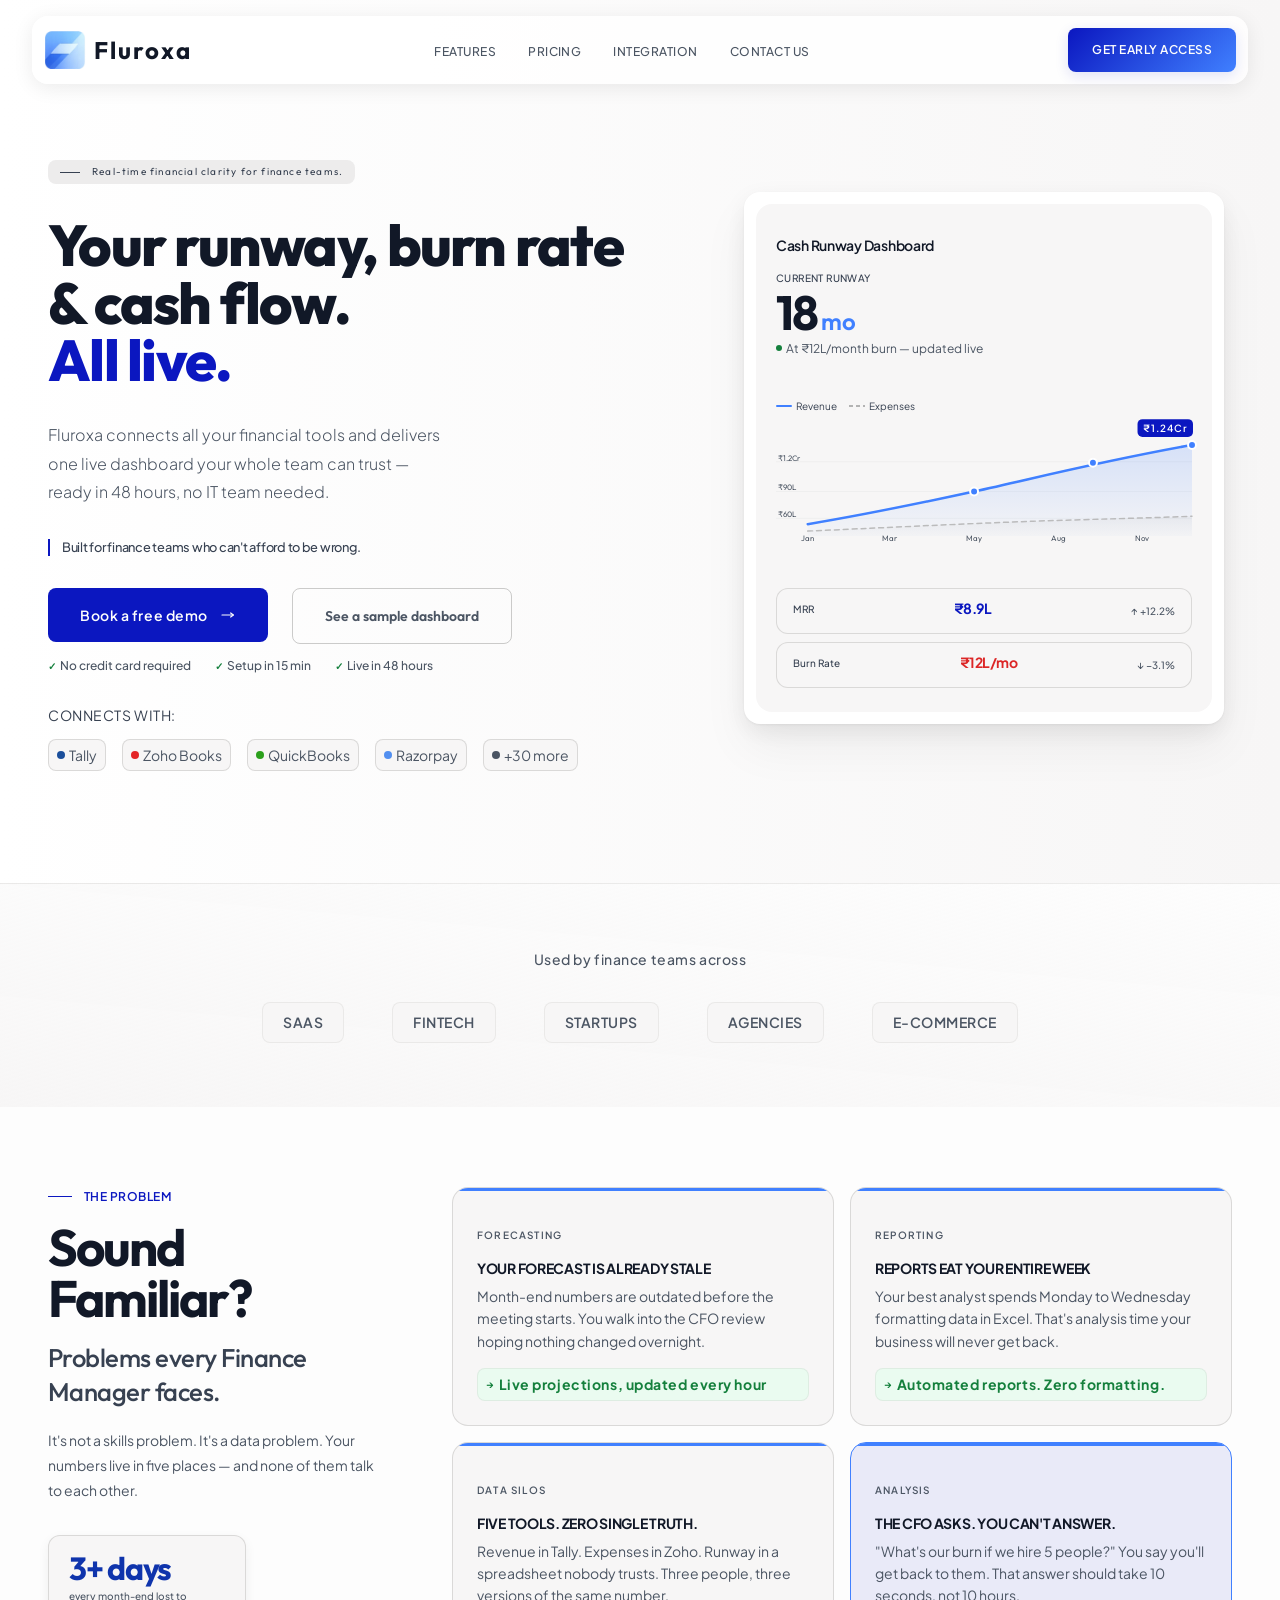
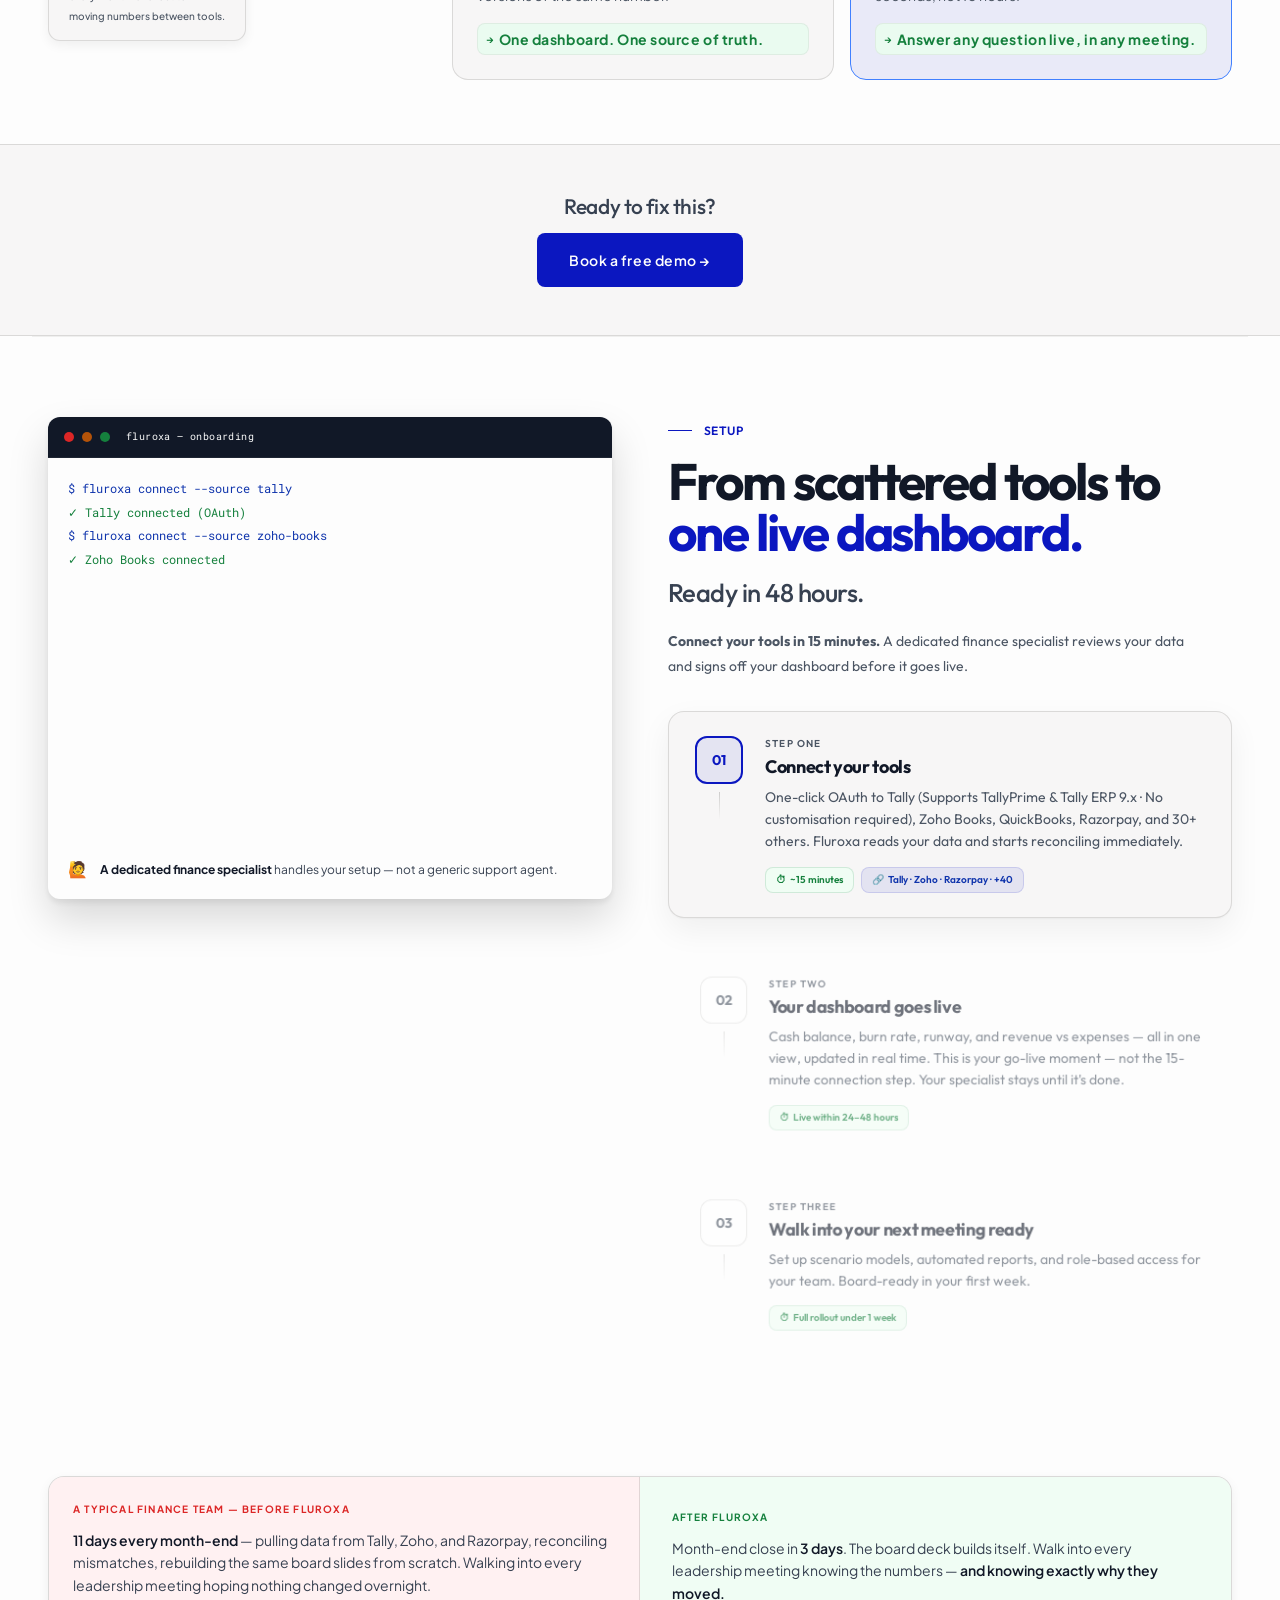
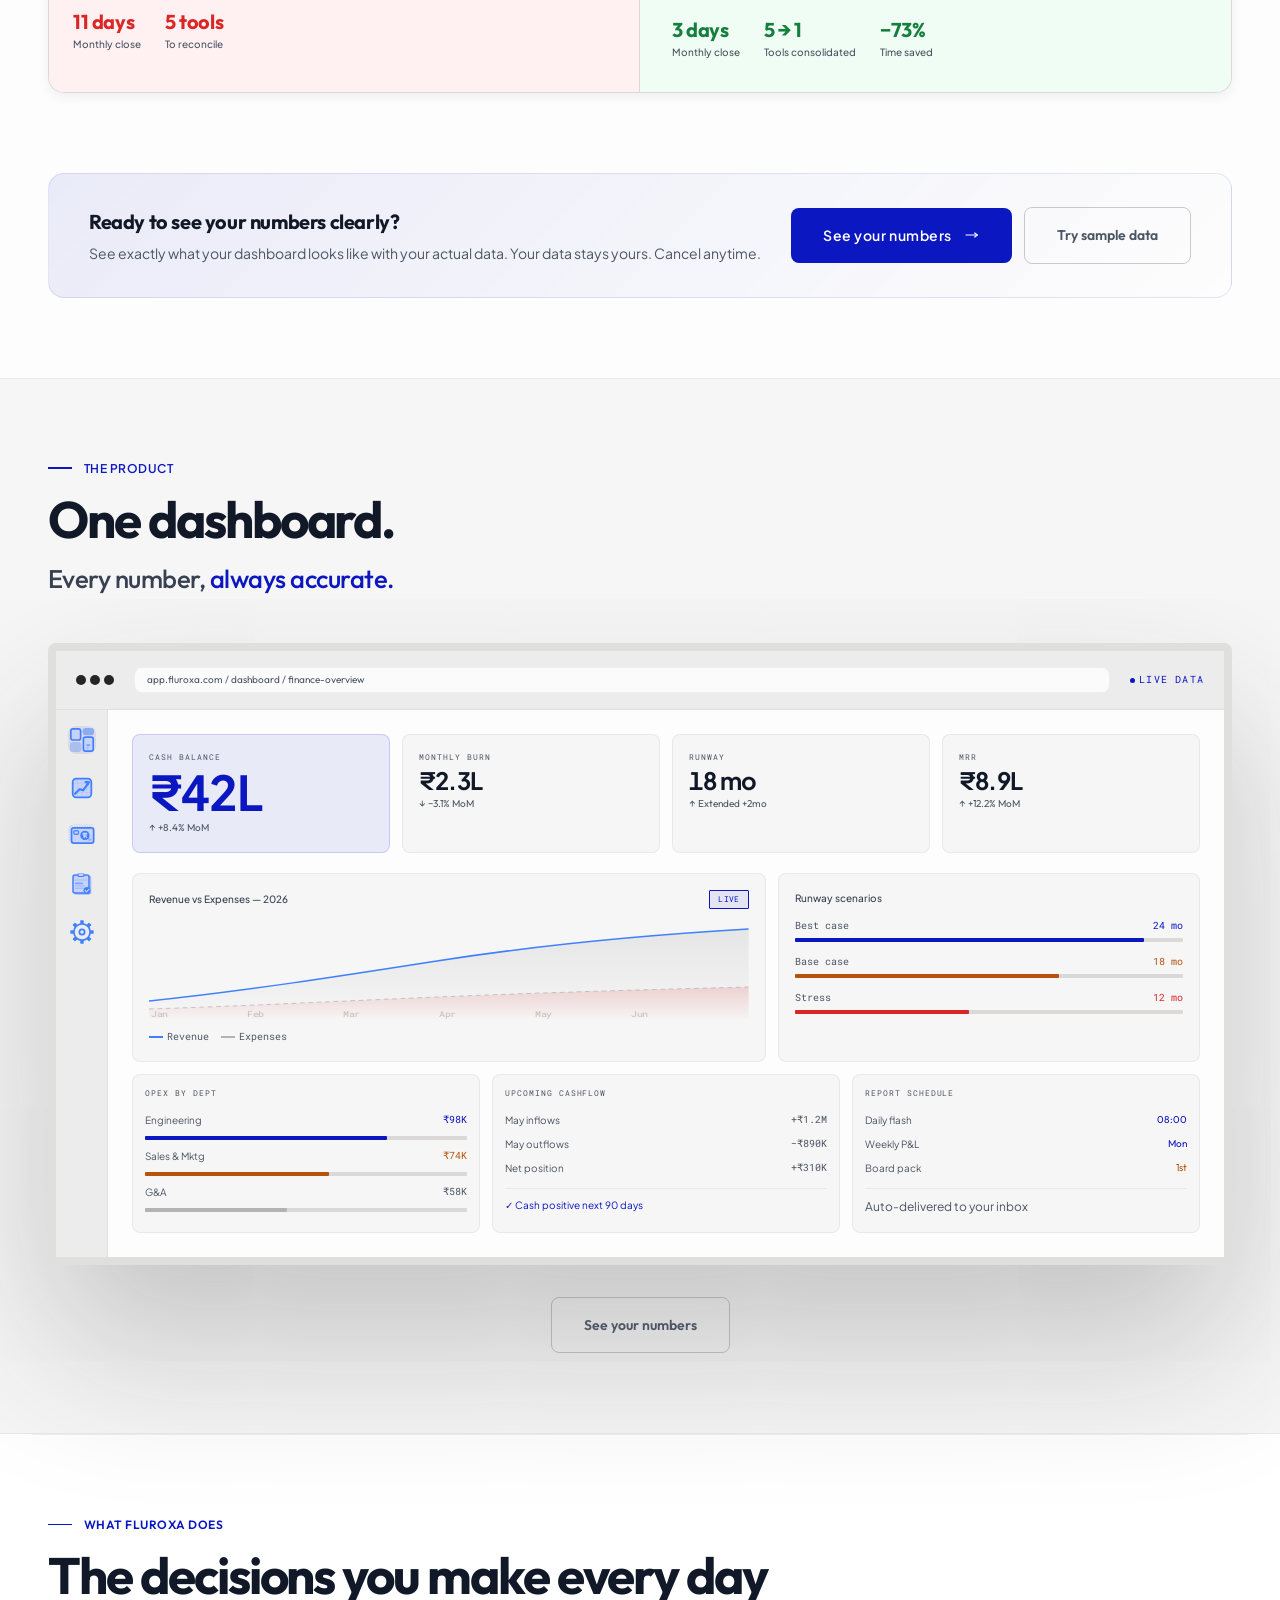
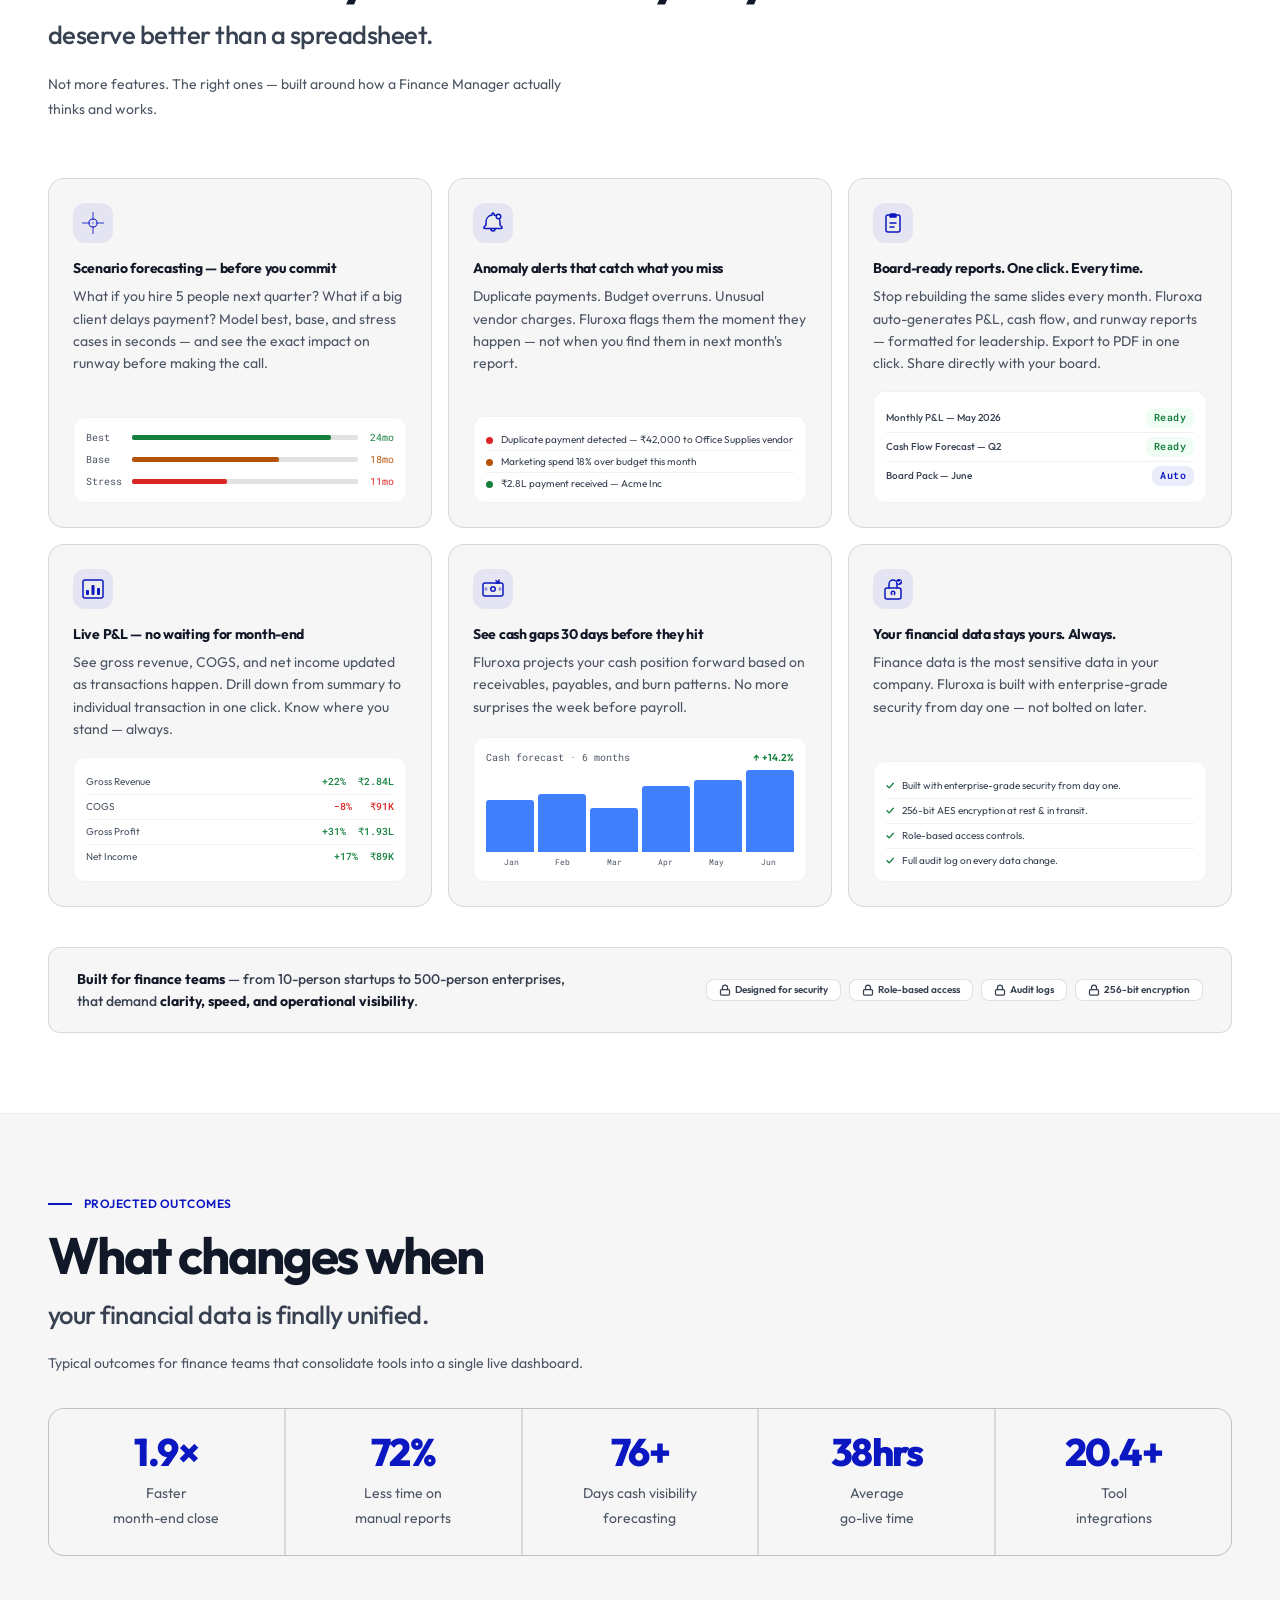
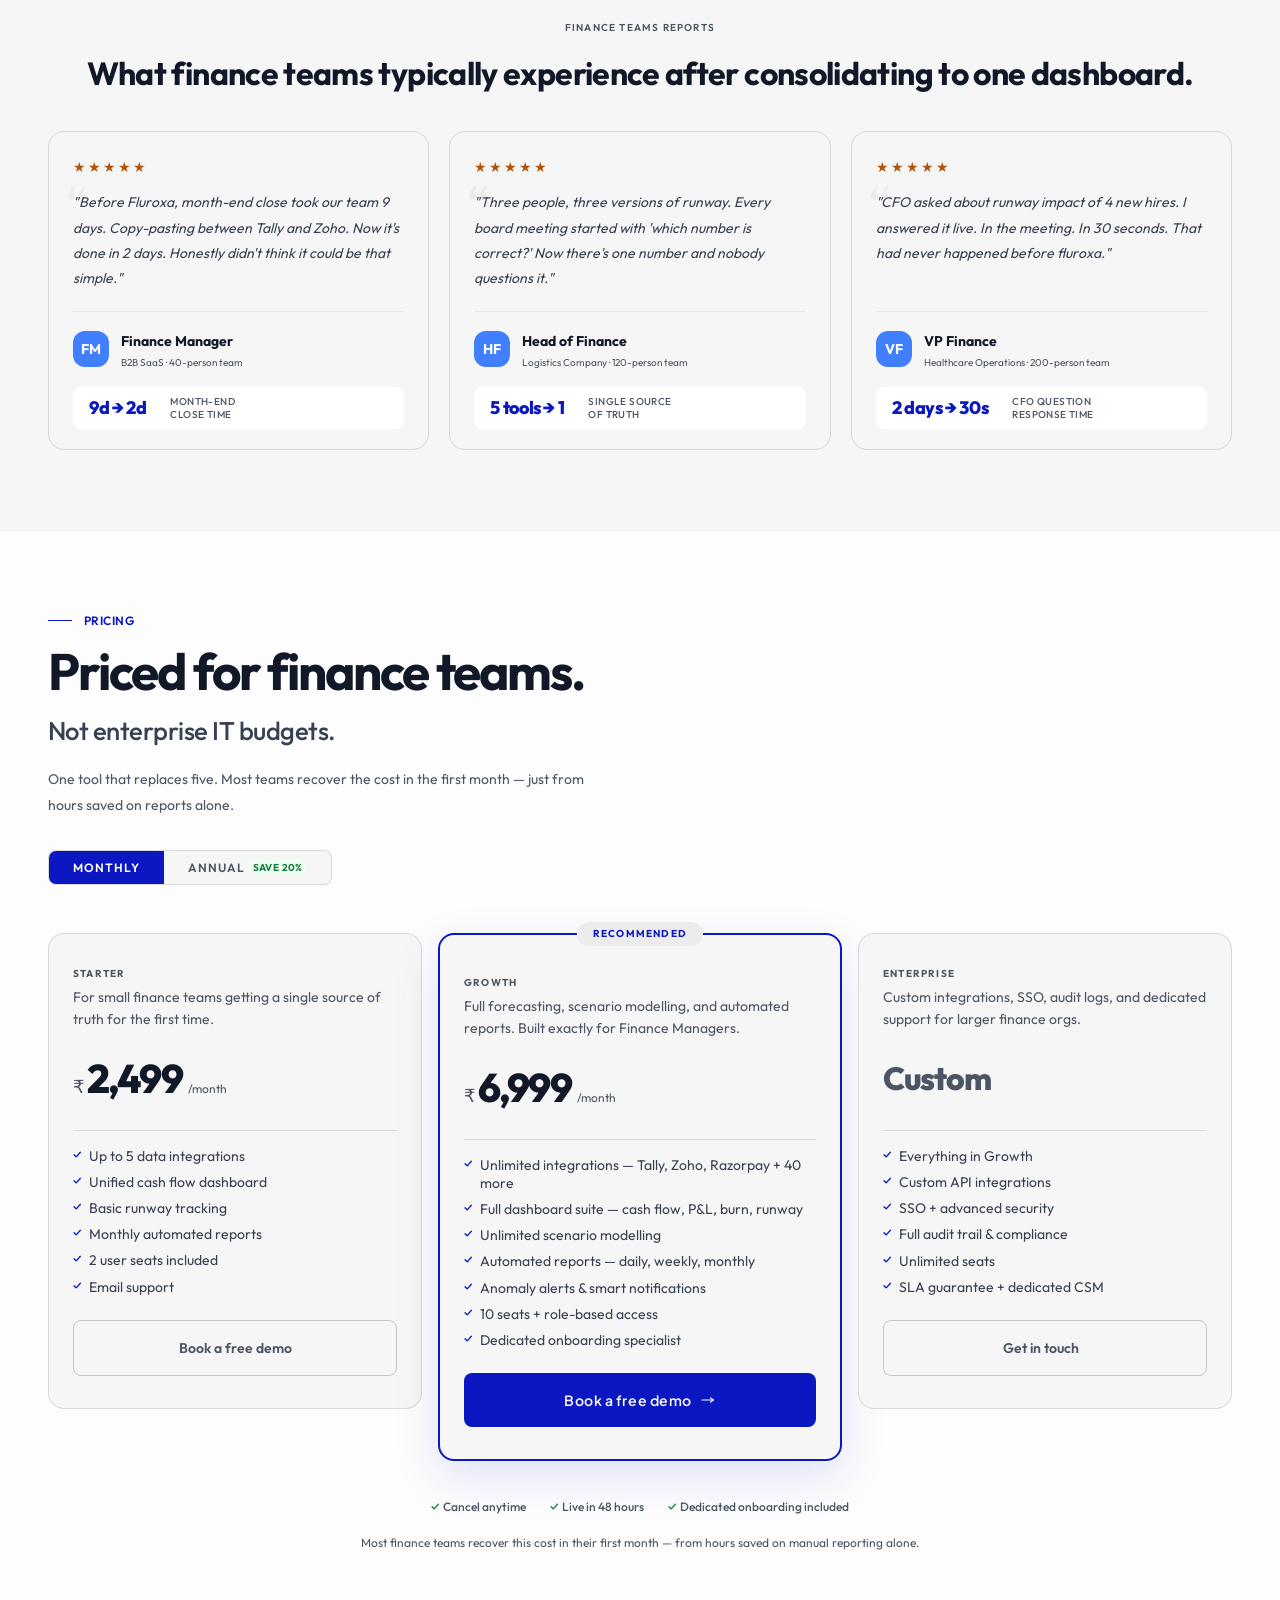
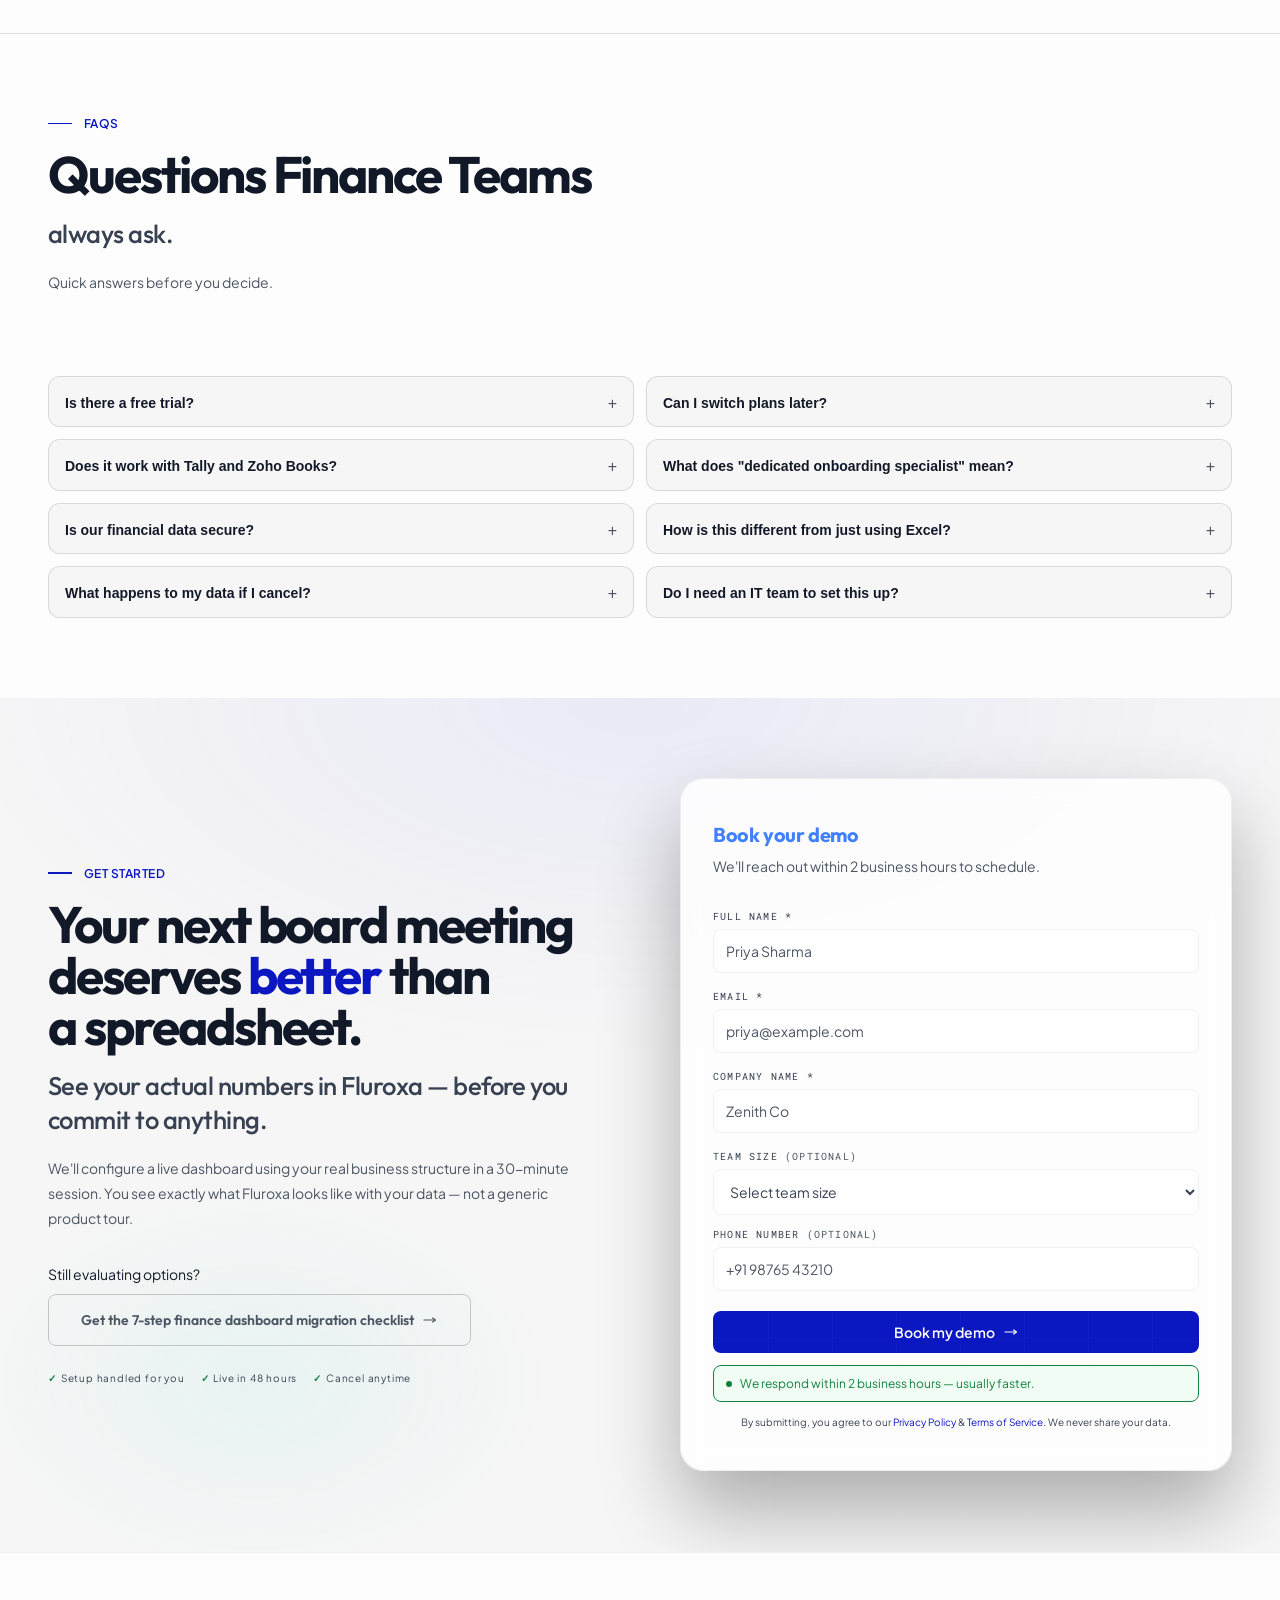
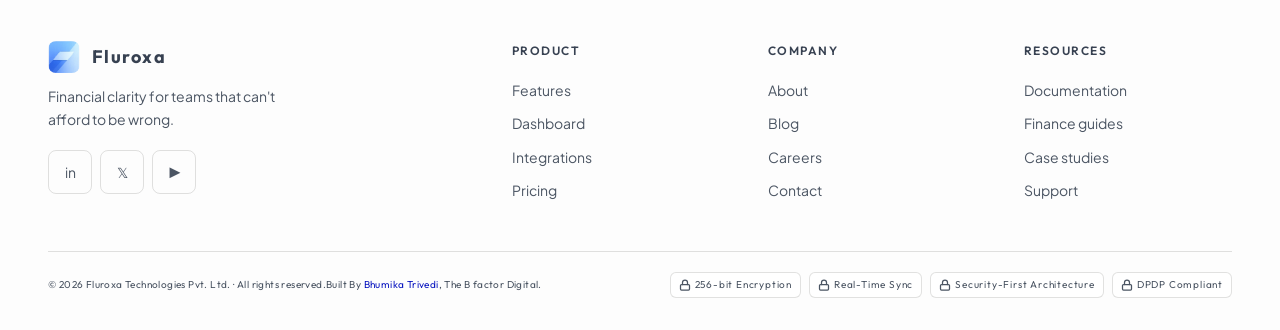
<file: index.html>
<!doctype html>
<html lang="en">
  <head>
    <meta charset="UTF-8" />
    <meta name="viewport" content="width=device-width, initial-scale=1.0" />
    <meta
      name="description"
      content="Get real-time financial clarity. Fluroxa connects your financial data across tools in 15 minutes for live dashboards, runway analysis, and forecasting."
    />
    <title>
      Fluroxa | Live Finance Dashboard for CFOs in India — Cash Flow & Runway
    </title>
    <link rel="icon" type="image/x-icon" href="images/favicon.ico" />

    <!-- Open Graph Tags Go Here -->
    <meta
      property="og:title"
      content="Fluroxa | Live Finance Dashboard for CFOs in India — Cash Flow & Runway"
    />
    <meta property="og:type" content="website" />
    <meta property="og:url" content="https://vkdesigner09.github.io/Fluroxa/" />
    <meta
      property="og:description"
      content="Stop wasting days wrangling data across Tally, Zoho, and spreadsheets. Connect your tools in 15 minutes and get one live, trusted dashboard for cash runway, burn, and forecasting."
    />

    <!-- FIX: Ensure this is a direct link to your image file -->
    <meta
      property="og:image"
      content="https://raw.githubusercontent.com/vkdesigner09/Fluroxa/main/homepage.jpg"
    />
    <meta property="og:image:width" content="1200" />
    <meta property="og:image:height" content="630" />

    <meta property="og:site_name" content="Fluroxa" />
    <meta property="og:locale" content="en_IN" />

    <!-- Optional Twitter Card Fallbacks -->
    <meta name="twitter:card" content="summary_large_image" />
    <meta
      name="twitter:title"
      content="Fluroxa | Live Finance Dashboard for CFOs in India — Cash Flow & Runway"
    />
    <meta
      name="twitter:description"
      content="Stop wasting days wrangling data across Tally, Zoho, and spreadsheets. Connect your tools in 15 minutes and get one live, trusted dashboard."
    />
    <meta
      name="twitter:image"
      content="https://raw.githubusercontent.com/vkdesigner09/Fluroxa/main/homepage.jpg"
    />
    <!-- Preconnect to speed up DNS and connection handshakes -->
    <link rel="preconnect" href="https://fonts.googleapis.com" />
    <link rel="preconnect" href="https://fonts.gstatic.com" crossorigin />
    <link rel="canonical" href="https://vkdesigner09.github.io/Fluroxa/" />
    <!-- Asynchronously load the fonts without blocking page rendering -->
    <link
      rel="stylesheet"
      href="https://fonts.googleapis.com/css2?family=Outfit:wght@400;500;600;700;800&family=Plus+Jakarta+Sans:wght@300;400;500;600;700&family=Roboto+Mono:wght@400&display=swap"
      media="print"
      onload="this.media = 'all'"
    />

    <!-- Fallback for users who have JavaScript turned off -->
    <noscript>
      <link
        rel="stylesheet"
        href="https://fonts.googleapis.com/css2?family=Outfit:wght@400;500;600;700;800&family=Plus+Jakarta+Sans:wght@300;400;500;600;700&family=Roboto+Mono:wght@400&display=swap"
      />
    </noscript>

    <link rel="stylesheet" href="style.min.css" />
    <link
      rel="preload"
      href="images/icons.svg"
      as="image"
      type="image/svg+xml"
    />
    <script src="script.min.js" defer></script>
  </head>
  <body>
    <a class="skip-link" href="#main-content">Skip to main content</a>
    <!-- Nav bar start here-->
    <header class="nav-wrapper">
      <div class="container">
        <nav aria-label="Primary navigation">
          <div class="nav-inner">
            <a class="nav-logo" href="index.html">
              <img
                src="images/logo.webp"
                alt="Fluroxa logo"
                width="42"
                height="38"
                fetchpriority="high"
              />

              <span>Fluroxa</span>
            </a>
            <button
              class="nav-toggle"
              aria-expanded="false"
              type="button"
              aria-controls="navMenu"
              aria-label="Open navigation menu"
            >
              <span></span>
              <span></span>
              <span></span>
            </button>
            <div class="nav-menu" id="navMenu">
              <ul class="nav-center">
                <li><a href="#features">Features</a></li>
                <li><a href="#pricing">Pricing</a></li>
                <li><a href="#integration">Integration</a></li>
                <li>
                  <a href="mailto:thebfactordigital@gmail.com">Contact Us</a>
                </li>
              </ul>
              <a href="#lead-form" class="nav-cta"
                ><span>Get Early Access</span></a
              >
            </div>
          </div>
        </nav>
      </div>
    </header>
    <!-- Nav bar ends here-->

    <main id="main-content">
      <!-- Hero start here-->
      <section class="herosec" id="hero" aria-labelledby="hero-heading">
        <div class="container">
          <div class="hero">
            <div class="hero-left">
              <p class="hero-counter">
                <span>Real-time financial clarity for finance teams.</span>
              </p>

              <h1 class="hero-h1" id="hero-heading">
                Your runway, burn rate & cash flow. <br /><span class="cl-blue"
                  >All live.</span
                >
              </h1>

              <p class="hero-sub">
                Fluroxa connects all your financial tools and delivers one live
                dashboard your whole team can trust — ready in 48 hours, no IT
                team needed.
              </p>

              <!-- Trust line-->
              <p class="hero-trust-line">
                Built for finance teams who can't afford to be wrong.
              </p>

              <!-- CTA -->

              <div class="hero-cta-row">
                <div class="btn1">
                  <a href="#lead-form" class="btn-primary">
                    <span>Book a free demo </span>
                    <svg
                      class="icon icon-sm btn-arrow"
                      aria-hidden="true"
                      focusable="false"
                    >
                      <use href="images/icons.svg#icon-arrow"></use>
                    </svg>
                  </a>
                </div>
                <div class="btn2">
                  <a href="#dashboard" class="btn-ghost">
                    <span>See a sample dashboard</span>
                  </a>
                </div>
              </div>
              <!-- Trust Bar-->
              <ul class="trust-bar" role="list" aria-label="Key benefits">
                <li class="pr-trust-item">No credit card required</li>
                <li class="pr-trust-item">Setup in 15 min</li>
                <li class="pr-trust-item">Live in 48 hours</li>
              </ul>

              <!-- software list -->
              <div class="hero-integrations">
                <span class="integrations-label" id="integrations-label"
                  >Connects with:</span
                >

                <ul
                  class="integrations-list"
                  role="list"
                  aria-labelledby="integrations-label"
                >
                  <li class="integration-item">
                    <span class="integration-icon" aria-hidden="true">
                      <span class="integration-dot"></span>
                    </span>
                    <span class="integration-name">Tally</span>
                  </li>
                  <li class="integration-item">
                    <span class="integration-icon" aria-hidden="true">
                      <span class="integration-dot"></span>
                    </span>
                    <span class="integration-name">Zoho Books</span>
                  </li>
                  <li class="integration-item">
                    <span class="integration-icon" aria-hidden="true">
                      <span class="integration-dot"></span>
                    </span>
                    <span class="integration-name">QuickBooks</span>
                  </li>
                  <li class="integration-item">
                    <span class="integration-icon" aria-hidden="true">
                      <span class="integration-dot"></span>
                    </span>
                    <span class="integration-name">Razorpay</span>
                  </li>
                  <li class="integration-item">
                    <span class="integration-icon" aria-hidden="true">
                      <span class="integration-dot"></span>
                    </span>
                    <span class="integration-name">+30 more</span>
                  </li>
                </ul>
              </div>
            </div>

            <!-- Right Visuals Block-->
            <div class="hero-right">
              <div class="fr-root">
                <div class="fr-card">
                  <!-- Header -->
                  <div class="fr-card-inner">
                    <div class="fr-header">
                      <div class="fr-top-left">
                        <span class="fr-header-title"
                          >Cash Runway Dashboard</span
                        >

                        <!-- Runway hero stat -->
                        <div class="fr-runway">
                          <div class="fr-runway-label">Current Runway</div>
                          <div class="fr-runway-val">
                            <span
                              class="fr-runway-num"
                              id="runwayNum"
                              aria-live="off"
                              >18</span
                            >
                            <span class="fr-runway-unit">mo</span>
                          </div>
                          <div class="fr-runway-sub">
                            <span class="fr-live-dot"></span>
                            At ₹12L/month burn — updated live
                          </div>
                        </div>
                      </div>
                    </div>

                    <!-- Chart -->
                    <div class="fr-chart-wrap">
                      <div class="fr-chart-legend">
                        <div class="fr-legend-item">
                          <div class="fr-legend-line bg-blue-c-data"></div>
                          Revenue
                        </div>
                        <div class="fr-legend-item">
                          <div class="fr-legend-dashed"></div>
                          Expenses
                        </div>
                      </div>

                      <!-- EXISTING SVG — shown above 492px -->
                      <svg
                        class="fr-chart-svg fr-chart-desktop"
                        viewBox="0 0 420 105"
                        width="420"
                        height="105"
                        preserveAspectRatio="xMidYMid meet"
                        aria-hidden="true"
                        focusable="false"
                      >
                        <defs>
                          <linearGradient
                            id="revAreaLight"
                            x1="0"
                            y1="0"
                            x2="0"
                            y2="1"
                          >
                            <stop
                              offset="0%"
                              stop-color="var(--chart-primary)"
                              stop-opacity="0.18"
                            />
                            <stop
                              offset="100%"
                              stop-color="var(--chart-primary)"
                              stop-opacity="0.02"
                            />
                          </linearGradient>
                          <linearGradient
                            id="expAreaLight"
                            x1="0"
                            y1="0"
                            x2="0"
                            y2="1"
                          >
                            <stop
                              offset="0%"
                              stop-color="var(--chart-secondary)"
                              stop-opacity="0.12"
                            />
                            <stop
                              offset="100%"
                              stop-color="var(--chart-secondary)"
                              stop-opacity="0.01"
                            />
                          </linearGradient>
                        </defs>

                        <!-- Subtle grid -->
                        <line
                          x1="0"
                          y1="25"
                          x2="420"
                          y2="25"
                          stroke="#efefef"
                          stroke-width="1"
                        />
                        <line
                          x1="0"
                          y1="55"
                          x2="420"
                          y2="55"
                          stroke="#efefef"
                          stroke-width="1"
                        />
                        <line
                          x1="0"
                          y1="82"
                          x2="420"
                          y2="82"
                          stroke="#efefef"
                          stroke-width="1"
                        />

                        <!-- Y labels -->
                        <text
                          x="2"
                          y="24"
                          fill="var(--text-muted)"
                          font-size="8"
                          font-family="var(--font-display)"
                        >
                          ₹1.2Cr
                        </text>
                        <text
                          x="2"
                          y="54"
                          fill="var(--text-muted)"
                          font-size="8"
                          font-family="var(--font-display)"
                        >
                          ₹90L
                        </text>
                        <text
                          x="2"
                          y="81"
                          fill="var(--text-muted)"
                          font-size="8"
                          font-family="var(--font-display)"
                        >
                          ₹60L
                        </text>

                        <!-- Revenue area -->
                        <path
                          d="M32,88 C80,80 140,68 200,55 C260,42 320,26 420,8 L420,100 L32,100 Z"
                          fill="url(#revAreaLight)"
                        />

                        <!-- Revenue line -->
                        <path
                          id="revPath"
                          d="M32,88 C80,80 140,68 200,55 C260,42 320,26 420,8"
                          fill="none"
                          stroke="var(--chart-primary)"
                          stroke-width="2.5"
                          stroke-linecap="round"
                          stroke-dasharray="500"
                          stroke-dashoffset="500"
                        />

                        <!-- Expense area -->
                        <path
                          d="M32,95 C100,92 180,88 260,85 C320,83 370,82 420,80 L420,100 L32,100 Z"
                          fill="url(#expAreaLight)"
                        />

                        <!-- Expense dashed line -->
                        <path
                          id="expPath"
                          d="M32,95 C100,92 180,88 260,85 C320,83 370,82 420,80"
                          fill="none"
                          stroke="var(--chart-secondary)"
                          stroke-width="1.5"
                          stroke-dasharray="5 4"
                          stroke-linecap="round"
                          stroke-dashoffset="300"
                          opacity="0.85"
                        />

                        <!-- Revenue data dots -->
                        <circle
                          id="dot1"
                          cx="200"
                          cy="55"
                          r="0"
                          fill="var(--chart-primary)"
                          stroke="#fff"
                          stroke-width="2"
                        />
                        <circle
                          id="dot2"
                          cx="320"
                          cy="26"
                          r="0"
                          fill="var(--chart-primary)"
                          stroke="#fff"
                          stroke-width="2"
                        />
                        <circle
                          id="dot3"
                          cx="420"
                          cy="8"
                          r="0"
                          fill="var(--chart-primary)"
                          stroke="#fff"
                          stroke-width="2"
                        />

                        <!-- Tooltip on latest dot -->
                        <g id="tooltip" opacity="0">
                          <rect
                            x="365"
                            y="-18"
                            width="56"
                            height="18"
                            rx="5"
                            fill="#0b17c0"
                          />
                          <text
                            x="393"
                            y="-5"
                            fill="#fff"
                            font-size="10"
                            font-family="var(--f-serif)"
                            font-weight="600"
                            text-anchor="middle"
                            letter-spacing="1px"
                            class="amount"
                          >
                            ₹1.24Cr
                          </text>
                        </g>
                        <!-- X-axis months -->
                        <text
                          x="32"
                          y="105"
                          fill="var(--text-muted)"
                          font-size="8"
                          font-family="var(--font-display)"
                          text-anchor="middle"
                        >
                          Jan
                        </text>
                        <text
                          x="115"
                          y="105"
                          fill="var(--text-muted)"
                          font-size="8"
                          font-family="var(--font-display)"
                          text-anchor="middle"
                        >
                          Mar
                        </text>
                        <text
                          x="200"
                          y="105"
                          fill="var(--text-muted)"
                          font-size="8"
                          font-family="var(--font-display)"
                          text-anchor="middle"
                        >
                          May
                        </text>
                        <text
                          x="285"
                          y="105"
                          fill="var(--text-muted)"
                          font-size="8"
                          font-family="var(--font-display)"
                          text-anchor="middle"
                        >
                          Aug
                        </text>
                        <text
                          x="370"
                          y="105"
                          fill="var(--text-muted)"
                          font-size="8"
                          font-family="var(--font-display)"
                          text-anchor="middle"
                        >
                          Nov
                        </text>
                      </svg>

                      <p class="sr-only">
                        Revenue is steadily increasing over 18 months while
                        expenses remain stable, showing a positive growth trend.
                      </p>
                    </div>

                    <!-- Mobile Stats -->
                    <div class="fr-mobile-stats">
                      <div class="fms-trend">
                        <div class="fms-trend-left">
                          <div class="fms-label">Revenue trend</div>
                          <div class="fms-value fms-value-success">
                            ↑ ₹1.24Cr
                          </div>
                        </div>
                        <div class="fms-trend-right">
                          <div class="fms-label fms-label-right">
                            vs last month
                          </div>
                          <div
                            class="fms-value fms-value-success fms-value-right"
                          >
                            +14.2%
                          </div>
                        </div>
                      </div>

                      <div class="fms-bars">
                        <div class="fms-bar-row">
                          <div class="fms-bar-meta">
                            <span class="fms-bar-label">Expenses</span>
                            <span class="fms-bar-amount fms-bar-amount-muted"
                              >₹12L / mo</span
                            >
                          </div>
                          <div class="fms-track">
                            <div class="fms-fill fms-fill-expenses"></div>
                          </div>
                        </div>
                        <div class="fms-bar-row">
                          <div class="fms-bar-meta">
                            <span class="fms-bar-label">Revenue</span>
                            <span class="fms-bar-amount fms-bar-amount-blue"
                              >₹1.24Cr / mo</span
                            >
                          </div>
                          <div class="fms-track">
                            <div class="fms-fill fms-fill-revenue"></div>
                          </div>
                        </div>
                      </div>
                    </div>

                    <!-- Stats row -->
                    <div class="fr-stats">
                      <article class="fr-stat">
                        <div class="fr-stat-label">MRR</div>
                        <div class="fr-stat-val cl-blue">₹8.9L</div>
                        <div class="fr-stat-sub cl-gray">↑ +12.2%</div>
                      </article>
                      <article class="fr-stat">
                        <div class="fr-stat-label">Burn Rate</div>
                        <div class="fr-stat-val cl-red-data">₹12L/mo</div>
                        <div class="fr-stat-sub cl-gray">↓ −3.1%</div>
                      </article>
                    </div>
                  </div>
                </div>
                <!-- /.fr-card -->
              </div>
            </div>
          </div>
        </div>
      </section>
      <!-- Hero ends here-->
      <!-- Logo Strip Stars here-->
      <section class="logo-reveal reveal rd3" aria-label="Industries we serve">
        <div class="container">
          <div class="logo-strip">
            <p class="ls-label">Used by finance teams across</p>
            <ul class="ls-logos">
              <li class="ls-logo">SaaS</li>
              <li class="ls-logo">Fintech</li>
              <li class="ls-logo">Startups</li>
              <li class="ls-logo">Agencies</li>
              <li class="ls-logo">E-commerce</li>
            </ul>
          </div>
        </div>
      </section>
      <!-- Logo Strip Ends here-->

      <!-- Pain cards starts here-->
      <section
        class="pain-cards reveal rd4"
        id="problem"
        aria-labelledby="problem-heading"
      >
        <div class="container">
          <!-- Main layout -->
          <div class="ps-layout">
            <!-- LEFT: sticky headline -->

            <div class="ps-left reveal">
              <header class="ps-header">
                <!-- Eyebrow -->

                <p class="sec-eyebrow reveal" aria-hidden="true">The Problem</p>
                <h2 class="sec-headline rd1" id="problem-heading">
                  Sound Familiar?
                  <span class="sec-subline"
                    >Problems every Finance Manager faces.</span
                  >
                </h2>
              </header>
              <p class="sec-sub rd2 no-w-md">
                It's not a skills problem. It's a data problem. Your numbers
                live in five places — and none of them talk to each other.
              </p>
              <div class="ps-stat rd3">
                <span class="ps-stat-num">3+ days</span>
                <p class="ps-stat-label">every month-end lost to</p>
                <p class="ps-stat-label">moving numbers between tools.</p>
              </div>
            </div>

            <!-- RIGHT: 2×2 pain grid -->
            <div class="ps-grid reveal rd2">
              <!-- Card 1 -->
              <div class="pain-card rd1">
                <p class="pc-tag">Forecasting</p>

                <h3 class="pc-h">Your forecast is already stale</h3>
                <p class="pc-b">
                  Month-end numbers are outdated before the meeting starts. You
                  walk into the CFO review hoping nothing changed overnight.
                </p>
                <p class="pc-res">Live projections, updated every hour</p>
              </div>

              <!-- Card 2 -->
              <div class="pain-card rd2">
                <p class="pc-tag">Reporting</p>

                <h3 class="pc-h">Reports eat your entire week</h3>
                <p class="pc-b">
                  Your best analyst spends Monday to Wednesday formatting data
                  in Excel. That's analysis time your business will never get
                  back.
                </p>
                <p class="pc-res">Automated reports. Zero formatting.</p>
              </div>

              <!-- Card 3 -->
              <div class="pain-card rd3">
                <p class="pc-tag">Data Silos</p>

                <h3 class="pc-h">Five tools. Zero single truth.</h3>
                <p class="pc-b">
                  Revenue in Tally. Expenses in Zoho. Runway in a spreadsheet
                  nobody trusts. Three people, three versions of the same
                  number.
                </p>
                <p class="pc-res">One dashboard. One source of truth.</p>
              </div>

              <!-- Card 4 -->
              <div class="pain-card rd4">
                <p class="pc-tag">Analysis</p>

                <h3 class="pc-h">The CFO asks. You can't answer.</h3>
                <p class="pc-b">
                  "What's our burn if we hire 5 people?" You say you'll get back
                  to them. That answer should take 10 seconds, not 10 hours.
                </p>
                <p class="pc-res">Answer any question live, in any meeting.</p>
              </div>
            </div>
          </div>
        </div>
      </section>
      <!-- Pain cards ends here-->

      <section class="bk-cta">
        <div class="container">
          <!-- After pain cards section, before How It Works -->
          <div class="intent-capture">
            <p>Ready to fix this?</p>
            <a href="#lead-form" class="btn-primary">Book a free demo →</a>
          </div>
        </div>
      </section>

      <!-- How it works starts here-->
      <section
        class="howwrk-section reveal rd5"
        id="integration"
        aria-labelledby="integration-heading"
      >
        <div class="container">
          <div class="hiw">
            <!-- Header -->

            <!-- Main layout -->
            <div class="hiw-layout">
              <!-- LEFT: Terminal -->
              <div class="hiw-left">
                <aside class="terminal">
                  <div class="term-bar">
                    <div class="term-dot bg-red-data"></div>
                    <div class="term-dot bg-amber"></div>
                    <div class="term-dot bg-green"></div>
                    <span class="term-title">fluroxa — onboarding</span>
                  </div>
                  <!-- Accessible summary -->
                  <p class="sr-only">
                    Fluroxa automatically connects with accounting tools like
                    Tally ,Zoho Books, and +30 more, syncs transaction data,
                    reconciles records, and generates live dashboards within 48
                    hours.
                  </p>
                  <div class="term-body" id="termBody" aria-hidden="true">
                    <!-- Lines injected by JS -->
                  </div>

                  <div class="term-progress-wrap">
                    <div class="term-progress-fill" id="termProgress"></div>
                  </div>

                  <div class="term-footer">
                    <span class="ft-18" aria-hidden="true">🙋</span>
                    <div class="term-footer-text">
                      <strong>A dedicated finance specialist</strong> handles
                      your setup — not a generic support agent.
                    </div>
                  </div>
                </aside>
              </div>
              <!-- RIGHT: 3 Steps -->
              <div class="hiw-right">
                <div class="steps" id="steps">
                  <header class="hiw-header">
                    <!-- Eyebrow -->

                    <p class="sec-eyebrow reveal" aria-hidden="true">Setup</p>
                    <h2
                      class="sec-headline reveal rd1"
                      id="integration-heading"
                    >
                      From scattered tools to
                      <span class="cl-blue">one live dashboard.</span>
                      <span class="sec-subline">Ready in 48 hours.</span>
                    </h2>
                  </header>

                  <p class="sec-sub no-w-md reveal rd2">
                    <strong>Connect your tools in 15 minutes.</strong> A
                    dedicated finance specialist reviews your data and signs off
                    your dashboard before it goes live.
                  </p>

                  <div class="step" id="step1">
                    <div class="step-num-col">
                      <span class="step-num" aria-hidden="true">01</span>
                      <div class="step-connector"></div>
                    </div>
                    <div class="step-content">
                      <p class="step-eyebrow">Step one</p>
                      <h3 class="step-title">Connect your tools</h3>
                      <p class="step-body">
                        One-click OAuth to Tally (Supports TallyPrime & Tally
                        ERP 9.x · No customisation required), Zoho Books,
                        QuickBooks, Razorpay, and 30+ others. Fluroxa reads your
                        data and starts reconciling immediately.
                      </p>
                      <span class="step-pill">~15 minutes</span>
                      <span class="step-pill tool"
                        >Tally · Zoho · Razorpay · +40</span
                      >
                    </div>
                  </div>

                  <div class="step" id="step2">
                    <div class="step-num-col">
                      <span class="step-num" aria-hidden="true">02</span>
                      <div class="step-connector"></div>
                    </div>
                    <div class="step-content">
                      <p class="step-eyebrow">Step two</p>
                      <h3 class="step-title">Your dashboard goes live</h3>
                      <p class="step-body">
                        Cash balance, burn rate, runway, and revenue vs expenses
                        — all in one view, updated in real time. This is your
                        go-live moment — not the 15-minute connection step. Your
                        specialist stays until it's done.
                      </p>
                      <span class="step-pill">Live within 24–48 hours</span>
                    </div>
                  </div>

                  <div class="step" id="step3">
                    <div class="step-num-col">
                      <span class="step-num" aria-hidden="true">03</span>
                      <div class="step-connector"></div>
                    </div>
                    <div class="step-content">
                      <p class="step-eyebrow">Step three</p>
                      <h3 class="step-title">
                        Walk into your next meeting ready
                      </h3>
                      <p class="step-body">
                        Set up scenario models, automated reports, and
                        role-based access for your team. Board-ready in your
                        first week.
                      </p>
                      <span class="step-pill">Full rollout under 1 week</span>
                    </div>
                  </div>
                </div>
              </div>
            </div>
          </div>
        </div>
      </section>
      <!-- How it works ends here-->

      <!-- Story bar start here-->
      <section
        class="story-section reveal rd5"
        id="story"
        aria-labelledby="story-heading"
      >
        <h2 id="story-heading" class="sr-only">Before and after Fluroxa</h2>
        <div class="container">
          <div class="wrapperdash-md">
            <div class="story-bar reveal rd1">
              <div class="story-before">
                <p class="story-tag before-tag">
                  A typical finance team — before Fluroxa
                </p>
                <p class="story-text">
                  <strong>11 days every month-end</strong> — pulling data from
                  Tally, Zoho, and Razorpay, reconciling mismatches, rebuilding
                  the same board slides from scratch. Walking into every
                  leadership meeting hoping nothing changed overnight.
                </p>
                <div class="story-metrics">
                  <div class="sm-item">
                    <p class="sm-val">11 days</p>
                    <p class="sm-label">Monthly close</p>
                  </div>
                  <div class="sm-item">
                    <p class="sm-val">5 tools</p>
                    <p class="sm-label">To reconcile</p>
                  </div>
                </div>
              </div>

              <div class="story-after">
                <div class="story-tag after-tag">After Fluroxa</div>
                <p class="story-text">
                  Month-end close in <strong>3 days</strong>. The board deck
                  builds itself. Walk into every leadership meeting knowing the
                  numbers —
                  <strong>and knowing exactly why they moved.</strong>
                </p>
                <div class="story-metrics">
                  <div class="sm-item">
                    <p class="sm-val">3 days</p>
                    <p class="sm-label">Monthly close</p>
                  </div>
                  <div class="sm-item">
                    <p class="sm-val">5 → 1</p>
                    <p class="sm-label">Tools consolidated</p>
                  </div>
                  <div class="sm-item">
                    <p class="sm-val">−73%</p>
                    <p class="sm-label">Time saved</p>
                  </div>
                </div>
              </div>
            </div>
            <!-- Bottom CTA strip -->
            <div class="hiw-cta reveal">
              <div class="hiw-cta-left">
                <h4 class="hiw-cta-title">
                  Ready to see your numbers clearly?
                </h4>
                <div class="hiw-cta-sub">
                  See exactly what your dashboard looks like with your actual
                  data. Your data stays yours. Cancel anytime.
                </div>
              </div>
              <div class="hiw-cta-right">
                <div class="btn-group">
                  <a href="#lead-form" class="btn-primary">
                    <span>See your numbers</span>
                    <svg class="icon icon-sm btn-arrow" focusable="false">
                      <use href="images/icons.svg#icon-arrow"></use>
                    </svg>
                  </a>

                  <a href="#dashboard" class="btn-ghost">
                    <span>Try sample data</span>
                  </a>
                </div>
              </div>
            </div>
          </div>
        </div>
      </section>
      <!-- Story bar ends here-->

      <!-- Dashboard starts here-->
      <section
        class="db-section reveal rd6"
        id="dashboard"
        aria-labelledby="dashboard-heading"
      >
        <div class="container">
          <div class="wrapperdash">
            <header class="db-header reveal">
              <!-- Eyebrow -->

              <p class="sec-eyebrow reveal" aria-hidden="true">The product</p>
              <h2 class="sec-headline" id="dashboard-heading">
                One dashboard.<span class="sec-subline"
                  >Every number,
                  <span class="cl-blue">always accurate.</span></span
                >
              </h2>
            </header>

            <div class="db-shell reveal">
              <div class="db-titlebar">
                <div class="dots-line" aria-hidden="true">
                  <div class="db-dot bg-dark"></div>
                  <div class="db-dot bg-dark"></div>
                  <div class="db-dot bg-dark"></div>
                </div>
                <div class="db-url">
                  app.fluroxa.com / dashboard / finance-overview
                </div>
                <div class="db-live">LIVE DATA</div>
              </div>
              <div class="dash-block">
                <div class="db-sidebar">
                  <div class="sb-icon active" aria-hidden="true">
                    <img
                      src="images/dashboard-home.svg"
                      alt=""
                      class="icon-lg-1"
                      loading="lazy"
                    />
                  </div>
                  <div class="sb-icon" aria-hidden="true">
                    <img
                      src="images/chart-growth.svg"
                      alt=""
                      class="icon-lg-1"
                      loading="lazy"
                    />
                  </div>
                  <div class="sb-icon" aria-hidden="true">
                    <img
                      src="images/payment-card.svg"
                      alt=""
                      class="icon-lg-2"
                      loading="lazy"
                    />
                  </div>
                  <div class="sb-icon" aria-hidden="true">
                    <img
                      src="images/report-card.svg"
                      alt=""
                      class="icon"
                      loading="lazy"
                    />
                  </div>
                  <div class="sb-icon" aria-hidden="true">
                    <svg class="spec-icon" focusable="false">
                      <use href="images/icons.svg#icon-gear-premium"></use>
                    </svg>
                  </div>
                </div>
                <div class="db-content">
                  <div class="db-kpi-row">
                    <div class="db-kpi">
                      <div class="kpi-label">Cash Balance</div>
                      <div class="kpi-val">₹42L</div>
                      <div class="kpi-delta up">↑ +8.4% MoM</div>
                    </div>
                    <div class="db-kpi">
                      <div class="kpi-label">Monthly Burn</div>
                      <div class="kpi-val">₹2.3L</div>
                      <div class="kpi-delta dn">↓ −3.1% MoM</div>
                    </div>
                    <div class="db-kpi">
                      <div class="kpi-label">Runway</div>
                      <div class="kpi-val cl-blue">18 mo</div>
                      <div class="kpi-delta up">↑ Extended +2mo</div>
                    </div>
                    <div class="db-kpi">
                      <div class="kpi-label">MRR</div>
                      <div class="kpi-val">₹8.9L</div>
                      <div class="kpi-delta up">↑ +12.2% MoM</div>
                    </div>
                  </div>
                  <div class="db-charts-row">
                    <div class="db-chart-block">
                      <div class="chart-head">
                        <span class="chart-title-text"
                          >Revenue vs Expenses — 2026</span
                        ><span class="chart-badge">LIVE</span>
                      </div>
                      <svg
                        class="area-svg"
                        viewBox="0 0 500 100"
                        preserveAspectRatio="none"
                        aria-hidden="true"
                        focusable="false"
                      >
                        <defs>
                          <linearGradient id="g1" x1="0" y1="0" x2="0" y2="1">
                            <stop
                              offset="0%"
                              stop-color="var(--chart-secondary)"
                              stop-opacity="0.25"
                            />
                            <stop
                              offset="100%"
                              stop-color="var(--chart-secondary)"
                              stop-opacity="0"
                            />
                          </linearGradient>
                          <linearGradient id="g2" x1="0" y1="0" x2="0" y2="1">
                            <stop
                              offset="0%"
                              stop-color="var(--status-danger)"
                              stop-opacity="0.15"
                            />
                            <stop
                              offset="100%"
                              stop-color="var(--status-danger)"
                              stop-opacity="0"
                            />
                          </linearGradient>
                        </defs>
                        <path
                          d="M0,80 C80,70 160,55 240,40 C320,25 400,15 500,8 L500,100 L0,100Z"
                          fill="url(#g1)"
                        />
                        <path
                          d="M0,80 C80,70 160,55 240,40 C320,25 400,15 500,8"
                          stroke="var(--chart-primary)"
                          stroke-width="1.5"
                          fill="none"
                        />
                        <path
                          d="M0,88 C80,85 160,80 240,76 C320,72 400,69 500,66 L500,100 L0,100Z"
                          fill="url(#g2)"
                        />
                        <path
                          d="M0,88 C80,85 160,80 240,76 C320,72 400,69 500,66"
                          stroke="var(--chart-secondary)"
                          stroke-width="1"
                          stroke-dasharray="4,3"
                          fill="none"
                          opacity="0.7"
                        />
                        <text
                          x="2"
                          y="96"
                          fill="var(--text-faint)"
                          font-size="8"
                          font-family="var(--font-data)"
                        >
                          Jan
                        </text>
                        <text
                          x="82"
                          y="96"
                          fill="var(--text-faint)"
                          font-size="8"
                          font-family="var(--font-data)"
                        >
                          Feb
                        </text>
                        <text
                          x="162"
                          y="96"
                          fill="var(--text-faint)"
                          font-size="8"
                          font-family="var(--font-data)"
                        >
                          Mar
                        </text>
                        <text
                          x="242"
                          y="96"
                          fill="var(--text-faint)"
                          font-size="8"
                          font-family="var(--font-data)"
                        >
                          Apr
                        </text>
                        <text
                          x="322"
                          y="96"
                          fill="var(--text-faint)"
                          font-size="8"
                          font-family="var(--font-data)"
                        >
                          May
                        </text>
                        <text
                          x="402"
                          y="96"
                          fill="var(--text-faint)"
                          font-size="8"
                          font-family="var(--font-data)"
                        >
                          Jun
                        </text>
                      </svg>

                      <p class="sr-only">
                        Expenses are stable while revenue is increasing,
                        improving profitability over time.
                      </p>
                      <div class="chart-tagline">
                        <span class="c-t-name"
                          ><span class="c-t-line blue"></span>Revenue</span
                        ><span class="c-t-name"
                          ><span class="c-t-line gray"></span>Expenses</span
                        >
                      </div>
                    </div>
                    <div class="db-chart-block">
                      <div class="chart-head">
                        <span class="chart-title-text">Runway scenarios</span>
                      </div>
                      <div class="db-blck-content">
                        <div>
                          <div class="db-c-name">
                            <span>Best case</span
                            ><span class="cl-blue">24 mo</span>
                          </div>
                          <div class="bar-track">
                            <div class="bar-fill bar-1"></div>
                          </div>
                        </div>
                        <div>
                          <div class="db-c-name">
                            <span>Base case</span
                            ><span class="cl-amber">18 mo</span>
                          </div>
                          <div class="bar-track">
                            <div class="bar-fill bar-2"></div>
                          </div>
                        </div>
                        <div>
                          <div class="db-c-name">
                            <span>Stress</span
                            ><span class="cl-red-data">12 mo</span>
                          </div>

                          <div class="bar-track">
                            <div class="bar-fill bar-3"></div>
                          </div>
                        </div>
                      </div>
                    </div>
                  </div>
                  <div class="db-bottom">
                    <div class="db-mini">
                      <div class="mini-label">OpEx by dept</div>
                      <div class="mini-row">
                        <span class="mini-key">Engineering</span
                        ><span class="mini-val cl-blue">₹98K</span>
                      </div>
                      <div class="bar-track">
                        <div class="bar-fill one"></div>
                      </div>
                      <div class="mini-row">
                        <span class="mini-key">Sales & Mktg</span
                        ><span class="mini-val cl-amber">₹74K</span>
                      </div>
                      <div class="bar-track">
                        <div class="bar-fill two"></div>
                      </div>
                      <div class="mini-row">
                        <span class="mini-key">G&A</span
                        ><span class="mini-val cl-gray">₹58K</span>
                      </div>
                      <div class="bar-track">
                        <div class="bar-fill three"></div>
                      </div>
                    </div>
                    <div class="db-mini">
                      <div class="mini-label">Upcoming cashflow</div>
                      <div class="mini-row">
                        <span class="mini-key">May inflows</span
                        ><span class="mini-val cl-gray">+₹1.2M</span>
                      </div>
                      <div class="mini-row">
                        <span class="mini-key">May outflows</span
                        ><span class="mini-val cl-gray">−₹890K</span>
                      </div>
                      <div class="mini-row">
                        <span class="mini-key">Net position</span
                        ><span class="mini-val cl-gray">+₹310K</span>
                      </div>
                      <div class="mini-text">✓ Cash positive next 90 days</div>
                    </div>
                    <div class="db-mini">
                      <div class="mini-label">Report schedule</div>
                      <div class="mini-row">
                        <span class="mini-key">Daily flash</span
                        ><span class="mini-val val1">08:00</span>
                      </div>
                      <div class="mini-row">
                        <span class="mini-key">Weekly P&L</span
                        ><span class="mini-val val1">Mon</span>
                      </div>
                      <div class="mini-row">
                        <span class="mini-key">Board pack</span
                        ><span class="mini-val val2">1st</span>
                      </div>
                      <div class="mini-textline">
                        Auto-delivered to your inbox
                      </div>
                    </div>
                  </div>
                </div>
              </div>
            </div>
            <div class="db-cta reveal">
              <a href="#lead-form" class="btn-ghost"> See your numbers </a>
            </div>
          </div>
        </div>
      </section>
      <!-- Dashboard ends here-->

      <!-- Features starts here-->
      <section
        class="features"
        id="features"
        aria-labelledby="features-heading"
      >
        <div class="container">
          <div class="fs">
            <!-- Header -->
            <header class="fs-header">
              <!-- Eyebrow -->

              <p class="sec-eyebrow reveal" aria-hidden="true">
                What Fluroxa does
              </p>
              <h2 class="sec-headline reveal rd1" id="features-heading">
                The decisions you make every day
                <span class="sec-subline"
                  >deserve better than a spreadsheet.</span
                >
              </h2>
              <p class="sec-sub no-w-md reveal rd2">
                Not more features. The right ones — built around how a Finance
                Manager actually thinks and works.
              </p>
            </header>

            <!-- 2×3 Feature grid -->
            <div class="fs-grid">
              <!-- 1. Scenario Forecasting -->
              <div class="fc rd0" data-reveal>
                <div class="fc-icon ic-blue" aria-hidden="true">
                  <svg class="spec-icon" focusable="false">
                    <use href="images/icons.svg#icon-target-rings"></use>
                  </svg>
                </div>
                <h3 class="fc-title">
                  Scenario forecasting — before you commit
                </h3>
                <p class="fc-body">
                  What if you hire 5 people next quarter? What if a big client
                  delays payment? Model best, base, and stress cases in seconds
                  — and see the exact impact on runway before making the call.
                </p>
                <div class="fc-preview">
                  <div class="sc-row">
                    <span class="sc-label cl-gray">Best</span>
                    <div class="sc-track">
                      <div class="sc-fill bg-green-dim" data-w="88"></div>
                    </div>
                    <span class="sc-val cl-green">24mo</span>
                  </div>
                  <div class="sc-row">
                    <span class="sc-label cl-amber">Base</span>
                    <div class="sc-track">
                      <div class="sc-fill bg-amber-dim" data-w="65"></div>
                    </div>
                    <span class="sc-val cl-amber">18mo</span>
                  </div>
                  <div class="sc-row">
                    <span class="sc-label cl-red-data">Stress</span>
                    <div class="sc-track">
                      <div class="sc-fill bg-red-data" data-w="42"></div>
                    </div>
                    <span class="sc-val cl-red-data">11mo</span>
                  </div>
                </div>
              </div>

              <!-- 2. Anomaly Alerts -->
              <div class="fc rd1" data-reveal>
                <div class="fc-icon ic-blue" aria-hidden="true">
                  <svg class="spec-icon" focusable="false">
                    <use href="images/icons.svg#icon-alert-bell"></use>
                  </svg>
                </div>
                <h3 class="fc-title">
                  Anomaly alerts that catch what you miss
                </h3>
                <p class="fc-body">
                  Duplicate payments. Budget overruns. Unusual vendor charges.
                  Fluroxa flags them the moment they happen — not when you find
                  them in next month's report.
                </p>
                <div class="fc-preview">
                  <div class="an-item">
                    <div class="an-dot bg-red-data"></div>
                    <span
                      >Duplicate payment detected — ₹42,000 to Office Supplies
                      vendor</span
                    >
                  </div>
                  <div class="an-item">
                    <div class="an-dot bg-amber-dim"></div>
                    <span>Marketing spend 18% over budget this month</span>
                  </div>
                  <div class="an-item">
                    <div class="an-dot bg-green-dim"></div>
                    <span>₹2.8L payment received — Acme Inc</span>
                  </div>
                </div>
              </div>

              <!-- 3. Board-Ready Reports -->
              <div class="fc rd2" data-reveal>
                <div class="fc-icon ic-blue" aria-hidden="true">
                  <svg class="spec-icon" focusable="false">
                    <use href="images/icons.svg#icon-clipboard"></use>
                  </svg>
                </div>
                <h3 class="fc-title">
                  Board-ready reports. One click. Every time.
                </h3>
                <p class="fc-body">
                  Stop rebuilding the same slides every month. Fluroxa
                  auto-generates P&L, cash flow, and runway reports — formatted
                  for leadership. Export to PDF in one click. Share directly
                  with your board.
                </p>
                <div class="fc-preview">
                  <div class="rp-row">
                    <span class="rp-name">Monthly P&L — May 2026</span>
                    <span class="rp-badge badge-ready">Ready</span>
                  </div>
                  <div class="rp-row">
                    <span class="rp-name">Cash Flow Forecast — Q2</span>
                    <span class="rp-badge badge-ready">Ready</span>
                  </div>
                  <div class="rp-row">
                    <span class="rp-name">Board Pack — June</span>
                    <span class="rp-badge badge-auto">Auto</span>
                  </div>
                </div>
              </div>

              <!-- 4. Live P&L -->
              <div class="fc rd3" data-reveal>
                <div class="fc-icon ic-blue" aria-hidden="true">
                  <svg class="spec-icon" focusable="false">
                    <use href="images/icons.svg#icon-bar-chart"></use>
                  </svg>
                </div>
                <h3 class="fc-title">Live P&L — no waiting for month-end</h3>
                <p class="fc-body">
                  See gross revenue, COGS, and net income updated as
                  transactions happen. Drill down from summary to individual
                  transaction in one click. Know where you stand — always.
                </p>
                <div class="fc-preview">
                  <div class="pl-row">
                    <span class="pl-label">Gross Revenue</span>
                    <span class="pl-val cl-green">+22% &nbsp;₹2.84L</span>
                  </div>
                  <div class="pl-row">
                    <span class="pl-label">COGS</span>
                    <span class="pl-val cl-red-data">−8% &nbsp;&nbsp;₹91K</span>
                  </div>
                  <div class="pl-row">
                    <span class="pl-label">Gross Profit</span>
                    <span class="pl-val cl-green">+31% &nbsp;₹1.93L</span>
                  </div>
                  <div class="pl-row">
                    <span class="pl-label">Net Income</span>
                    <span class="pl-val cl-green">+17% &nbsp;₹89K</span>
                  </div>
                </div>
              </div>

              <!-- 5. Cash Flow trend -->
              <div class="fc rd4" data-reveal>
                <div class="fc-icon ic-blue" aria-hidden="true">
                  <svg class="spec-icon" focusable="false">
                    <use href="images/icons.svg#icon-cash-flow"></use>
                  </svg>
                </div>
                <h3 class="fc-title">See cash gaps 30 days before they hit</h3>
                <p class="fc-body">
                  Fluroxa projects your cash position forward based on
                  receivables, payables, and burn patterns. No more surprises
                  the week before payroll.
                </p>
                <div class="fc-preview">
                  <div class="fc-block">
                    <span class="fc-span">Cash forecast · 6 months</span>
                    <span class="fc-ans">↑ +14.2%</span>
                  </div>
                  <div class="cf-bars" id="cfBars">
                    <div class="cf-bar" data-h="52"></div>
                    <div class="cf-bar" data-h="58"></div>
                    <div class="cf-bar" data-h="44"></div>
                    <div class="cf-bar" data-h="66"></div>
                    <div class="cf-bar" data-h="72"></div>
                    <div class="cf-bar bg-blue-data" data-h="82"></div>
                  </div>
                  <div class="cf-label-row">
                    <span class="cf-month">Jan</span
                    ><span class="cf-month">Feb</span>
                    <span class="cf-month">Mar</span
                    ><span class="cf-month">Apr</span>
                    <span class="cf-month">May</span
                    ><span class="cf-month">Jun</span>
                  </div>
                </div>
              </div>

              <!-- 6. Security -->
              <div class="fc rd5" data-reveal>
                <div class="fc-icon ic-blue" aria-hidden="true">
                  <svg class="spec-icon" focusable="false">
                    <use href="images/icons.svg#icon-lock-secure"></use>
                  </svg>
                </div>
                <h3 class="fc-title">
                  Your financial data stays yours. Always.
                </h3>
                <p class="fc-body">
                  Finance data is the most sensitive data in your company.
                  Fluroxa is built with enterprise-grade security from day one —
                  not bolted on later.
                </p>
                <div class="fc-preview">
                  <p class="sec-row">
                    Built with enterprise-grade security from day one.
                  </p>
                  <p class="sec-row">
                    256-bit AES encryption at rest & in transit.
                  </p>
                  <p class="sec-row">Role-based access controls.</p>
                  <p class="sec-row">Full audit log on every data change.</p>
                </div>
              </div>
            </div>

            <!-- Trust strip -->
            <div class="fs-trust reveal">
              <div class="fs-trust-left">
                <p>
                  <strong>Built for finance teams</strong> — from 10-person
                  startups to 500-person enterprises,
                </p>
                <p>
                  that demand
                  <strong>clarity, speed, and operational visibility</strong>.
                </p>
              </div>
              <div class="fs-trust-pills">
                <span class="trust-pill">
                  <svg
                    class="icon icon-sm-1"
                    aria-hidden="true"
                    focusable="false"
                  >
                    <use href="images/icons.svg#icon-lock"></use>
                  </svg>
                  <span>Designed for security</span>
                </span>
                <span class="trust-pill">
                  <svg
                    class="icon icon-sm-1"
                    aria-hidden="true"
                    focusable="false"
                  >
                    <use href="images/icons.svg#icon-lock"></use>
                  </svg>
                  <span>Role-based access</span>
                </span>
                <span class="trust-pill">
                  <svg
                    class="icon icon-sm-1"
                    aria-hidden="true"
                    focusable="false"
                  >
                    <use href="images/icons.svg#icon-lock"></use>
                  </svg>
                  <span>Audit logs</span>
                </span>

                <span class="trust-pill">
                  <svg
                    class="icon icon-sm-1"
                    aria-hidden="true"
                    focusable="false"
                  >
                    <use href="images/icons.svg#icon-lock"></use>
                  </svg>
                  <span>256-bit encryption</span>
                </span>
              </div>
            </div>
          </div>
        </div>
      </section>
      <!-- Features ends here-->

      <!-- Metrics bar / Testionials Start Here-->

      <section
        class="sp"
        id="social-proof"
        aria-labelledby="social-proof-heading"
      >
        <div class="container">
          <div class="wrapperdash">
            <!-- Header -->
            <header class="sp-header">
              <!-- Eyebrow -->

              <p class="sec-eyebrow reveal" aria-hidden="true">
                Projected outcomes
              </p>
              <h2 class="sec-headline reveal rd1" id="social-proof-heading">
                What changes when
                <span class="sec-subline"
                  >your financial data is finally unified.</span
                >
              </h2>
              <p class="sec-sub no-w-md reveal rd2">
                Typical outcomes for finance teams that consolidate tools into a
                single live dashboard.
              </p>
            </header>

            <!-- Metrics bar -->
            <div class="sp-metrics reveal rd1">
              <div class="sp-metric">
                <span
                  class="sp-metric-num"
                  data-target="2"
                  data-suffix="×"
                  data-decimals="1"
                  >0×</span
                >
                <span class="sp-metric-label">Faster<br />month-end close</span>
              </div>
              <div class="sp-metric">
                <span
                  class="sp-metric-num"
                  data-target="80"
                  data-suffix="%"
                  data-decimals="0"
                  >0%</span
                >
                <span class="sp-metric-label"
                  >Less time on<br />manual reports</span
                >
              </div>
              <div class="sp-metric">
                <span
                  class="sp-metric-num"
                  data-target="90"
                  data-suffix="+"
                  data-decimals="0"
                  >0+</span
                >
                <span class="sp-metric-label">
                  Days cash visibility <br />forecasting</span
                >
              </div>
              <div class="sp-metric">
                <span
                  class="sp-metric-num"
                  data-target="48"
                  data-suffix="hrs"
                  data-decimals="0"
                  >0hrs</span
                >
                <span class="sp-metric-label">Average<br />go-live time</span>
              </div>
              <div class="sp-metric">
                <span
                  class="sp-metric-num"
                  data-target="30"
                  data-suffix="+"
                  data-decimals="1"
                  >0/5</span
                >
                <span class="sp-metric-label">Tool<br />integrations</span>
              </div>
            </div>

            <!-- Testimonials -->
            <header class="sp-testi-header reveal">
              <!-- Eyebrow -->
              <h4 class="sp-testi-eyebrow">Finance teams reports</h4>
              <p class="sp-testi-h">
                What finance teams typically experience after consolidating to
                one dashboard.
              </p>
            </header>

            <div class="sp-testi-grid">
              <!-- Card 1 — Close time pain → -->
              <article class="tc reveal rd1">
                <div class="tc-stars" aria-label="5 out of 5 stars">★★★★★</div>
                <blockquote class="tc-quote">
                  <p>
                    "Before Fluroxa, month-end close took our team 9 days.
                    Copy-pasting between Tally and Zoho. Now it's done in 2
                    days. Honestly didn't think it could be that simple."
                  </p>
                </blockquote>
                <div class="tc-author">
                  <div class="tc-avatar bg-blue-data">FM</div>
                  <div>
                    <span class="tc-name">Finance Manager</span>
                    <div class="tc-role">B2B SaaS · 40-person team</div>
                  </div>
                </div>
                <div class="tc-metric">
                  <div class="tc-metric-val">9d → 2d</div>
                  <div class="tc-metric-label">Month-end<br />close time</div>
                </div>
              </article>

              <!-- Card 2 — Scattered data pain →  -->
              <article class="tc reveal rd2">
                <div class="tc-stars" aria-label="5 out of 5 stars">★★★★★</div>
                <blockquote class="tc-quote">
                  <p>
                    "Three people, three versions of runway. Every board meeting
                    started with 'which number is correct?' Now there's one
                    number and nobody questions it."
                  </p>
                </blockquote>
                <div class="tc-author">
                  <div class="tc-avatar bg-blue-data">HF</div>
                  <div>
                    <span class="tc-name">Head of Finance</span>
                    <div class="tc-role">
                      Logistics Company · 120-person team
                    </div>
                  </div>
                </div>
                <div class="tc-metric">
                  <div class="tc-metric-val">5 tools → 1</div>
                  <div class="tc-metric-label">Single source<br />of truth</div>
                </div>
              </article>

              <!-- Card 3 — CFO question pain →  -->
              <article class="tc reveal rd3">
                <div class="tc-stars" aria-label="5 out of 5 stars">★★★★★</div>
                <blockquote class="tc-quote">
                  <p>
                    "CFO asked about runway impact of 4 new hires. I answered it
                    live. In the meeting. In 30 seconds. That had never happened
                    before fluroxa."
                  </p>
                </blockquote>
                <div class="tc-author">
                  <div class="tc-avatar bg-blue-data">VF</div>
                  <div>
                    <span class="tc-name">VP Finance</span>
                    <div class="tc-role">
                      Healthcare Operations · 200-person team
                    </div>
                  </div>
                </div>
                <div class="tc-metric">
                  <div class="tc-metric-val">2 days → 30s</div>
                  <div class="tc-metric-label">
                    CFO question<br />response time
                  </div>
                </div>
              </article>
            </div>
          </div>
        </div>
      </section>
      <!-- Metrics bar/ Testimonials ends here-->

      <!-- pricing section star here-->
      <section class="pr" id="pricing" aria-labelledby="pricing-heading">
        <div class="container">
          <div class="wrapperdash">
            <!-- Header -->

            <header class="reveal">
              <!-- Eyebrow -->

              <p class="sec-eyebrow reveal" aria-hidden="true">Pricing</p>
              <h2 class="sec-headline" id="pricing-heading">
                Priced for finance teams.<br />
                <span class="sec-subline">Not enterprise IT budgets.</span>
              </h2>
              <p class="sec-sub no-w-md">
                One tool that replaces five. Most teams recover the cost in the
                first month — just from hours saved on reports alone.
              </p>
            </header>

            <!-- Toggle -->
            <div
              class="pr-toggle"
              role="radiogroup"
              aria-label="Billing frequency"
            >
              <button
                role="radio"
                aria-checked="true"
                type="button"
                class="pr-toggle-btn active"
                id="btnMonthly"
              >
                Monthly
              </button>
              <button
                role="radio"
                class="pr-toggle-btn"
                aria-checked="false"
                type="button"
                id="btnAnnual"
              >
                Annual <span class="save-badge">Save 20%</span>
              </button>
            </div>

            <!-- Cards -->
            <div class="pr-grid">
              <!-- Starter -->
              <div class="pc reveal rd1">
                <div class="pc-tier">Starter</div>
                <div class="pc-desc">
                  For small finance teams getting a single source of truth for
                  the first time.
                </div>
                <div class="pc-price">
                  <span class="pc-currency">₹</span>
                  <span class="pc-amount" id="price1">2,499</span>
                  <span class="pc-period">/month</span>
                </div>
                <div class="pc-annual-note" id="note1"></div>
                <div class="pc-divider"></div>
                <ul class="pc-features">
                  <li>Up to 5 data integrations</li>
                  <li>Unified cash flow dashboard</li>
                  <li>Basic runway tracking</li>
                  <li>Monthly automated reports</li>
                  <li>2 user seats included</li>
                  <li>Email support</li>
                </ul>
                <a href="#lead-form" class="pc-cta btn-ghost">
                  Book a free demo
                </a>
              </div>

              <!-- Growth — featured -->
              <div class="pc featured reveal rd2">
                <div class="popular-badge">Recommended</div>
                <div class="pc-tier cl-blue">Growth</div>
                <div class="pc-desc">
                  Full forecasting, scenario modelling, and automated reports.
                  Built exactly for Finance Managers.
                </div>
                <div class="pc-price">
                  <span class="pc-currency">₹</span>
                  <span class="pc-amount" id="price2">6,999</span>
                  <span class="pc-period">/month</span>
                </div>
                <div class="pc-annual-note" id="note2"></div>
                <div class="pc-divider"></div>
                <ul class="pc-features">
                  <li>
                    Unlimited integrations — Tally, Zoho, Razorpay + 40 more
                  </li>
                  <li>Full dashboard suite — cash flow, P&L, burn, runway</li>
                  <li>Unlimited scenario modelling</li>
                  <li>Automated reports — daily, weekly, monthly</li>
                  <li>Anomaly alerts & smart notifications</li>
                  <li>10 seats + role-based access</li>
                  <li>Dedicated onboarding specialist</li>
                </ul>
                <a href="#lead-form" class="pc-cta btn-primary">
                  Book a free demo
                  <span
                    ><svg
                      class="icon icon-sm btn-arrow"
                      aria-hidden="true"
                      focusable="false"
                    >
                      <use href="images/icons.svg#icon-arrow"></use>
                    </svg>
                  </span>
                </a>
              </div>

              <!-- Enterprise -->
              <div class="pc reveal rd3">
                <div class="pc-tier cl-gray">Enterprise</div>
                <div class="pc-desc">
                  Custom integrations, SSO, audit logs, and dedicated support
                  for larger finance orgs.
                </div>
                <div class="pc-price">
                  <span class="pc-amount custom">Custom</span>
                </div>
                <div class="pc-annual-note" id="note3">&nbsp;</div>
                <div class="pc-divider"></div>
                <ul class="pc-features">
                  <li>Everything in Growth</li>
                  <li>Custom API integrations</li>
                  <li>SSO + advanced security</li>
                  <li>Full audit trail & compliance</li>
                  <li>Unlimited seats</li>
                  <li>SLA guarantee + dedicated CSM</li>
                </ul>
                <a href="#lead-form" class="pc-cta btn-ghost">
                  Get in touch
                  <span> </span>
                </a>
              </div>
            </div>

            <!-- Trust strip -->
            <div class="pr-trust reveal">
              <span class="pr-trust-item">Cancel anytime</span>
              <span class="pr-trust-item">Live in 48 hours</span>
              <span class="pr-trust-item">Dedicated onboarding included</span>
            </div>

            <p class="pr-value-anchor">
              Most finance teams recover this cost in their first month — from
              hours saved on manual reporting alone.
            </p>
          </div>
        </div>
      </section>
      <!-- pricing section end here-->

      <!-- FAQ mini -->
      <section class="pr-faq reveal" aria-labelledby="faq-heading">
        <div class="container">
          <div class="wrapperdash">
            <header class="reveal">
              <!-- Eyebrow -->

              <p class="sec-eyebrow reveal" aria-hidden="true">FAQS</p>
              <h2 class="sec-headline" id="faq-heading">
                Questions Finance Teams<br />
                <span class="sec-subline">always ask.</span>
              </h2>
              <p class="sec-sub no-w-md">Quick answers before you decide.</p>
            </header>

            <div class="pr-faq-grid reveal rd2">
              <!-- 1st -->
              <div class="pr-faq-item">
                <button
                  class="pr-faq-q"
                  aria-expanded="false"
                  aria-controls="faq-answer-1"
                >
                  <span class="pr-faq-q1">
                    Is there a free trial?
                    <span class="pr-faq-icon" aria-hidden="true">+</span></span
                  >
                </button>
                <div
                  class="pr-faq-a"
                  role="region"
                  aria-hidden="true"
                  id="faq-answer-1"
                >
                  No free trial — but every plan starts with a live 30-minute
                  demo where we build your actual dashboard using your data. You
                  see exactly what you're getting before committing.
                </div>
              </div>
              <!-- 2 nd -->
              <div class="pr-faq-item">
                <button
                  class="pr-faq-q"
                  aria-expanded="false"
                  aria-controls="faq-answer-2"
                >
                  <span class="pr-faq-q1">
                    Can I switch plans later?
                    <span class="pr-faq-icon" aria-hidden="true">+</span></span
                  >
                </button>
                <div
                  class="pr-faq-a"
                  role="region"
                  aria-hidden="true"
                  id="faq-answer-2"
                >
                  Yes. You can upgrade or downgrade anytime. Your data,
                  integrations, and reports carry over — nothing is lost when
                  you switch.
                </div>
              </div>

              <!-- 3rd -->
              <div class="pr-faq-item">
                <button
                  class="pr-faq-q"
                  aria-expanded="false"
                  aria-controls="faq-answer-3"
                >
                  <span class="pr-faq-q1">
                    Does it work with Tally and Zoho Books?
                    <span class="pr-faq-icon" aria-hidden="true">+</span></span
                  >
                </button>
                <div
                  class="pr-faq-a"
                  role="region"
                  aria-hidden="true"
                  id="faq-answer-3"
                >
                  Yes — Tally, Zoho Books, and Razorpay are all natively
                  supported. Growth and Enterprise plans include unlimited
                  integrations across our full library of 40+ tools.
                </div>
              </div>

              <!-- 4th -->
              <div class="pr-faq-item">
                <button
                  class="pr-faq-q"
                  aria-expanded="false"
                  aria-controls="faq-answer-4"
                >
                  <span class="pr-faq-q1">
                    What does "dedicated onboarding specialist" mean?
                    <span class="pr-faq-icon" aria-hidden="true">+</span></span
                  >
                </button>
                <div
                  class="pr-faq-a"
                  role="region"
                  aria-hidden="true"
                  id="faq-answer-4"
                >
                  A real finance specialist — not a generic support agent — who
                  configures your integrations, reviews your reconciled data,
                  and signs off your dashboard going live. Included in Growth
                  and above.
                </div>
              </div>

              <!-- 5th -->
              <div class="pr-faq-item">
                <button
                  class="pr-faq-q"
                  aria-expanded="false"
                  aria-controls="faq-answer-5"
                >
                  <span class="pr-faq-q1">
                    Is our financial data secure?
                    <span class="pr-faq-icon" aria-hidden="true">+</span></span
                  >
                </button>
                <div
                  class="pr-faq-a"
                  role="region"
                  aria-hidden="true"
                  id="faq-answer-5"
                >
                  Fluroxa is built with enterprise-grade security from day one —
                  256-bit AES encryption at rest and in transit. Role-based
                  access, audit logs, and SSO available on all plans.
                </div>
              </div>

              <!-- 6th -->
              <div class="pr-faq-item">
                <button
                  class="pr-faq-q"
                  aria-expanded="false"
                  aria-controls="faq-answer-6"
                >
                  <span class="pr-faq-q1">
                    How is this different from just using Excel?
                    <span class="pr-faq-icon" aria-hidden="true">+</span></span
                  >
                </button>
                <div
                  class="pr-faq-a"
                  role="region"
                  aria-hidden="true"
                  id="faq-answer-6"
                >
                  Excel breaks when three people edit it. It doesn't connect to
                  Tally. It has no alerts. And it takes your best analyst two
                  days to format a report that should take two minutes.
                </div>
              </div>

              <!-- 7th-->

              <div class="pr-faq-item">
                <button
                  class="pr-faq-q"
                  aria-expanded="false"
                  aria-controls="faq-answer-7"
                >
                  <span class="pr-faq-q1">
                    What happens to my data if I cancel?
                    <span class="pr-faq-icon" aria-hidden="true">+</span></span
                  >
                </button>
                <div
                  class="pr-faq-a"
                  role="region"
                  aria-hidden="true"
                  id="faq-answer-7"
                >
                  Your data is yours. Export everything in CSV or PDF before you
                  leave. We retain your data for 30 days after cancellation —
                  then it's permanently deleted.
                </div>
              </div>

              <!-- 8th  -->

              <div class="pr-faq-item">
                <button
                  class="pr-faq-q"
                  aria-expanded="false"
                  aria-controls="faq-answer-8"
                >
                  <span class="pr-faq-q1">
                    Do I need an IT team to set this up?
                    <span class="pr-faq-icon" aria-hidden="true">+</span></span
                  >
                </button>
                <div
                  class="pr-faq-a"
                  role="region"
                  aria-hidden="true"
                  id="faq-answer-8"
                >
                  No. A dedicated finance specialist handles your entire setup —
                  connecting your tools, reconciling your data, and signing off
                  your dashboard before it goes live. Most teams are fully live
                  within 48 hours.
                </div>
              </div>
            </div>
          </div>
        </div>
      </section>

      <!-- CTA strip start here-->
      <section class="cta-section" id="demo" aria-labelledby="cta-heading">
        <div class="container">
          <div class="cta-top">
            <!-- LEFT: emotional hook -->
            <div class="cta-left reveal">
              <header>
                <p class="sec-eyebrow reveal" aria-hidden="true">Get started</p>
                <h2 class="sec-headline" id="cta-heading">
                  Your next board meeting<br />
                  deserves <span class="cl-blue">better</span> than<br />a
                  spreadsheet.
                  <span class="sec-subline"
                    >See your actual numbers in Fluroxa — before you commit to
                    anything.</span
                  >
                </h2>
                <p class="sec-sub no-w-md">
                  We'll configure a live dashboard using your real business
                  structure in a 30-minute session. You see exactly what Fluroxa
                  looks like with your data — not a generic product tour.
                </p>
              </header>
              <div class="cta-btns">
                <div class="soft-cta">
                  <p class="soft-cta-label">Still evaluating options?</p>

                  <button
                    type="button"
                    class="btn-ghost"
                    id="openChecklistModal"
                  >
                    Get the 7-step finance dashboard migration checklist
                    <svg
                      class="icon icon-sm btn-arrow"
                      aria-hidden="true"
                      focusable="false"
                    >
                      <use href="images/icons.svg#icon-arrow"></use>
                    </svg>
                  </button>
                </div>
              </div>
              <div class="cta-trust">
                <span class="cta-trust-item">Setup handled for you</span>
                <span class="cta-trust-item">Live in 48 hours</span>
                <span class="cta-trust-item">Cancel anytime</span>
              </div>
            </div>

            <!-- RIGHT: Lead form -->
            <div class="cta-form-wrap reveal rd1" id="lead-form">
              <div class="form-title">Book your demo</div>
              <div class="form-sub">
                We'll reach out within 2 business hours to schedule.
              </div>
              <div
                aria-live="polite"
                aria-atomic="true"
                class="sr-only"
                id="form-live"
              ></div>
              <form id="demoForm" novalidate>
                <div class="form-field">
                  <label class="form-label" for="fullName">Full name *</label>
                  <input
                    class="form-input"
                    type="text"
                    id="fullName"
                    name="fullName"
                    placeholder="Priya Sharma"
                    autocomplete="name"
                    aria-describedby="fullName-error"
                    aria-invalid="false"
                    aria-required="true"
                    required
                  />
                  <div
                    class="field-error"
                    id="fullName-error"
                    aria-live="polite"
                  >
                    Please enter your full name
                  </div>
                </div>

                <div class="form-field">
                  <label class="form-label" for="workEmail">Email *</label>
                  <input
                    class="form-input"
                    type="email"
                    id="workEmail"
                    name="workEmail"
                    placeholder="priya@example.com"
                    autocomplete="email"
                    aria-describedby="workEmail-error"
                    aria-invalid="false"
                    aria-required="true"
                    required
                  />
                  <div
                    class="field-error"
                    id="workEmail-error"
                    aria-live="polite"
                  >
                    Please enter a valid email address
                  </div>
                </div>

                <div class="form-field">
                  <label class="form-label" for="company">Company name *</label>
                  <input
                    class="form-input"
                    type="text"
                    id="company"
                    name="company"
                    placeholder="Zenith Co"
                    autocomplete="organization"
                    aria-describedby="company-error"
                    aria-invalid="false"
                    aria-required="true"
                    required
                  />
                  <div
                    class="field-error"
                    id="company-error"
                    aria-live="polite"
                  >
                    Please enter your company name
                  </div>
                </div>

                <div class="form-field">
                  <label class="form-label" for="companySize">
                    Team size
                    <span class="cl-gray">(optional)</span>
                  </label>
                  <select
                    class="form-input"
                    id="companySize"
                    name="companySize"
                  >
                    <option value="">Select team size</option>
                    <option value="1-10">1–10 employees</option>
                    <option value="11-50">11–50 employees</option>
                    <option value="51-200">51–200 employees</option>
                    <option value="200+">200+ employees</option>
                  </select>
                </div>

                <div class="form-field">
                  <label class="form-label" for="phone"
                    >Phone number
                    <span class="cl-gray ft-10">(optional)</span></label
                  >
                  <input
                    class="form-input"
                    type="tel"
                    id="phone"
                    name="phone"
                    placeholder="+91 98765 43210"
                    autocomplete="tel"
                  />
                </div>

                <div id="form-status" class="sr-only" aria-live="polite"></div>
                <!-- Honeypot — hidden from real users, bots fill it -->
                <div aria-hidden="true" class="hide">
                  <label for="website">Website</label>
                  <input
                    type="text"
                    id="website"
                    name="website"
                    tabindex="-1"
                    autocomplete="off"
                  />
                </div>
                <button type="submit" class="form-submit" id="formSubmit">
                  <span class="spinner"></span>
                  <span class="btn-text">Book my demo </span>
                  <svg
                    class="icon icon-sm btn-arrow"
                    aria-hidden="true"
                    focusable="false"
                  >
                    <use href="images/icons.svg#icon-arrow"></use>
                  </svg>
                </button>
              </form>

              <div class="form-response-badge">
                <span class="rb-dot"></span>
                <span class="rb-text"
                  >We respond within 2 business hours — usually faster.</span
                >
              </div>

              <div class="form-privacy">
                By submitting, you agree to our
                <a href="privacy.html" target="_blank" rel="noopener"
                  >Privacy Policy</a
                >
                &amp;
                <a href="terms.html" target="_blank" rel="noopener"
                  >Terms of Service</a
                >. We never share your data.
              </div>
            </div>
          </div>
        </div>
      </section>
      <!-- CTA strip ends here-->
    </main>
    <!--   FOOTER  -->
    <footer>
      <div class="container">
        <div class="wrapperftr">
          <div class="footer-top">
            <!-- Brand column -->
            <div class="footer-brand">
              <a class="footer-logo" href="index.html">
                <div class="footer-logo-mark">
                  <picture>
                    <source srcset="images/logo.webp" type="image/webp" />
                    <img
                      src="images/logo.webp"
                      alt="Fluroxa logo"
                      width="32"
                      height="29"
                      fetchpriority="high"
                    />
                  </picture>
                </div>
                <span class="footer-logo-name">Fluroxa</span>
              </a>
              <p class="footer-tagline">
                Financial clarity for teams that can't afford to be wrong.
              </p>
              <div class="footer-social">
                <a
                  href="javascript:void(0);"
                  aria-disabled="true"
                  class="social-icon footer-link-disabled"
                  aria-label="LinkedIn (coming soon)"
                  tabindex="-1"
                  >in</a
                >
                <a
                  href="javascript:void(0);"
                  aria-disabled="true"
                  class="social-icon footer-link-disabled"
                  aria-label="Twitter/X (coming soon)"
                  tabindex="-1"
                  >𝕏</a
                >
                <a
                  href="javascript:void(0);"
                  aria-disabled="true"
                  class="social-icon footer-link-disabled"
                  aria-label="YouTube (coming soon)"
                  tabindex="-1"
                  >▶</a
                >
              </div>
            </div>

            <!-- Product links -->
            <div class="footer-col">
              <h3 class="footer-col-title">Product</h3>
              <ul class="footer-links">
                <li><a href="#features">Features</a></li>
                <li><a href="#dashboard">Dashboard</a></li>
                <li><a href="#integration">Integrations</a></li>
                <li><a href="#pricing">Pricing</a></li>
              </ul>
            </div>

            <!-- Company links -->
            <div class="footer-col">
              <h3 class="footer-col-title">Company</h3>
              <ul class="footer-links">
                <li>
                  <a
                    href="javascript:void(0);"
                    aria-disabled="true"
                    tabindex="-1"
                  >
                    About
                  </a>
                </li>
                <li>
                  <a
                    href="javascript:void(0);"
                    aria-disabled="true"
                    tabindex="-1"
                    >Blog</a
                  >
                </li>
                <li>
                  <a
                    href="javascript:void(0);"
                    aria-disabled="true"
                    tabindex="-1"
                    >Careers</a
                  >
                </li>
                <li>
                  <a href="mailto:thebfactordigital@gmail.com">Contact</a>
                </li>
              </ul>
            </div>

            <!-- Resources links -->
            <div class="footer-col">
              <h3 class="footer-col-title">Resources</h3>
              <ul class="footer-links">
                <li>
                  <a
                    href="javascript:void(0);"
                    aria-disabled="true"
                    tabindex="-1"
                    >Documentation</a
                  >
                </li>
                <li>
                  <a
                    href="javascript:void(0);"
                    aria-disabled="true"
                    tabindex="-1"
                    >Finance guides</a
                  >
                </li>
                <li>
                  <a
                    href="javascript:void(0);"
                    aria-disabled="true"
                    tabindex="-1"
                    >Case studies</a
                  >
                </li>
                <li>
                  <a
                    href="mailto:thebfactordigital@gmail.com?subject=Fluroxa%20Support%20Enquiry"
                    >Support</a
                  >
                </li>
              </ul>
            </div>
          </div>

          <!-- Bottom bar -->
          <div class="footer-bottom">
            <div class="footer-copy">
              <span
                >© 2026 Fluroxa Technologies Pvt. Ltd. · All rights
                reserved.</span
              >
              <span class="built-by">
                Built By&nbsp;
                <a
                  href="#"
                  target="_blank"
                  rel="noopener"
                  style="color: var(--accent-primary)"
                >
                  Bhumika Trivedi</a
                >, The B factor Digital.
              </span>
            </div>
            <div class="footer-badges">
              <span class="sec-badge">
                <svg
                  class="icon icon-sm-1"
                  aria-hidden="true"
                  focusable="false"
                >
                  <use href="images/icons.svg#icon-lock"></use>
                </svg>
                <span>256-bit Encryption</span></span
              >

              <span class="sec-badge">
                <svg
                  class="icon icon-sm-1"
                  aria-hidden="true"
                  focusable="false"
                >
                  <use href="images/icons.svg#icon-lock"></use>
                </svg>
                <span>Real-Time Sync</span></span
              >
              <span class="sec-badge">
                <svg
                  class="icon icon-sm-1"
                  aria-hidden="true"
                  focusable="false"
                >
                  <use href="images/icons.svg#icon-lock"></use>
                </svg>
                <span>Security-First Architecture</span></span
              >
              <span class="sec-badge">
                <svg
                  class="icon icon-sm-1"
                  aria-hidden="true"
                  focusable="false"
                >
                  <use href="images/icons.svg#icon-lock"></use>
                </svg>
                <span>DPDP Compliant</span></span
              >
            </div>
          </div>
        </div>
      </div>
    </footer>
    <button id="scrollToTop" class="hidden-btn" aria-label="Scroll to top">
      <svg class="icon icon-sm" aria-hidden="true" focusable="false">
        <use href="images/icons.svg#icon-arrow-up"></use>
      </svg>
    </button>

    <!--  CHECKLIST MODAL TRIGGER -->

    <div class="checklist-modal-overlay" id="checklistModal">
      <div
        class="checklist-modal"
        role="dialog"
        aria-modal="true"
        aria-label="Finance Dashboard Checklist"
        tabindex="-1"
      >
        <button class="modal-close" id="closeChecklistModal">×</button>

        <div class="checklist-modal-content">
          <div class="checklist-step active" id="checklistStep1">
            <span class="modal-badge">7-Step Migration Framework</span>

            <h3 class="modal-title">Your finance dashboard migration plan.</h3>

            <p class="modal-description">
              Used by finance teams to cut reporting setup time by 60%. Free —
              no fluff, no sales pitch.
            </p>

            <div class="modal-preview">
              <div class="preview-item">
                <span>01</span>Audit existing reports
              </div>
              <div class="preview-item"><span>02</span>Map data sources</div>
              <div class="preview-item">
                <span>03</span>Identify spreadsheet dependencies
              </div>
              <div class="preview-item preview-fade">
                <span>04–07</span>KPIs · Cash flow · Investor pack · Rollout
                plan
              </div>
            </div>

            <div class="modal-meta">
              <span>⏱ 2 min read</span>
              <span>·</span>
              <span>7 stages</span>
              <span>·</span>
              <span>Free download</span>
            </div>

            <button
              type="button"
              class="modal-submit-btn"
              id="continueChecklist"
            >
              <span class="btn-text"> Get the checklist</span>
              <svg
                class="icon icon-sm btn-arrow"
                aria-hidden="true"
                focusable="false"
              >
                <use href="images/icons.svg#icon-arrow"></use>
              </svg>
            </button>
          </div>

          <div class="checklist-step" id="checklistStep2">
            <span class="modal-badge"> ALMOST DONE </span>

            <h3>Where should we send it?</h3>

            <p class="modal-description">
              Enter your work email and we'll send the checklist immediately.
            </p>

            <form class="checklist-form">
              <div class="form-field">
                <label class="form-label" for="checklistEmail">
                  WORK EMAIL*
                </label>

                <input
                  class="form-input"
                  type="email"
                  id="checklistEmail"
                  name="checklistEmail"
                  placeholder="priya@example.com"
                  autocomplete="email"
                  aria-describedby="checklistEmailErr"
                  aria-invalid="false"
                />
                <div
                  id="checklistEmailErr"
                  class="field-error"
                  aria-live="polite"
                ></div>
              </div>

              <button type="submit" class="modal-submit-btn">
                Send me the checklist
                <svg
                  class="icon icon-sm btn-arrow"
                  aria-hidden="true"
                  focusable="false"
                >
                  <use href="images/icons.svg#icon-arrow"></use>
                </svg>
              </button>
            </form>

            <p class="modal-footer">No sales spam. Just the checklist.</p>
          </div>
        </div>
      </div>
    </div>
  </body>
</html>
</file>
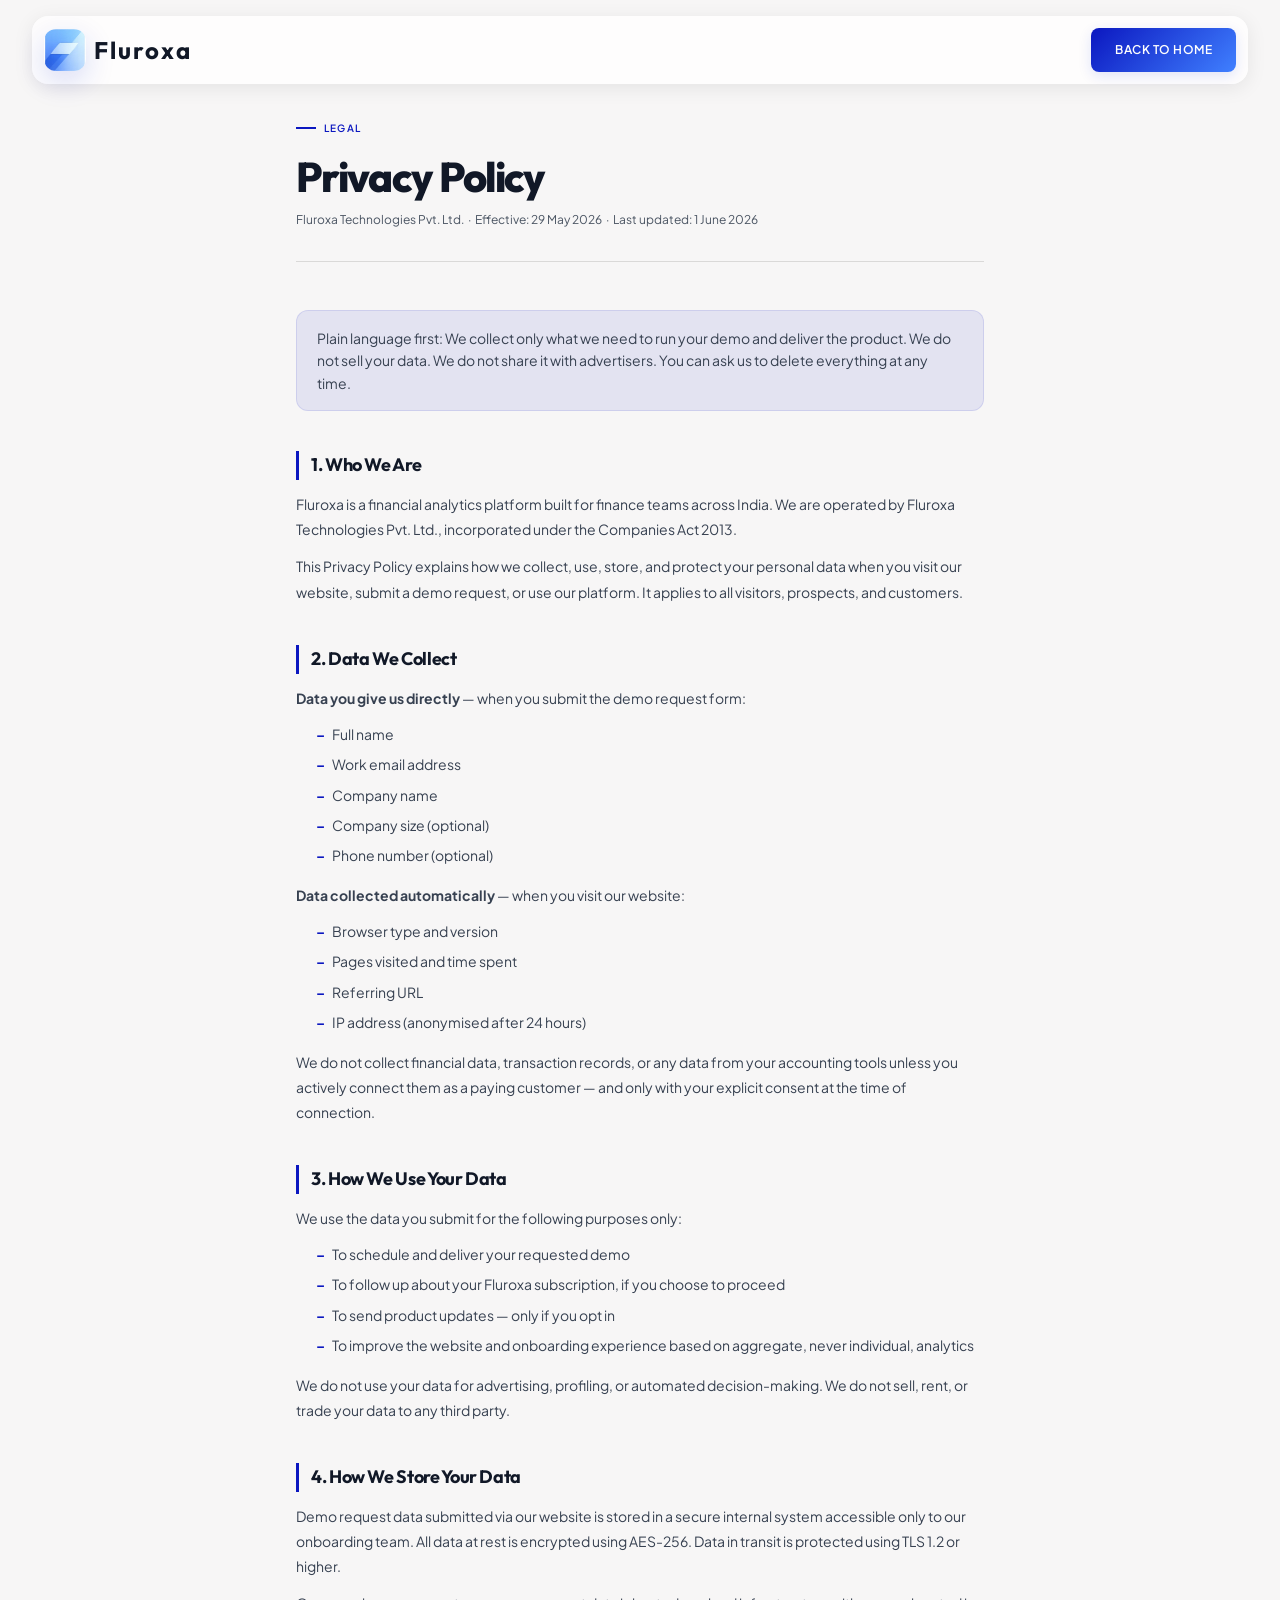
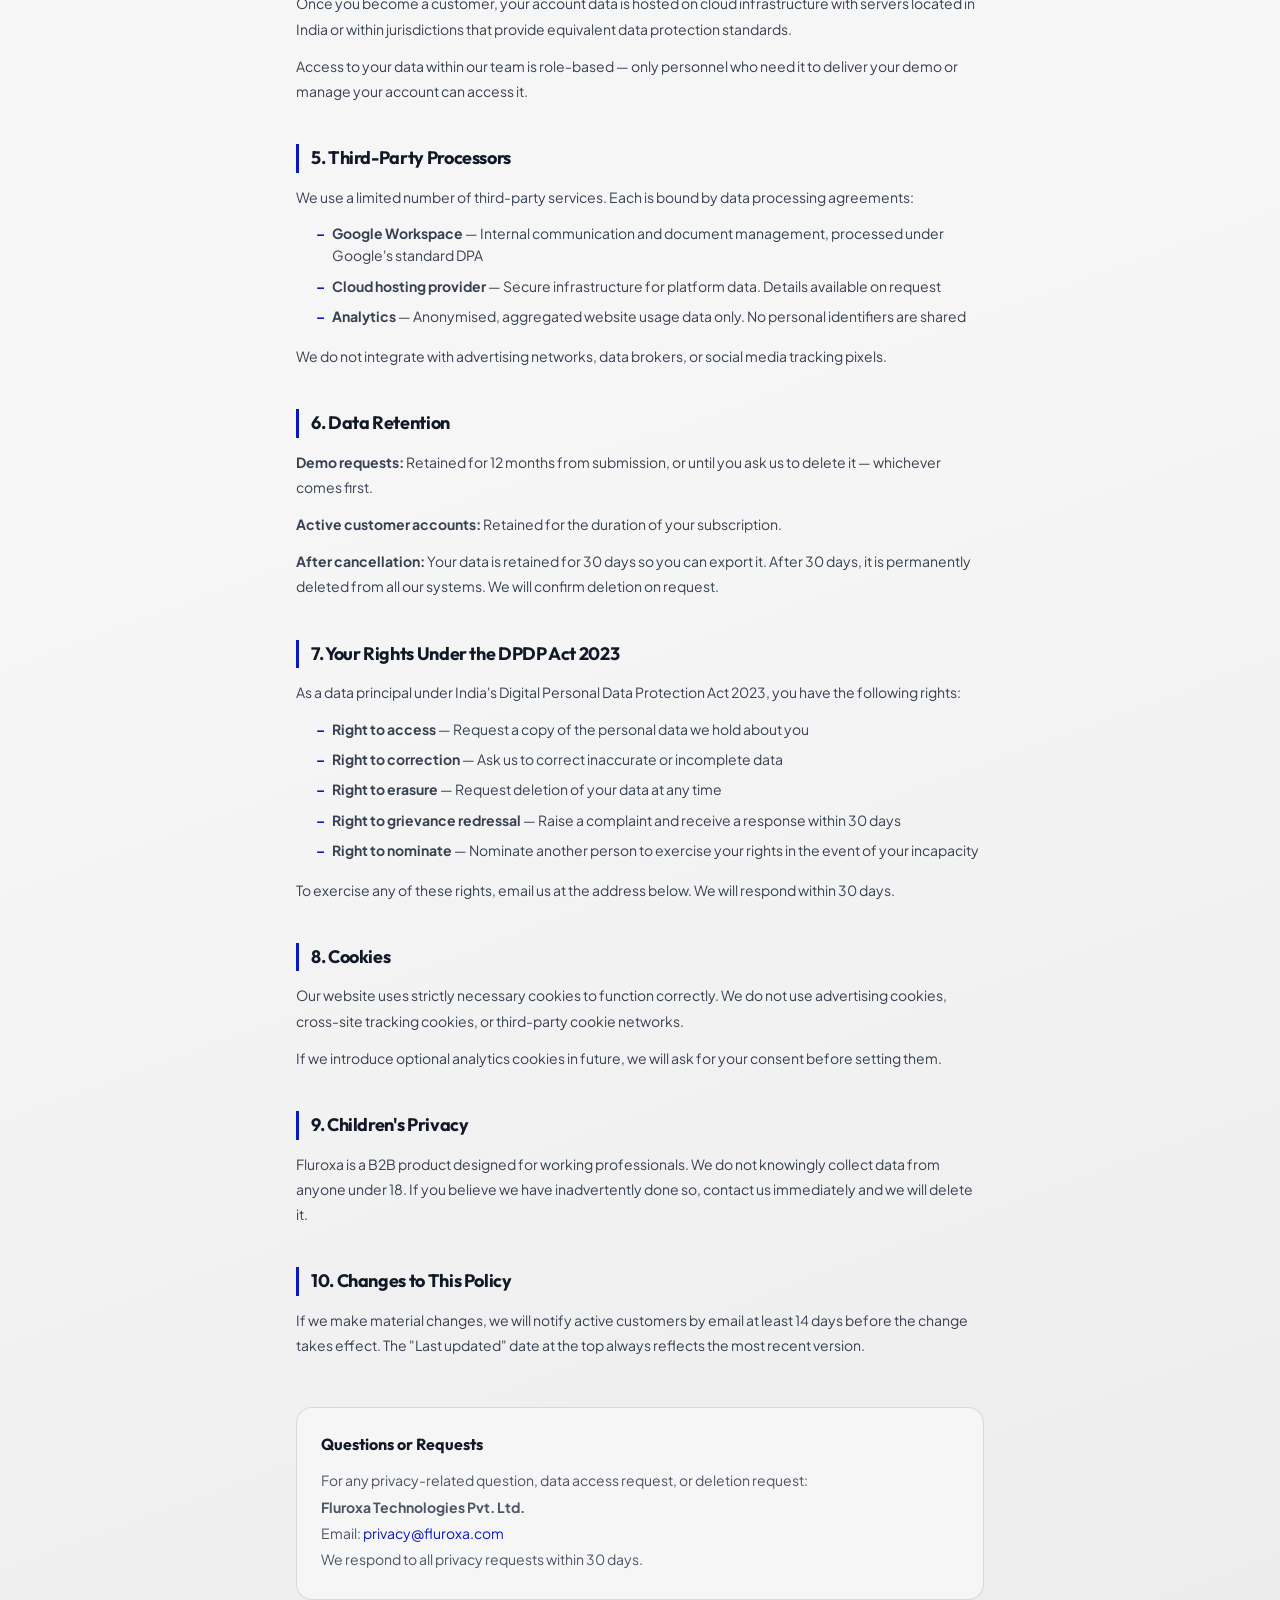
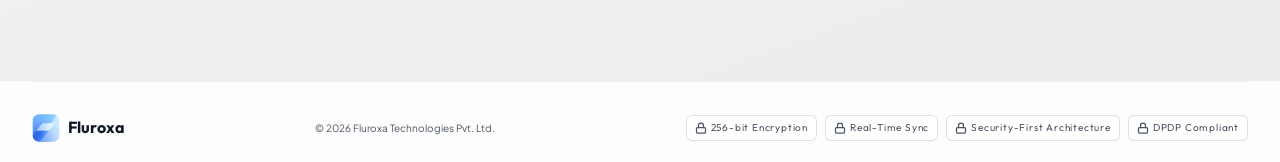
<file: privacy.html>
<!doctype html>
<html lang="en">
  <head>
    <meta charset="UTF-8" />
    <meta name="viewport" content="width=device-width, initial-scale=1.0" />
    <meta name="robots" content="noindex, nofollow" />
    <title>Privacy Policy — Fluroxa</title>
    <link rel="icon" type="image/x-icon" href="images/favicon.ico" />

    <link rel="preconnect" href="https://fonts.googleapis.com" />
    <link rel="preconnect" href="https://fonts.gstatic.com" crossorigin />
    <link
      rel="stylesheet"
      href="https://fonts.googleapis.com/css2?family=Outfit:wght@400;500;600;700;800&family=Plus+Jakarta+Sans:wght@300;400;500;600;700&family=Roboto+Mono:wght@400&display=swap"
      media="print"
      onload="this.media = 'all'"
    />

    <noscript>
      <link
        rel="stylesheet"
        href="https://fonts.googleapis.com/css2?family=Outfit:wght@400;500;600;700;800&family=Plus+Jakarta+Sans:wght@300;400;500;600;700&family=Roboto+Mono:wght@400&display=swap"
      />
    </noscript>

    <link rel="stylesheet" href="style.min.css" />
  </head>

  <body>
    <a class="skip-link" href="#main-content">Skip to main content</a>
    <!-- Confetti canvas -->

    <!-- Nav -->
    <header class="nav-wrapper">
      <div class="container">
        <nav aria-label="Primary navigation">
          <a class="nav-logo" href="index.html">
            <img
              class="nav-logo-icon"
              src="images/logo.webp"
              alt="Fluroxa logo"
              width="42"
              height="38"
            />
            <span>Fluroxa</span>
          </a>

          <a href="index.html" class="nav-cta cta-1"
            ><span>Back to home</span></a
          >
        </nav>
      </div>
    </header>

    <main class="legal-page" id="main-content" tabindex="-1">
      <div class="container">
        <div class="legal-wrap">
          <p class="legal-eyebrow">Legal</p>
          <h1 class="legal-title">Privacy Policy</h1>
          <p class="legal-meta">
            Fluroxa Technologies Pvt. Ltd. &nbsp;·&nbsp; Effective: 29 May 2026
            &nbsp;·&nbsp; Last updated: 1 June 2026
          </p>

          <div class="legal-highlight">
            Plain language first: We collect only what we need to run your demo
            and deliver the product. We do not sell your data. We do not share
            it with advertisers. You can ask us to delete everything at any
            time.
          </div>

          <div class="legal-section">
            <h2>1. Who We Are</h2>
            <p>
              Fluroxa is a financial analytics platform built for finance teams
              across India. We are operated by Fluroxa Technologies Pvt. Ltd.,
              incorporated under the Companies Act 2013.
            </p>
            <p>
              This Privacy Policy explains how we collect, use, store, and
              protect your personal data when you visit our website, submit a
              demo request, or use our platform. It applies to all visitors,
              prospects, and customers.
            </p>
          </div>

          <div class="legal-section">
            <h2>2. Data We Collect</h2>
            <p>
              <strong>Data you give us directly</strong> — when you submit the
              demo request form:
            </p>
            <ul>
              <li>Full name</li>
              <li>Work email address</li>
              <li>Company name</li>
              <li>Company size (optional)</li>
              <li>Phone number (optional)</li>
            </ul>
            <p>
              <strong>Data collected automatically</strong> — when you visit our
              website:
            </p>
            <ul>
              <li>Browser type and version</li>
              <li>Pages visited and time spent</li>
              <li>Referring URL</li>
              <li>IP address (anonymised after 24 hours)</li>
            </ul>
            <p>
              We do not collect financial data, transaction records, or any data
              from your accounting tools unless you actively connect them as a
              paying customer — and only with your explicit consent at the time
              of connection.
            </p>
          </div>

          <div class="legal-section">
            <h2>3. How We Use Your Data</h2>
            <p>We use the data you submit for the following purposes only:</p>
            <ul>
              <li>To schedule and deliver your requested demo</li>
              <li>
                To follow up about your Fluroxa subscription, if you choose to
                proceed
              </li>
              <li>To send product updates — only if you opt in</li>
              <li>
                To improve the website and onboarding experience based on
                aggregate, never individual, analytics
              </li>
            </ul>
            <p>
              We do not use your data for advertising, profiling, or automated
              decision-making. We do not sell, rent, or trade your data to any
              third party.
            </p>
          </div>

          <div class="legal-section">
            <h2>4. How We Store Your Data</h2>
            <p>
              Demo request data submitted via our website is stored in a secure
              internal system accessible only to our onboarding team. All data
              at rest is encrypted using AES-256. Data in transit is protected
              using TLS 1.2 or higher.
            </p>
            <p>
              Once you become a customer, your account data is hosted on cloud
              infrastructure with servers located in India or within
              jurisdictions that provide equivalent data protection standards.
            </p>
            <p>
              Access to your data within our team is role-based — only personnel
              who need it to deliver your demo or manage your account can access
              it.
            </p>
          </div>

          <div class="legal-section">
            <h2>5. Third-Party Processors</h2>
            <p>
              We use a limited number of third-party services. Each is bound by
              data processing agreements:
            </p>
            <ul>
              <li>
                <strong>Google Workspace</strong> — Internal communication and
                document management, processed under Google's standard DPA
              </li>
              <li>
                <strong>Cloud hosting provider</strong> — Secure infrastructure
                for platform data. Details available on request
              </li>
              <li>
                <strong>Analytics</strong> — Anonymised, aggregated website
                usage data only. No personal identifiers are shared
              </li>
            </ul>
            <p>
              We do not integrate with advertising networks, data brokers, or
              social media tracking pixels.
            </p>
          </div>

          <div class="legal-section">
            <h2>6. Data Retention</h2>
            <p>
              <strong>Demo requests:</strong> Retained for 12 months from
              submission, or until you ask us to delete it — whichever comes
              first.
            </p>
            <p>
              <strong>Active customer accounts:</strong> Retained for the
              duration of your subscription.
            </p>
            <p>
              <strong>After cancellation:</strong> Your data is retained for 30
              days so you can export it. After 30 days, it is permanently
              deleted from all our systems. We will confirm deletion on request.
            </p>
          </div>

          <div class="legal-section">
            <h2>7. Your Rights Under the DPDP Act 2023</h2>
            <p>
              As a data principal under India's Digital Personal Data Protection
              Act 2023, you have the following rights:
            </p>
            <ul>
              <li>
                <strong>Right to access</strong> — Request a copy of the
                personal data we hold about you
              </li>
              <li>
                <strong>Right to correction</strong> — Ask us to correct
                inaccurate or incomplete data
              </li>
              <li>
                <strong>Right to erasure</strong> — Request deletion of your
                data at any time
              </li>
              <li>
                <strong>Right to grievance redressal</strong> — Raise a
                complaint and receive a response within 30 days
              </li>
              <li>
                <strong>Right to nominate</strong> — Nominate another person to
                exercise your rights in the event of your incapacity
              </li>
            </ul>
            <p>
              To exercise any of these rights, email us at the address below. We
              will respond within 30 days.
            </p>
          </div>

          <div class="legal-section">
            <h2>8. Cookies</h2>
            <p>
              Our website uses strictly necessary cookies to function correctly.
              We do not use advertising cookies, cross-site tracking cookies, or
              third-party cookie networks.
            </p>
            <p>
              If we introduce optional analytics cookies in future, we will ask
              for your consent before setting them.
            </p>
          </div>

          <div class="legal-section">
            <h2>9. Children's Privacy</h2>
            <p>
              Fluroxa is a B2B product designed for working professionals. We do
              not knowingly collect data from anyone under 18. If you believe we
              have inadvertently done so, contact us immediately and we will
              delete it.
            </p>
          </div>

          <div class="legal-section">
            <h2>10. Changes to This Policy</h2>
            <p>
              If we make material changes, we will notify active customers by
              email at least 14 days before the change takes effect. The "Last
              updated" date at the top always reflects the most recent version.
            </p>
          </div>

          <div class="legal-contact">
            <h2>Questions or Requests</h2>
            <p>
              For any privacy-related question, data access request, or deletion
              request:
            </p>
            <p><strong>Fluroxa Technologies Pvt. Ltd.</strong></p>
            <p>
              Email:
              <a href="mailto:privacy@fluroxa.com">privacy@fluroxa.com</a>
            </p>
            <p>We respond to all privacy requests within 30 days.</p>
          </div>
        </div>
      </div>
    </main>

    <!--   FOOTER  -->
    <footer class="no-pd-t">
      <div class="container">
        <div class="ty-footer">
          <a class="ty-footer-logo" href="index.html">
            <img
              src="images/logo.webp"
              alt="Fluroxa logo"
              width="32"
              height="29"
              loading="lazy"
            />
            <span>Fluroxa</span>
          </a>
          <p class="ty-footer-copy">© 2026 Fluroxa Technologies Pvt. Ltd.</p>
          <div class="ty-footer-badges">
            <span class="sec-badge"
              ><svg class="icon icon-sm-1" aria-hidden="true" focusable="false">
                <use href="images/icons.svg#icon-lock"></use>
              </svg>
              256-bit Encryption
            </span>

            <span class="sec-badge">
              <svg class="icon icon-sm-1" aria-hidden="true" focusable="false">
                <use href="images/icons.svg#icon-lock"></use>
              </svg>
              Real-Time Sync</span
            >
            <span class="sec-badge">
              <svg class="icon icon-sm-1" aria-hidden="true" focusable="false">
                <use href="images/icons.svg#icon-lock"></use>
              </svg>
              Security-First Architecture</span
            >
            <span class="sec-badge">
              <svg class="icon icon-sm-1" aria-hidden="true" focusable="false">
                <use href="images/icons.svg#icon-lock"></use>
              </svg>
              <span>DPDP Compliant</span></span
            >
          </div>
        </div>
      </div>
    </footer>
  </body>
</html>
</file>
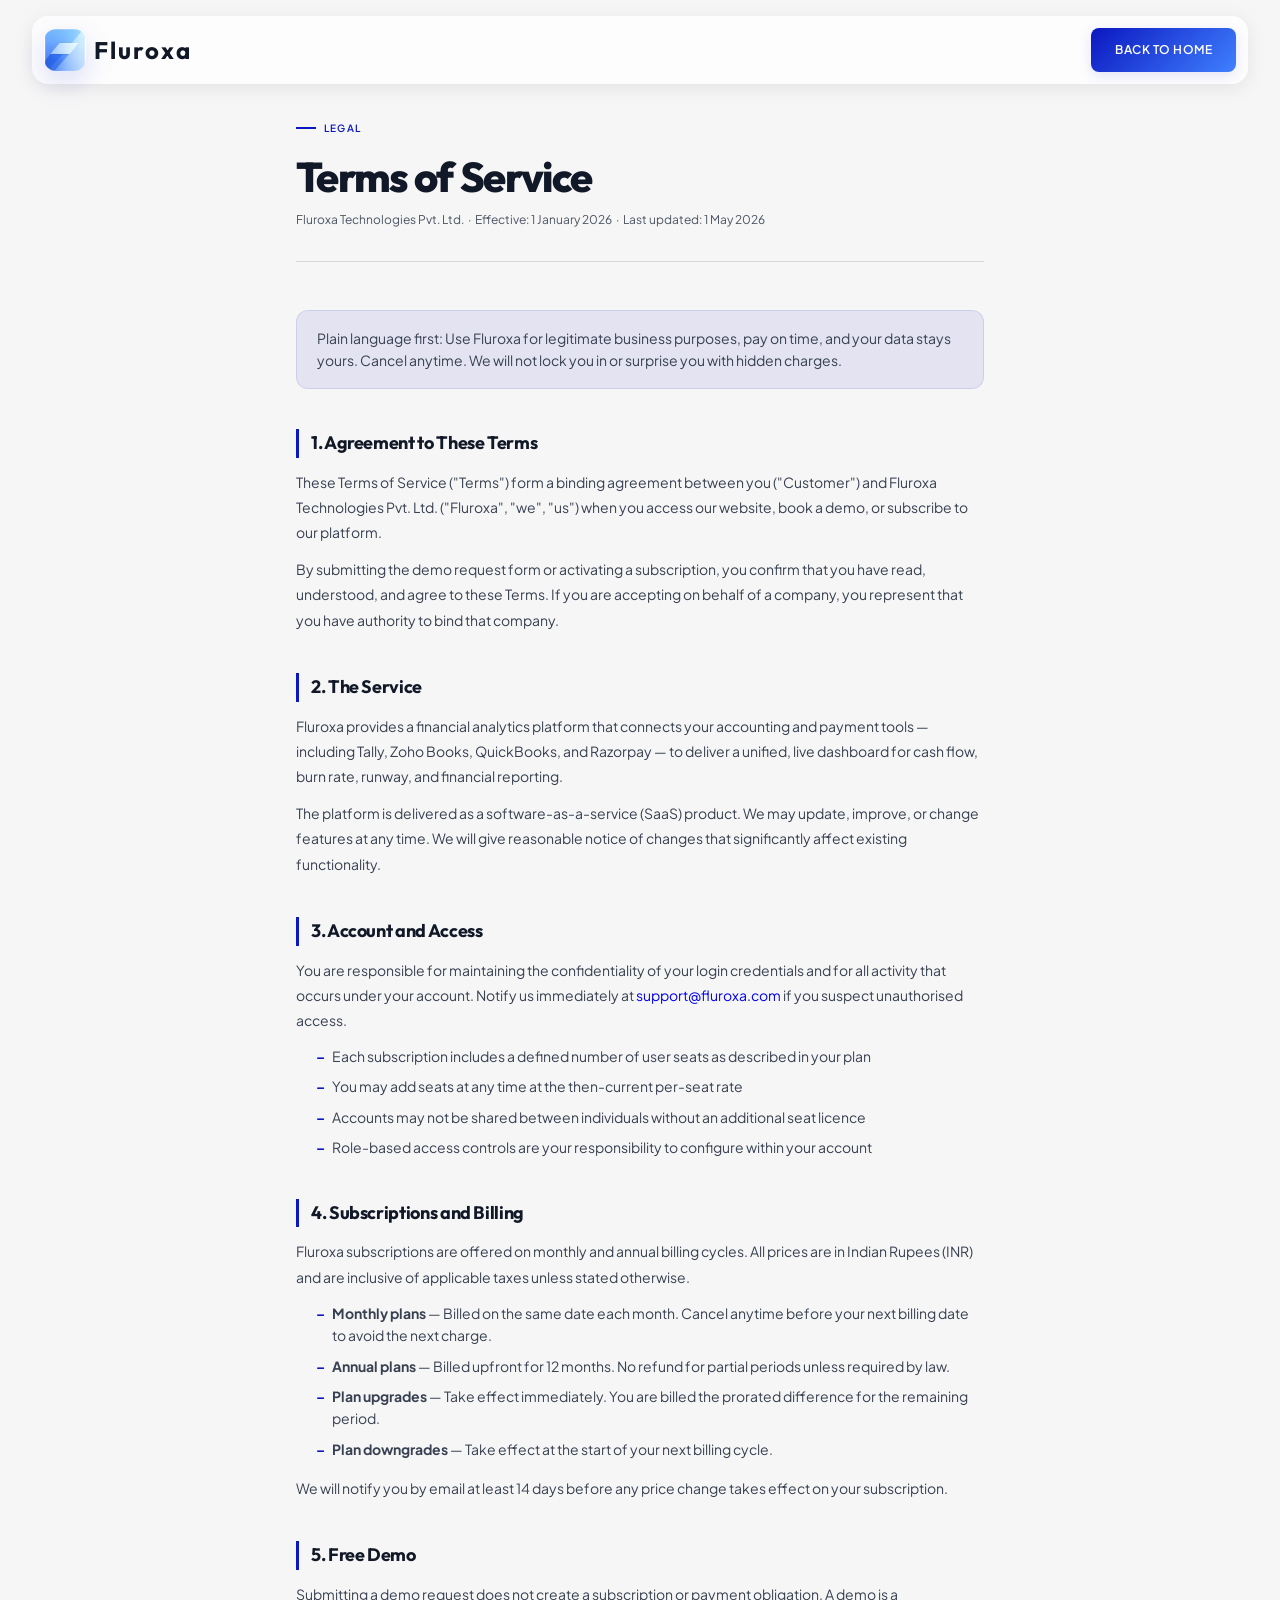
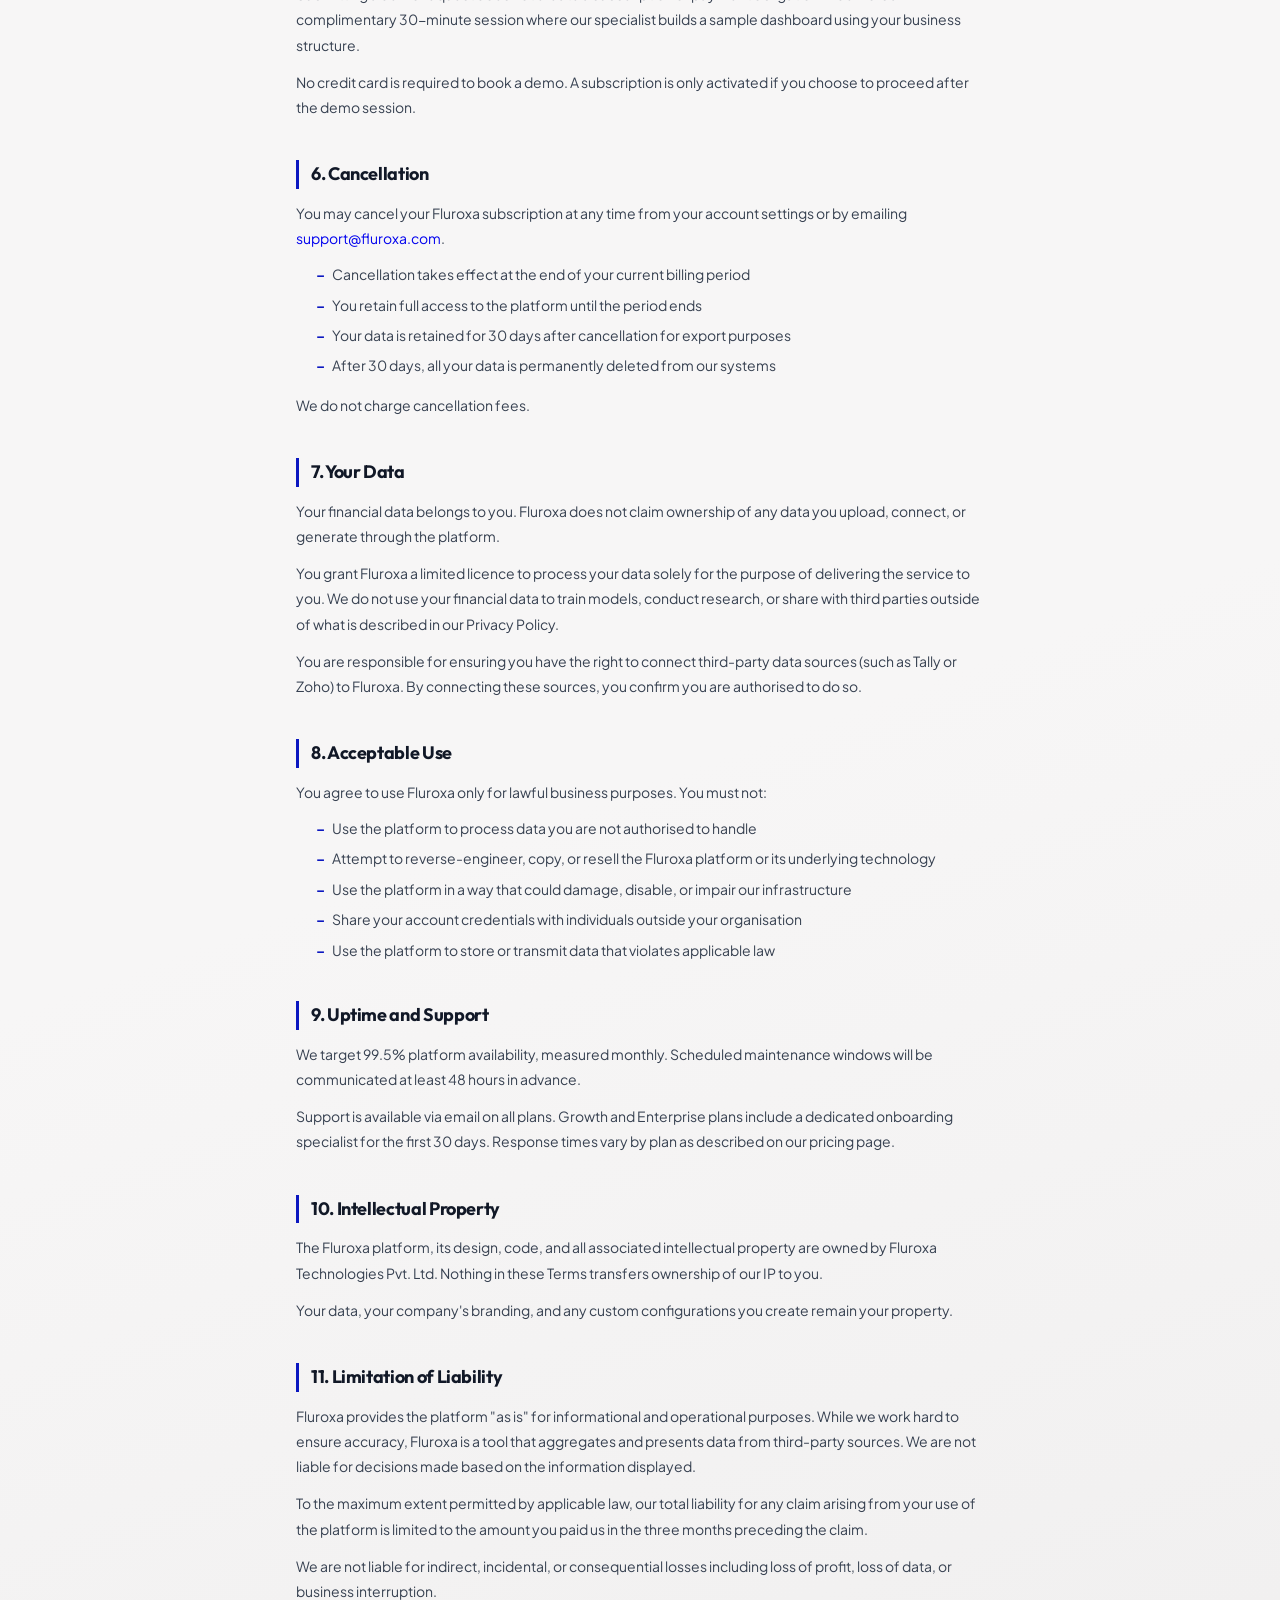
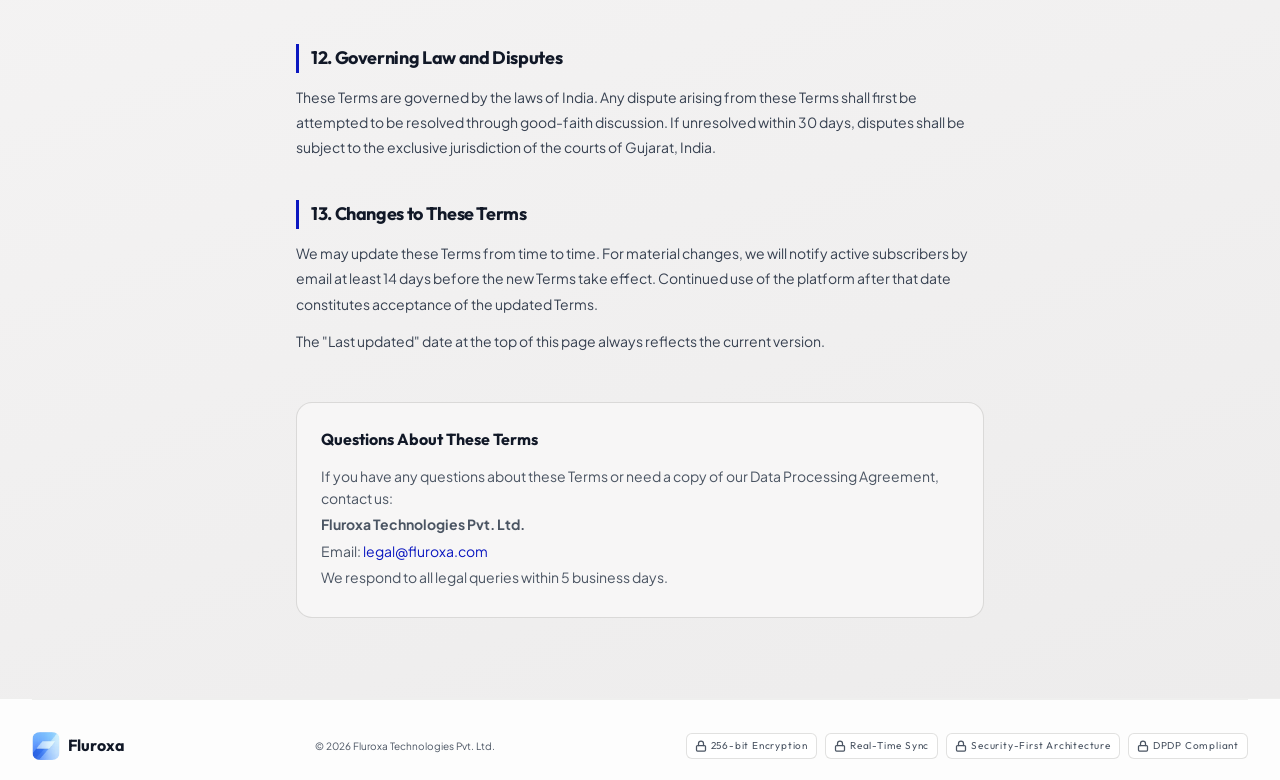
<file: terms.html>
<!doctype html>
<html lang="en">
  <head>
    <meta charset="UTF-8" />
    <meta name="viewport" content="width=device-width, initial-scale=1.0" />
    <meta name="robots" content="noindex, nofollow" />
    <title>Terms & Conditions — Fluroxa</title>
    <link rel="icon" type="image/x-icon" href="images/favicon.ico" />

    <link rel="preconnect" href="https://fonts.googleapis.com" />
    <link rel="preconnect" href="https://fonts.gstatic.com" crossorigin />
    <link
      rel="stylesheet"
      href="https://fonts.googleapis.com/css2?family=Outfit:wght@400;500;600;700;800&family=Plus+Jakarta+Sans:wght@300;400;500;600;700&family=Roboto+Mono:wght@400&display=swap"
      media="print"
      onload="this.media = 'all'"
    />

    <noscript>
      <link
        rel="stylesheet"
        href="https://fonts.googleapis.com/css2?family=Outfit:wght@400;500;600;700;800&family=Plus+Jakarta+Sans:wght@300;400;500;600;700&family=Roboto+Mono:wght@400&display=swap"
      />
    </noscript>

    <link rel="stylesheet" href="style.min.css" />
  </head>

  <body>
    <a class="skip-link" href="#main-content">Skip to main content</a>

    <!-- Nav -->
    <header class="nav-wrapper">
      <div class="container">
        <nav aria-label="Primary navigation">
          <a class="nav-logo" href="index.html">
            <img
              class="nav-logo-icon"
              src="images/logo.webp"
              alt="Fluroxa logo"
              width="42"
              height="38"
            />
            <span>Fluroxa</span>
          </a>

          <a href="index.html" class="nav-cta cta-1"
            ><span>Back to home</span></a
          >
        </nav>
      </div>
    </header>

    <main class="legal-page" id="main-content" tabindex="-1">
      <div class="container">
        <div class="legal-wrap">
          <p class="legal-eyebrow">Legal</p>
          <h1 class="legal-title">Terms of Service</h1>
          <p class="legal-meta">
            Fluroxa Technologies Pvt. Ltd. &nbsp;·&nbsp; Effective: 1 January
            2026 &nbsp;·&nbsp; Last updated: 1 May 2026
          </p>

          <div class="legal-highlight">
            Plain language first: Use Fluroxa for legitimate business purposes,
            pay on time, and your data stays yours. Cancel anytime. We will not
            lock you in or surprise you with hidden charges.
          </div>

          <div class="legal-section">
            <h2>1. Agreement to These Terms</h2>
            <p>
              These Terms of Service ("Terms") form a binding agreement between
              you ("Customer") and Fluroxa Technologies Pvt. Ltd. ("Fluroxa",
              "we", "us") when you access our website, book a demo, or subscribe
              to our platform.
            </p>
            <p>
              By submitting the demo request form or activating a subscription,
              you confirm that you have read, understood, and agree to these
              Terms. If you are accepting on behalf of a company, you represent
              that you have authority to bind that company.
            </p>
          </div>

          <div class="legal-section">
            <h2>2. The Service</h2>
            <p>
              Fluroxa provides a financial analytics platform that connects your
              accounting and payment tools — including Tally, Zoho Books,
              QuickBooks, and Razorpay — to deliver a unified, live dashboard
              for cash flow, burn rate, runway, and financial reporting.
            </p>
            <p>
              The platform is delivered as a software-as-a-service (SaaS)
              product. We may update, improve, or change features at any time.
              We will give reasonable notice of changes that significantly
              affect existing functionality.
            </p>
          </div>

          <div class="legal-section">
            <h2>3. Account and Access</h2>
            <p>
              You are responsible for maintaining the confidentiality of your
              login credentials and for all activity that occurs under your
              account. Notify us immediately at
              <a href="mailto:support@fluroxa.com">support@fluroxa.com</a> if
              you suspect unauthorised access.
            </p>
            <ul>
              <li>
                Each subscription includes a defined number of user seats as
                described in your plan
              </li>
              <li>
                You may add seats at any time at the then-current per-seat rate
              </li>
              <li>
                Accounts may not be shared between individuals without an
                additional seat licence
              </li>
              <li>
                Role-based access controls are your responsibility to configure
                within your account
              </li>
            </ul>
          </div>

          <div class="legal-section">
            <h2>4. Subscriptions and Billing</h2>
            <p>
              Fluroxa subscriptions are offered on monthly and annual billing
              cycles. All prices are in Indian Rupees (INR) and are inclusive of
              applicable taxes unless stated otherwise.
            </p>
            <ul>
              <li>
                <strong>Monthly plans</strong> — Billed on the same date each
                month. Cancel anytime before your next billing date to avoid the
                next charge.
              </li>
              <li>
                <strong>Annual plans</strong> — Billed upfront for 12 months. No
                refund for partial periods unless required by law.
              </li>
              <li>
                <strong>Plan upgrades</strong> — Take effect immediately. You
                are billed the prorated difference for the remaining period.
              </li>
              <li>
                <strong>Plan downgrades</strong> — Take effect at the start of
                your next billing cycle.
              </li>
            </ul>
            <p>
              We will notify you by email at least 14 days before any price
              change takes effect on your subscription.
            </p>
          </div>

          <div class="legal-section">
            <h2>5. Free Demo</h2>
            <p>
              Submitting a demo request does not create a subscription or
              payment obligation. A demo is a complimentary 30-minute session
              where our specialist builds a sample dashboard using your business
              structure.
            </p>
            <p>
              No credit card is required to book a demo. A subscription is only
              activated if you choose to proceed after the demo session.
            </p>
          </div>

          <div class="legal-section">
            <h2>6. Cancellation</h2>
            <p>
              You may cancel your Fluroxa subscription at any time from your
              account settings or by emailing
              <a href="mailto:support@fluroxa.com">support@fluroxa.com</a>.
            </p>
            <ul>
              <li>
                Cancellation takes effect at the end of your current billing
                period
              </li>
              <li>
                You retain full access to the platform until the period ends
              </li>
              <li>
                Your data is retained for 30 days after cancellation for export
                purposes
              </li>
              <li>
                After 30 days, all your data is permanently deleted from our
                systems
              </li>
            </ul>
            <p>We do not charge cancellation fees.</p>
          </div>

          <div class="legal-section">
            <h2>7. Your Data</h2>
            <p>
              Your financial data belongs to you. Fluroxa does not claim
              ownership of any data you upload, connect, or generate through the
              platform.
            </p>
            <p>
              You grant Fluroxa a limited licence to process your data solely
              for the purpose of delivering the service to you. We do not use
              your financial data to train models, conduct research, or share
              with third parties outside of what is described in our Privacy
              Policy.
            </p>
            <p>
              You are responsible for ensuring you have the right to connect
              third-party data sources (such as Tally or Zoho) to Fluroxa. By
              connecting these sources, you confirm you are authorised to do so.
            </p>
          </div>

          <div class="legal-section">
            <h2>8. Acceptable Use</h2>
            <p>
              You agree to use Fluroxa only for lawful business purposes. You
              must not:
            </p>
            <ul>
              <li>
                Use the platform to process data you are not authorised to
                handle
              </li>
              <li>
                Attempt to reverse-engineer, copy, or resell the Fluroxa
                platform or its underlying technology
              </li>
              <li>
                Use the platform in a way that could damage, disable, or impair
                our infrastructure
              </li>
              <li>
                Share your account credentials with individuals outside your
                organisation
              </li>
              <li>
                Use the platform to store or transmit data that violates
                applicable law
              </li>
            </ul>
          </div>

          <div class="legal-section">
            <h2>9. Uptime and Support</h2>
            <p>
              We target 99.5% platform availability, measured monthly. Scheduled
              maintenance windows will be communicated at least 48 hours in
              advance.
            </p>
            <p>
              Support is available via email on all plans. Growth and Enterprise
              plans include a dedicated onboarding specialist for the first 30
              days. Response times vary by plan as described on our pricing
              page.
            </p>
          </div>

          <div class="legal-section">
            <h2>10. Intellectual Property</h2>
            <p>
              The Fluroxa platform, its design, code, and all associated
              intellectual property are owned by Fluroxa Technologies Pvt. Ltd.
              Nothing in these Terms transfers ownership of our IP to you.
            </p>
            <p>
              Your data, your company's branding, and any custom configurations
              you create remain your property.
            </p>
          </div>

          <div class="legal-section">
            <h2>11. Limitation of Liability</h2>
            <p>
              Fluroxa provides the platform "as is" for informational and
              operational purposes. While we work hard to ensure accuracy,
              Fluroxa is a tool that aggregates and presents data from
              third-party sources. We are not liable for decisions made based on
              the information displayed.
            </p>
            <p>
              To the maximum extent permitted by applicable law, our total
              liability for any claim arising from your use of the platform is
              limited to the amount you paid us in the three months preceding
              the claim.
            </p>
            <p>
              We are not liable for indirect, incidental, or consequential
              losses including loss of profit, loss of data, or business
              interruption.
            </p>
          </div>

          <div class="legal-section">
            <h2>12. Governing Law and Disputes</h2>
            <p>
              These Terms are governed by the laws of India. Any dispute arising
              from these Terms shall first be attempted to be resolved through
              good-faith discussion. If unresolved within 30 days, disputes
              shall be subject to the exclusive jurisdiction of the courts of
              Gujarat, India.
            </p>
          </div>

          <div class="legal-section">
            <h2>13. Changes to These Terms</h2>
            <p>
              We may update these Terms from time to time. For material changes,
              we will notify active subscribers by email at least 14 days before
              the new Terms take effect. Continued use of the platform after
              that date constitutes acceptance of the updated Terms.
            </p>
            <p>
              The "Last updated" date at the top of this page always reflects
              the current version.
            </p>
          </div>

          <div class="legal-contact">
            <h2>Questions About These Terms</h2>
            <p>
              If you have any questions about these Terms or need a copy of our
              Data Processing Agreement, contact us:
            </p>
            <p><strong>Fluroxa Technologies Pvt. Ltd.</strong></p>
            <p>
              Email: <a href="mailto:legal@fluroxa.com">legal@fluroxa.com</a>
            </p>
            <p>We respond to all legal queries within 5 business days.</p>
          </div>
        </div>
      </div>
    </main>

    <!--   FOOTER  -->
    <footer class="no-pd-t">
      <div class="container">
        <div class="ty-footer">
          <a class="ty-footer-logo" href="index.html">
            <img
              src="images/logo.webp"
              alt="Fluroxa logo"
              width="32"
              height="29"
              loading="lazy"
            />
            <span>Fluroxa</span>
          </a>
          <p class="ty-footer-copy">© 2026 Fluroxa Technologies Pvt. Ltd.</p>
          <div class="ty-footer-badges">
            <span class="sec-badge"
              ><svg class="icon icon-sm-1" aria-hidden="true" focusable="false">
                <use href="images/icons.svg#icon-lock"></use>
              </svg>
              256-bit Encryption
            </span>

            <span class="sec-badge">
              <svg class="icon icon-sm-1" aria-hidden="true" focusable="false">
                <use href="images/icons.svg#icon-lock"></use>
              </svg>
              Real-Time Sync</span
            >
            <span class="sec-badge">
              <svg class="icon icon-sm-1" aria-hidden="true" focusable="false">
                <use href="images/icons.svg#icon-lock"></use>
              </svg>
              Security-First Architecture</span
            >
            <span class="sec-badge">
              <svg class="icon icon-sm-1" aria-hidden="true" focusable="false">
                <use href="images/icons.svg#icon-lock"></use>
              </svg>
              <span>DPDP Compliant</span></span
            >
          </div>
        </div>
      </div>
    </footer>
  </body>
</html>
</file>
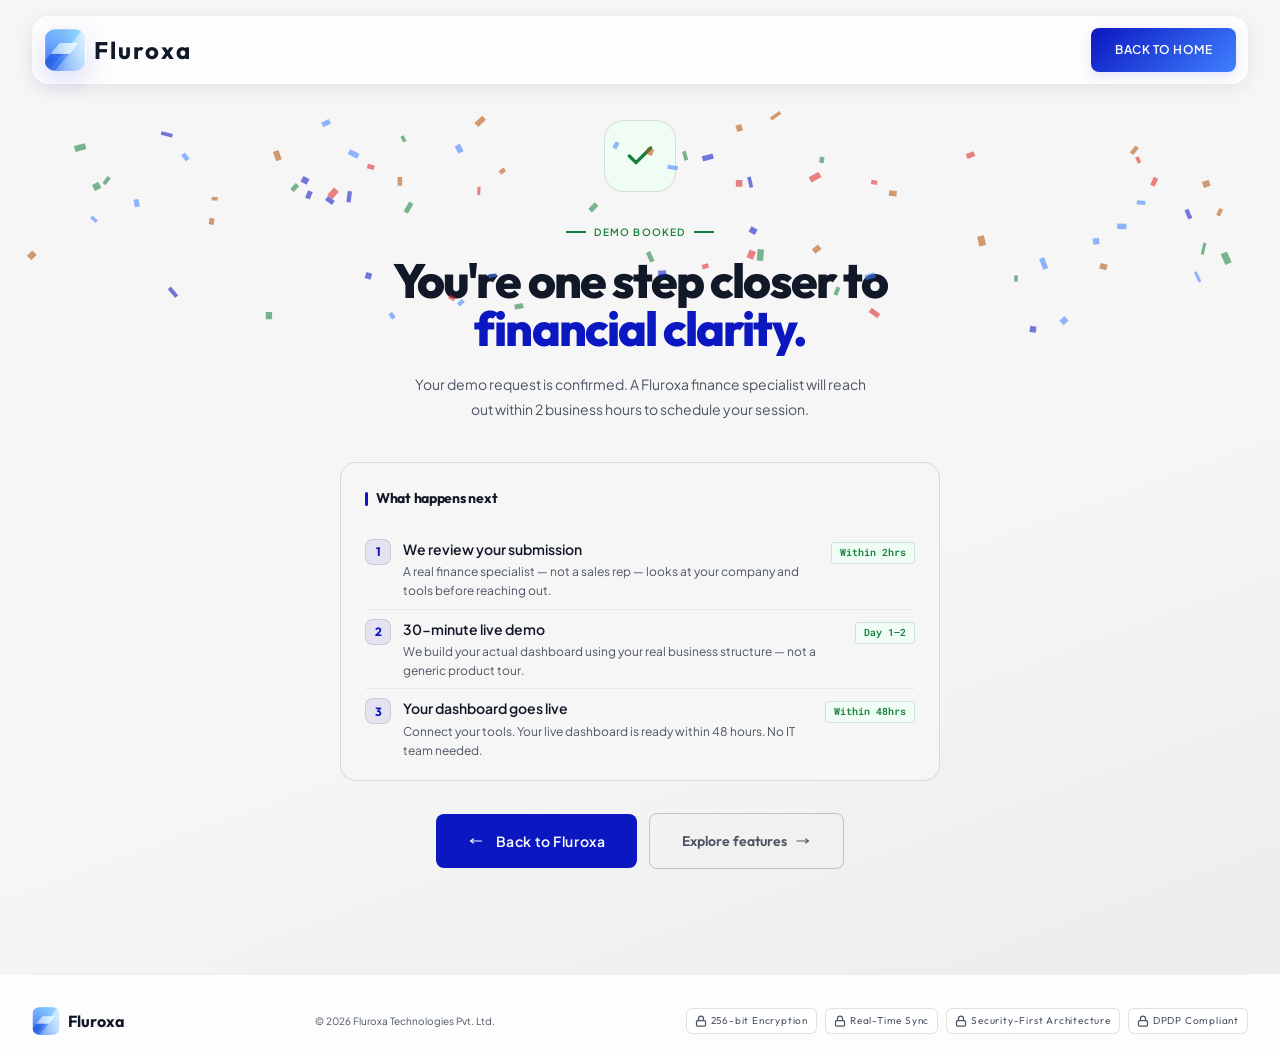
<file: thank-you.html>
<!doctype html>
<html lang="en">
  <head>
    <meta charset="UTF-8" />
    <meta name="viewport" content="width=device-width, initial-scale=1.0" />
    <meta name="robots" content="noindex, nofollow" />
    <title>Demo Booked — Fluroxa</title>
    <link rel="icon" type="image/x-icon" href="images/favicon.ico" />

    <link rel="preconnect" href="https://fonts.googleapis.com" />
    <link rel="preconnect" href="https://fonts.gstatic.com" crossorigin />
    <link
      rel="stylesheet"
      href="https://fonts.googleapis.com/css2?family=Outfit:wght@100..900&family=Plus+Jakarta+Sans:ital,wght@0,200..800;1,200..800&family=Roboto+Mono:ital,wght@0,100..700;1,100..700&display=swap"
      media="print"
      onload="this.media = 'all'"
    />
    <noscript>
      <link
        rel="stylesheet"
        href="https://fonts.googleapis.com/css2?family=Outfit:wght@100..900&family=Plus+Jakarta+Sans:ital,wght@0,200..800;1,200..800&family=Roboto+Mono:ital,wght@0,100..700;1,100..700&display=swap"
      />
    </noscript>

    <link rel="stylesheet" href="style.min.css" />
    <script src="script.min.js" defer></script>
  </head>

  <body>
    <a class="skip-link" href="#main-content">Skip to main content</a>
    <!-- Confetti canvas -->
    <canvas id="confetti-canvas" aria-hidden="true"></canvas>

    <!-- Nav -->
    <header class="nav-wrapper">
      <div class="container">
        <nav aria-label="Primary navigation">
          <a class="nav-logo" href="index.html">
            <img
              class="nav-logo-icon"
              src="images/logo.webp"
              alt="Fluroxa logo"
              width="42"
              height="38"
            />
            <span>Fluroxa</span>
          </a>

          <a href="index.html" class="nav-cta cta-1"
            ><span>Back to home</span></a
          >
        </nav>
      </div>
    </header>

    <!-- Main -->
    <main class="ty-page" id="main-content" tabindex="-1">
      <div class="container">
        <div class="ty-main">
          <div class="ty-card">
            <!-- Check icon -->
            <div class="ty-icon-wrap" aria-hidden="true">
              <svg
                viewBox="0 0 24 24"
                fill="none"
                stroke="currentColor"
                stroke-width="2.5"
                stroke-linecap="round"
                stroke-linejoin="round"
              >
                <path d="M20 6L9 17l-5-5" />
              </svg>
            </div>

            <!-- Eyebrow -->
            <p class="ty-eyebrow">Demo booked</p>

            <!-- Heading -->
            <h1 class="ty-h1">
              You're one step closer to<br />
              <span>financial clarity.</span>
            </h1>

            <!-- Sub -->
            <p class="ty-sub">
              Your demo request is confirmed. A Fluroxa finance specialist will
              reach out within 2 business hours to schedule your session.
            </p>

            <!-- What happens next -->
            <div class="ty-steps">
              <p class="ty-steps-title">What happens next</p>

              <div class="ty-step-row">
                <div class="ty-step-num" aria-hidden="true">1</div>
                <div class="ty-step-text">
                  <p class="ty-step-label">We review your submission</p>
                  <p class="ty-step-desc">
                    A real finance specialist — not a sales rep — looks at your
                    company and tools before reaching out.
                  </p>
                </div>
                <span class="ty-step-pill">Within 2hrs</span>
              </div>

              <div class="ty-step-row">
                <div class="ty-step-num" aria-hidden="true">2</div>
                <div class="ty-step-text">
                  <p class="ty-step-label">30-minute live demo</p>
                  <p class="ty-step-desc">
                    We build your actual dashboard using your real business
                    structure — not a generic product tour.
                  </p>
                </div>
                <span class="ty-step-pill">Day 1–2</span>
              </div>

              <div class="ty-step-row">
                <div class="ty-step-num" aria-hidden="true">3</div>
                <div class="ty-step-text">
                  <p class="ty-step-label">Your dashboard goes live</p>
                  <p class="ty-step-desc">
                    Connect your tools. Your live dashboard is ready within 48
                    hours. No IT team needed.
                  </p>
                </div>
                <span class="ty-step-pill">Within 48hrs</span>
              </div>
            </div>

            <!-- CTAs -->
            <div class="ty-cta-row">
              <a href="index.html" class="btn-primary">
                <svg class="icon icon-sm btn-arrow">
                  <use href="images/icons.svg#icon-arrow-right"></use>
                </svg>
                Back to Fluroxa
              </a>
              <a href="index.html#features" class="btn-ghost">
                Explore features
                <svg class="icon icon-sm btn-arrow">
                  <use href="images/icons.svg#icon-arrow"></use>
                </svg>
              </a>
            </div>
          </div>
        </div>
      </div>
    </main>
    <!--   FOOTER  -->
    <footer class="no-pd-t">
      <div class="container">
        <div class="ty-footer">
          <a class="ty-footer-logo" href="index.html">
            <img
              src="images/logo.webp"
              alt="Fluroxa logo"
              width="32"
              height="29"
              loading="lazy"
            />
            <span>Fluroxa</span>
          </a>
          <p class="ty-footer-copy">© 2026 Fluroxa Technologies Pvt. Ltd.</p>
          <div class="ty-footer-badges">
            <span class="sec-badge"
              ><svg class="icon icon-sm-1" aria-hidden="true" focusable="false">
                <use href="images/icons.svg#icon-lock"></use>
              </svg>
              256-bit Encryption
            </span>

            <span class="sec-badge">
              <svg class="icon icon-sm-1" aria-hidden="true" focusable="false">
                <use href="images/icons.svg#icon-lock"></use>
              </svg>
              Real-Time Sync</span
            >
            <span class="sec-badge">
              <svg class="icon icon-sm-1" aria-hidden="true" focusable="false">
                <use href="images/icons.svg#icon-lock"></use>
              </svg>
              Security-First Architecture</span
            >
            <span class="sec-badge">
              <svg class="icon icon-sm-1" aria-hidden="true" focusable="false">
                <use href="images/icons.svg#icon-lock"></use>
              </svg>
              <span>DPDP Compliant</span></span
            >
          </div>
        </div>
      </div>
    </footer>
  </body>
</html>
</file>
<file: style.min.css>
:root{--font-display:"Outfit",sans-serif;--font-ui:"Plus Jakarta Sans",sans-serif;--font-data:"Roboto Mono",monospace;--fs-x-micro:0.5rem;--fs-micro:0.625rem;--fs-caption:0.75rem;--fs-label:0.875rem;--fs-body-sm:1rem;--fs-body-md:1.125rem;--fs-body-lg:1.25rem;--fs-title-sm:1.5rem;--fs-title-md:2rem;--fs-title-lg:2.5rem;--fs-display-sm:3rem;--fs-display-md:3.5rem;--fw-regular:400;--fw-medium:500;--fw-semibold:600;--fw-bold:700;--ls-tight:-0.04em;--ls-normal:-0.02em;--ls-none:0;--ls-wide:0.04em;--ls-wider:0.08em;--ls-eyebrow:0.12em;--lh-flat:1;--lh-heading:1.2;--lh-title:1.3;--lh-body:1.6;--lh-relaxed:1.8;--sp-2:0.125rem;--sp-4:0.25rem;--sp-8:0.5rem;--sp-12:0.75rem;--sp-16:1rem;--sp-20:1.25rem;--sp-24:1.5rem;--sp-32:2rem;--sp-40:2.5rem;--sp-48:3rem;--sp-56:3.5rem;--sp-60:3.75rem;--sp-64:4rem;--sp-80:5rem;--sp-96:6rem;--sp-120:7.5rem;--sp-160:10rem;--radius-xs:0.375rem;--radius-sm:0.5rem;--radius-md:0.75rem;--radius-lg:1rem;--radius-xl:1.5rem;--radius-pill:999px;--shadow-sm:0 4px 12px rgba(0, 0, 0, 0.06);--shadow-md:0 12px 32px rgba(0, 0, 0, 0.1);--shadow-lg:0 24px 64px rgba(0, 0, 0, 0.14);--ease-standard:cubic-bezier(0.4, 0, 0.2, 1);--ease-spring:cubic-bezier(
    0.34,
    1.56,
    0.64,
    1
  );--ease-out:cubic-bezier(0.16, 1, 0.3, 1);--ease-pulse:ease-in-out;--dur-dot-expand:0.4s;--dur-dot-pulse:2.5s;--dur-fast:150ms;--dur-normal:250ms;--dur-slow:400ms;--dur-chart:1.6s;--dur-med:300ms;--surface-page:#fdfdfd;--surface-card:#f7f6f6;--surface-elevated:#ffffff;--surface-glass:rgba(255, 255, 255, 0.8);--surface-tag:#edecec;--surface-dark:#252525;--text-primary:#111827;--text-secondary:#374151;--text-muted:#4b5563;--text-inverse:#fdfdfd;--text-faint:rgba(184, 180, 168, 0.85);--border-btn:rgba(58, 56, 52, 0.25);--border-primary:rgba(58, 56, 52, 0.15);--border-subtle:rgba(58, 56, 52, 0.07);--accent-primary:#0b17c0;--accent-primary-hover:#0f34ac;--accent-data:#4080ff;--chart-primary:#4080ff;--chart-secondary:#b3b3b3;--status-success:#15803d;--status-warning:#b45309;--status-danger:#dc2626;--status-success-soft:#f0fdf4;--status-warning-soft:#fffbeb;--status-danger-soft:#fff1f2;--shadow-brand:rgba(11, 23, 192, 0.12);--surface-highlight:rgba(11, 23, 192, 0.08)}.cl-red-data{color:var(--status-danger)}.cl-gray{color:var(--text-muted)}.cl-green{color:var(--status-success)}.cl-amber{color:var(--status-warning)}.cl-blue{color:var(--accent-primary)}.bg-green,.bg-green-dim{background:var(--status-success)}.bg-amber,.bg-amber-dim{background:var(--status-warning)}.bg-red-data{background:var(--status-danger)}.bg-blue-c-data{background:var(--chart-primary)}.bg-dark{background:var(--surface-dark)}.bg-blue-data{background:var(--chart-primary)}.ft-10{font-size:var(--fs-micro)}.icon{flex-shrink:0;stroke:currentColor;fill:none}.icon-sm-1{width:12px;height:12px}.icon-sm{width:16px;height:16px}.icon-md{width:24px;height:24px}.icon-lg-1{width:64px;height:64px}.icon-lg-2{width:100px;height:100px}.icon use{pointer-events:none}.spec-icon{width:64px;height:64px;flex-shrink:0}.fc-icon .spec-icon{width:24px;height:24px}a:focus-visible,button:focus-visible,input:focus-visible,select:focus-visible,textarea:focus-visible{outline:3px solid var(--accent-primary);outline-offset:3px;border-radius:var(--radius-sm)}img,svg{display:block;max-width:100%}h1,h2,h3,h4,p{margin:0}*,::after,::before{box-sizing:border-box;margin:0;padding:0}html{scroll-behavior:smooth}li,ul{list-style:none}a{text-decoration:none}body{background:var(--surface-page);color:var(--text-primary);font-family:var(--font-ui);font-size:var(--fs-body-sm);line-height:var(--lh-body)}.container{max-width:1320px;margin:0 auto;padding:0 var(--sp-32);pointer-events:auto}fieldset{border:none}.skip-link{position:absolute;top:-60px;left:50%;transform:translateX(-50%);background:var(--accent-primary);color:var(--text-inverse);padding:var(--sp-2) var(--sp-8);border-radius:0 0 var(--radius-sm) var(--radius-sm);font-size:var(--fs-caption);font-weight:var(--fw-semibold);z-index:9999;text-decoration:none;box-shadow:var(--shadow-sm);opacity:0;transition:top var(--dur-normal) var(--ease-standard),opacity var(--dur-normal) var(--ease-standard)}.skip-link:focus{top:var(--sp-8);opacity:1;transform:translateX(-50%);outline:3px solid rgba(11,23,192,.25);outline-offset:3px}#main-content,div[id]:target,section[id]{scroll-margin-top:90px}#lead-form{scroll-margin-top:88px}.hide{position:absolute;opacity:0;height:0;overflow:hidden;pointer-events:none}#scrollToTop{position:fixed;bottom:10px;right:10px;background:var(--accent-primary);color:var(--text-inverse);z-index:1000;padding:var(--sp-12);box-shadow:0 4px 14px rgba(0,0,0,.15);border:none;border-radius:var(--radius-sm);cursor:pointer;transition:opacity .3s ease,visibility .3s ease}.hidden-btn{opacity:0;visibility:hidden}.show-btn{opacity:1;visibility:visible}.nav-wrapper{position:fixed;top:var(--sp-16);left:0;right:0;z-index:100;backdrop-filter:none;-webkit-backdrop-filter:none;box-shadow:none;border-bottom:none;transition:all var(--dur-slow) var(--ease-standard)}.nav-wrapper.scrolled{top:0;background:rgba(255,255,255,.77);backdrop-filter:blur(4px);-webkit-backdrop-filter:blur(4px);box-shadow:0 1px 0 var(--border-primary);border-bottom:1px solid var(--border-primary);transition:all var(--dur-slow) var(--ease-standard)}.nav-wrapper.scrolled nav{background:0 0;box-shadow:none}nav{width:100%;height:68px;display:flex;align-items:center;justify-content:space-between;padding:0 var(--sp-12);background:var(--surface-glass);border:none;border-radius:var(--radius-lg);box-shadow:0 4px 20px rgba(0,0,0,.08);transition:all var(--dur-slow) var(--ease-standard)}.nav-logo{position:relative;display:flex;align-items:center;gap:var(--sp-8);font-family:var(--font-display);font-size:var(--fs-title-sm);font-weight:var(--fw-bold);letter-spacing:var(--ls-wider);color:var(--text-secondary);text-decoration:none;flex-shrink:0;min-width:fit-content}.nav-logo span{color:var(--text-primary)}.nav-logo-icon{width:42px;height:42px;border-radius:var(--radius-md);box-shadow:0 10px 30px rgba(11,23,192,.16)}.nav-inner{width:100%;display:flex;align-items:center;justify-content:space-between}.nav-menu{display:flex;align-items:center;justify-content:space-between;gap:var(--sp-16);flex:1}.nav-center{display:flex;align-items:center;justify-content:center;gap:var(--sp-32);flex:1}.nav-center a{position:relative;font-size:var(--fs-caption);font-weight:var(--fw-medium);color:var(--text-muted);text-decoration:none;text-transform:uppercase;letter-spacing:var(--ls-wide);transition:color var(--dur-normal) var(--ease-standard),transform var(--dur-normal) var(--ease-standard)}.nav-center a::after{content:"";position:absolute;left:0;bottom:-4px;width:0;height:2px;background:var(--accent-primary);transition:width var(--dur-fast) var(--ease-out)}.nav-center a:hover{color:var(--text-primary);transform:translateY(-1px)}.nav-center a:hover::after{width:100%}.nav-center a:active{color:var(--accent-primary)}.nav-center a.active::after{width:100%}.nav-toggle{width:42px;height:42px;display:none;align-items:center;justify-content:center;flex-direction:column;gap:var(--sp-4);padding:0;border:none;background:0 0;cursor:pointer}.nav-toggle span{display:block;width:22px;height:2px;border-radius:var(--radius-pill);background:var(--text-primary);transition:transform .3s var(--ease-standard),opacity .3s var(--ease-standard)}.nav-toggle.open span:first-child{transform:translateY(4px) rotate(45deg)}.nav-toggle.open span:nth-child(2){opacity:0}.nav-toggle.open span:nth-child(3){transform:translateY(-8px) rotate(-45deg)}.nav-cta{position:relative;display:inline-flex;align-items:center;justify-content:center;gap:var(--sp-12);overflow:hidden;padding:var(--sp-12) var(--sp-24);border-radius:var(--radius-sm);background:linear-gradient(135deg,var(--accent-primary),var(--accent-data));color:var(--text-inverse);border:none;box-shadow:0 4px 14px var(--shadow-brand);font-family:var(--font-ui);font-size:var(--fs-caption);font-weight:var(--fw-semibold);letter-spacing:var(--ls-wide);text-transform:uppercase;text-decoration:none;transition:transform .28s var(--ease-spring),box-shadow .28s var(--ease-standard),color var(--dur-normal) var(--ease-standard)}.nav-cta:hover{transform:translateY(-2px);box-shadow:0 8px 24px var(--shadow-brand);color:var(--text-inverse)}.nav-cta span{position:relative;z-index:1}.herosec{background:linear-gradient(90deg,var(--surface-elevated) 0,var(--surface-card) 100%)}.hero{display:grid;grid-template-columns:1fr 1fr;position:relative;align-items:start}.hero-left{position:relative;z-index:2;display:flex;flex-direction:column;justify-content:flex-start;padding:var(--sp-160) var(--sp-16) var(--sp-80) var(--sp-16);border-right:none}.hero-counter{width:fit-content;display:inline-flex;align-items:center;gap:var(--sp-12);padding:var(--sp-4) var(--sp-12);background:var(--surface-tag);border-radius:var(--radius-sm);font-family:var(--font-display);font-size:var(--fs-micro);letter-spacing:var(--ls-eyebrow);color:var(--text-secondary)}.hero-counter::before{content:"";display:block;width:20px;height:1px;background:var(--text-secondary)}.hero-h1{margin-top:var(--sp-32);margin-bottom:var(--sp-32);font-family:var(--font-display);font-size:clamp(3.2rem, 4.5vw, 5rem);font-weight:800;line-height:var(--lh-flat);letter-spacing:-.03em;color:var(--text-primary);animation:lineReveal 1s var(--ease-out) both}@keyframes lineReveal{from{opacity:.01;transform:translateY(110%)}to{opacity:1;transform:translateY(0)}}@keyframes fadeIn{from{opacity:0;transform:translateY(10px)}to{opacity:1;transform:translateY(0)}}.hero-sub{max-width:400px;margin-bottom:var(--sp-32);font-size:var(--fs-body-sm);font-weight:300;line-height:var(--lh-relaxed);color:var(--text-muted);animation:fadeIn 1s .5s both}.hero-integrations{margin-bottom:var(--sp-32);margin-top:var(--sp-32);animation:fadeIn 1s .6s both}.hero-integrations .integrations-label{margin-bottom:var(--sp-12)}.integrations-label{font-weight:var(--fw-semibold);font-size:var(--fs-caption);text-transform:uppercase;letter-spacing:var(--ls-wide)}.integration-dot{display:block;width:8px;height:8px;border-radius:50%;flex-shrink:0}.integrations-list li:first-child .integration-dot{background:#1b4f9b}.integrations-list li:nth-child(2) .integration-dot{background:#e42527}.integrations-list li:nth-child(3) .integration-dot{background:#2ca01c}.integrations-list li:nth-child(4) .integration-dot{background:#528ff0}.integrations-list li:nth-child(5) .integration-dot{background:var(--text-muted)}.integrations-label{display:block;margin-bottom:var(--sp-8);font-size:var(--fs-label);font-weight:var(--fw-regular);color:var(--text-secondary)}.integrations-list{display:flex;align-items:center;flex-wrap:wrap;gap:var(--sp-16)}.integration-item{display:flex;align-items:center;gap:var(--sp-4);padding:var(--sp-4) var(--sp-8);background:var(--surface-card);border:1px solid var(--border-primary);border-radius:var(--radius-sm);font-size:var(--fs-label);color:var(--text-muted)}.hero-trust-line{display:inline-flex;align-items:center;padding:0 var(--sp-12);margin-bottom:var(--sp-32);font-size:clamp(var(--fs-caption), 1vw, var(--fs-label));font-weight:var(--fw-medium);line-height:var(--lh-title);letter-spacing:var(--ls-normal);color:var(--text-secondary);max-width:fit-content;border:none;background:0 0;padding-left:var(--sp-12);border-left:2px solid var(--accent-primary);border-radius:0}.hero-cta-row{display:flex;align-items:flex-start;gap:var(--sp-24);animation:fadeIn 1s .7s both}.trust-bar{display:flex;align-items:flex-start;justify-content:flex-start;flex-wrap:wrap;gap:var(--sp-24);margin-top:var(--sp-16)}.hero-right{position:sticky;top:88px;align-self:start;padding:var(--sp-96) var(--sp-16) var(--sp-80) var(--sp-40);display:flex;align-items:flex-end;justify-content:flex-start;flex-direction:column;justify-content:center}.fr-root{position:relative;width:100%;margin-left:0;padding:var(--sp-8) var(--sp-8) var(--sp-24);display:flex;justify-content:flex-end;font-family:var(--font-ui)}.fr-card{padding:var(--sp-12);background:var(--surface-elevated);border-radius:var(--radius-lg);box-shadow:0 1px 3px rgba(0,0,0,.06),0 8px 24px rgba(0,0,0,.07),0 24px 48px rgba(0,0,0,.05);animation:cardUp .7s var(--ease-out) both;width:100%;max-width:480px;position:relative}.fr-card-inner{padding:var(--sp-12) var(--sp-20);background:var(--surface-card);border-radius:var(--radius-lg)}@keyframes cardUp{from{opacity:0;transform:translateY(24px)}to{opacity:1;transform:translateY(0)}}.fr-header{display:flex;align-items:center;justify-content:space-between;padding:var(--sp-16) 0}.fr-header-title{font-size:var(--fs-label);font-weight:var(--fw-semibold);letter-spacing:var(--ls-normal);color:var(--text-primary)}.fr-runway{padding:var(--sp-12) 0}.fr-runway-label{margin-bottom:var(--sp-2);font-size:var(--fs-micro);font-weight:var(--fw-medium);letter-spacing:var(--ls-wide);text-transform:uppercase;color:var(--text-secondary)}.fr-runway-val{display:flex;align-items:baseline;line-height:var(--lh-flat)}.fr-runway-num{font-family:var(--font-display);font-size:var(--fs-display-sm);font-weight:var(--fw-bold);letter-spacing:var(--ls-tight);color:var(--text-primary);animation:countUp 1s ease-out .4s both}.fr-runway-unit{margin-left:var(--sp-4);margin-bottom:var(--sp-4);font-family:var(--font-display);font-size:var(--fs-title-sm);font-weight:var(--fw-semibold);color:var(--chart-primary)}.fr-runway-sub{display:flex;align-items:center;gap:var(--sp-4);margin-top:var(--sp-2);font-size:var(--fs-caption);color:var(--text-muted)}.fr-live-dot{width:6px;height:6px;flex-shrink:0;border-radius:50%;background:var(--status-success);animation:livePulse 2s ease-in-out infinite}@keyframes countUp{from{opacity:0;transform:translateY(8px)}to{opacity:1;transform:translateY(0)}}@keyframes livePulse{0%,100%{opacity:1}50%{opacity:.3}}.fr-chart-wrap{display:flex;flex-direction:column;padding:var(--sp-12) 0}.fr-chart-legend{display:flex;gap:var(--sp-12);z-index:4}.fr-legend-item{display:flex;align-items:center;gap:var(--sp-4);font-size:var(--fs-micro);color:var(--text-secondary)}.fr-legend-line{width:16px;height:2px;border-radius:1px}.fr-legend-dashed{width:16px;height:2px;background:repeating-linear-gradient(90deg,var(--chart-secondary) 0,var(--chart-secondary) 4px,transparent 4px,transparent 7px)}.fr-chart-svg{width:100%;height:110px;display:block;overflow:visible;margin-top:var(--sp-20)}.fr-stats{display:grid;grid-template-columns:1fr;gap:var(--sp-8);margin:var(--sp-32) 0 var(--sp-12);text-align:center}.fr-stat{display:flex;flex-direction:row;justify-content:space-between;padding:var(--sp-12) var(--sp-16);background:var(--surface-card);border:1px solid var(--border-primary);border-radius:var(--radius-md);transition:background var(--dur-fast) var(--ease-standard)}.fr-stat:hover{background:var(--surface-page)}.fr-stat-label{margin-bottom:var(--sp-4);font-size:var(--fs-micro);font-weight:var(--fw-medium);color:var(--text-secondary)}.fr-stat-val{font-family:var(--font-ui);font-size:var(--fs-label);font-weight:var(--fw-bold);line-height:var(--lh-flat);letter-spacing:var(--ls-tight)}.fr-stat-sub{margin-top:var(--sp-2);font-size:var(--fs-micro);font-weight:var(--fw-medium)}.logo-reveal{background:linear-gradient(185deg,transparent 0,var(--surface-card));border-top:1px solid var(--border-subtle)}.logo-strip{width:100%;padding:var(--sp-64) var(--sp-32);display:flex;flex-direction:column;align-items:center;gap:var(--sp-32)}.ls-label{font-size:var(--fs-label);font-weight:var(--fw-medium);color:var(--text-muted);text-align:center;letter-spacing:var(--ls-wide);max-width:500px}.ls-logos{display:flex;align-items:center;justify-content:center;flex-wrap:wrap;gap:var(--sp-48)}.ls-logo{text-transform:uppercase;cursor:pointer;padding:var(--sp-8) var(--sp-20);background:var(--surface-card);border:1px solid var(--border-subtle);border-radius:var(--radius-sm);font-size:var(--fs-label);font-weight:var(--fw-semibold);letter-spacing:.5px;color:var(--text-muted);transition:color var(--dur-normal) var(--ease-standard)}.ls-logo:hover{color:var(--accent-primary)}.btn-primary{display:inline-flex;align-items:center;gap:var(--sp-12);padding:var(--sp-16) var(--sp-32);background:var(--accent-primary);color:var(--text-inverse);border-radius:var(--radius-sm);font-family:var(--font-ui);font-size:var(--fs-label);font-weight:var(--fw-semibold);letter-spacing:var(--ls-wide);text-decoration:none;border:none;cursor:pointer;transition:transform var(--dur-normal) var(--ease-spring),background var(--dur-normal) var(--ease-standard),box-shadow var(--dur-normal) var(--ease-standard)}.btn-primary:hover{background:var(--accent-primary-hover);transform:translateY(-2px);box-shadow:0 8px 30px var(--shadow-brand)}.btn-ghost{display:inline-flex;align-items:center;gap:var(--sp-8);background:0 0;color:var(--text-muted);padding:var(--sp-16) var(--sp-32);border-radius:var(--radius-sm);font-size:var(--fs-label);font-weight:var(--fw-semibold);text-decoration:none;border:1.5px solid var(--border-btn);transition:border-color var(--dur-normal) var(--ease-standard),background var(--dur-normal) var(--ease-standard);font-family:var(--font-display);cursor:pointer}.btn-ghost:hover{border-color:rgba(11,23,192,.2);background:var(--surface-highlight);color:var(--text-secondary)}.sec-eyebrow{display:flex;align-items:center;gap:var(--sp-12);font-size:var(--fs-caption);font-weight:var(--fw-semibold);letter-spacing:var(--ls-wide);text-transform:uppercase;color:var(--accent-primary);margin-bottom:var(--sp-16)}.sec-eyebrow::before{content:"";display:block;width:24px;height:1.5px;background:var(--accent-primary)}.sec-headline{font-family:var(--font-display);font-size:clamp(2.4rem, 4vw, 3.2rem);font-weight:var(--fw-bold);color:var(--text-primary);line-height:var(--lh-flat);letter-spacing:var(--ls-tight);margin-bottom:var(--sp-20)}.sec-subline{display:block;margin-top:17px;font-family:var(--font-display);font-size:.5em;font-style:normal;font-weight:var(--fw-medium);color:var(--text-secondary);letter-spacing:var(--ls-normal);line-height:var(--lh-title)}.sec-sub{max-width:280px;margin-bottom:var(--sp-32);font-size:var(--fs-label);font-weight:var(--fw-regular);color:var(--text-muted);line-height:var(--lh-relaxed)}.wrapperdash{padding:var(--sp-80) var(--sp-16)}.wrapperdash-md{padding:var(--sp-40) var(--sp-16) var(--sp-80)}.pain-cards{background:var(--surface-page)}.ps-layout{display:grid;grid-template-columns:minmax(260px,340px) 1fr;gap:var(--sp-64);align-items:start;padding:var(--sp-80) var(--sp-16) var(--sp-64)}.ps-stat{display:inline-flex;flex-direction:column;padding:var(--sp-16) var(--sp-20);background:var(--surface-card);border:1px solid var(--border-primary);border-radius:var(--radius-md);box-shadow:var(--shadow-sm)}.ps-stat-num{font-family:var(--font-display);font-size:var(--fs-title-md);font-weight:var(--fw-bold);color:var(--accent-primary-hover);letter-spacing:var(--ls-tight);line-height:var(--lh-flat)}.ps-stat-label{margin-top:var(--sp-4);font-size:var(--fs-micro);font-weight:var(--fw-medium);color:var(--text-muted)}.ps-grid{display:grid;grid-template-columns:1fr 1fr;gap:var(--sp-16)}.pain-card{position:relative;overflow:hidden;cursor:default;padding:var(--sp-32) var(--sp-24) var(--sp-24);background:var(--surface-card);border:1px solid var(--border-primary);border-radius:var(--radius-lg);transition:box-shadow var(--dur-normal) var(--ease-standard),border-color var(--dur-normal) var(--ease-standard),transform var(--dur-normal) var(--ease-out)}.pain-card:hover{box-shadow:var(--shadow-md);border-color:var(--border-primary);transform:translateY(-3px);background:var(--surface-page)}.pain-card:last-child{border-color:var(--accent-data);background:var(--surface-highlight)}.pain-card:last-child:hover{background:var(--surface-page)}.pain-card::before{content:"";position:absolute;inset:0 0 auto 0;height:3px;background:var(--chart-primary);transition:background var(--dur-slow) var(--ease-standard)}.pain-card:hover::before{background:var(--accent-primary-hover)}.pc-tag{display:inline-flex;align-items:center;gap:var(--sp-4);margin-bottom:var(--sp-16);font-size:var(--fs-micro);font-weight:var(--fw-semibold);letter-spacing:var(--ls-eyebrow);text-transform:uppercase;color:var(--text-muted)}.pc-tag::before{display:none;content:"";flex-shrink:0;width:6px;height:6px;border-radius:50%;background:var(--status-danger)}.pc-icon{display:block;margin-bottom:var(--sp-12);font-size:var(--fs-title-sm);line-height:var(--lh-flat)}.pc-h{margin-bottom:var(--sp-8);font-size:var(--fs-label);font-weight:var(--fw-bold);line-height:var(--lh-title);letter-spacing:var(--ls-normal);text-transform:uppercase;color:var(--text-primary)}.pc-b{margin-bottom:var(--sp-16);font-size:var(--fs-label);line-height:var(--lh-body);color:var(--text-muted)}.pc-res{display:flex;align-items:center;gap:var(--sp-4);padding:var(--sp-4) var(--sp-8);font-size:var(--fs-label);font-weight:var(--fw-bold);letter-spacing:var(--ls-wide);color:var(--status-success);border:1px solid var(--border-subtle);background:#eafbf0;border-radius:var(--radius-sm);margin-top:var(--sp-12)}.pc-res::before{content:"→";font-size:var(--fs-micro)}.bk-cta{display:flex;align-items:center;gap:var(--sp-12);padding:var(--sp-16) var(--sp-32);color:var(--text-secondary);font-family:var(--font-ui);font-size:var(--fs-label);font-weight:var(--fw-semibold);letter-spacing:var(--ls-wide);background:var(--surface-card);border:1px solid var(--border-primary);border-left:0;border-right:0;transition:transform var(--dur-normal) var(--ease-spring),background var(--dur-normal) var(--ease-standard),box-shadow var(--dur-normal) var(--ease-standard)}.intent-capture{display:flex;align-items:center;justify-content:center;flex-direction:column;gap:var(--sp-12);padding:var(--sp-32) var(--sp-24)}.intent-capture p{display:block;font-family:var(--font-display);font-size:1.5em;font-style:normal;font-weight:var(--fw-medium);color:var(--text-secondary);letter-spacing:var(--ls-normal);line-height:var(--lh-title)}.story-bar{background:var(--surface-card);border:1px solid var(--border-primary);border-radius:var(--radius-lg);overflow:hidden;box-shadow:var(--shadow-sm);display:grid;grid-template-columns:1fr 1fr;align-items:stretch}.story-before{padding:var(--sp-24) var(--sp-24);background:var(--status-danger-soft);border-right:1px solid var(--border-primary)}.story-after{padding:var(--sp-32);background:var(--status-success-soft)}.story-tag{font-size:var(--fs-micro);font-weight:var(--fw-bold);letter-spacing:var(--ls-eyebrow);text-transform:uppercase;margin-bottom:var(--sp-12)}.story-tag.before-tag{color:var(--status-danger)}.story-tag.after-tag{color:var(--status-success)}.story-text{font-size:var(--fs-label);color:var(--text-secondary);line-height:var(--lh-body);margin-bottom:var(--sp-16)}.story-text strong{color:var(--text-primary);font-weight:var(--fw-semibold)}.story-metrics{display:flex;gap:var(--sp-24)}.sm-val{font-family:var(--font-display);font-size:var(--fs-body-lg);font-weight:var(--fw-bold);letter-spacing:var(--ls-normal);line-height:var(--lh-flat);margin-bottom:var(--sp-4)}.sm-label{font-size:var(--fs-micro);color:var(--text-muted);font-weight:var(--fw-medium)}.story-before .sm-val{color:var(--status-danger)}.story-after .sm-val{color:var(--status-success)}.no-w-md{max-width:540px}.hiw{font-family:var(--font-display);background:var(--surface-page);padding:var(--sp-80) var(--sp-16);border-top:1px solid var(--border-subtle)}.hiw-layout{display:grid;grid-template-columns:1fr 1fr;gap:var(--sp-56);align-items:start}.hiw-left{position:sticky;top:var(--sp-120);align-self:start}.terminal{background:var(--surface-page);border-radius:var(--radius-md);box-shadow:0 4px 6px rgba(0,0,0,.07),0 20px 40px rgba(0,0,0,.15),0 0 0 1px rgba(255,255,255,.05)}.term-bar{background:var(--text-primary);padding:var(--sp-12) var(--sp-16);border-radius:var(--radius-md) var(--radius-md) 0 0;display:flex;align-items:center;gap:var(--sp-8);border-bottom:1px solid rgba(255,255,255,.06)}.term-dot{width:10px;height:10px;border-radius:50%}.term-title{font-family:var(--font-data);font-size:var(--fs-micro);color:var(--text-inverse);margin-left:var(--sp-8);letter-spacing:var(--ls-wide)}.term-body{padding:var(--sp-20) var(--sp-20) var(--sp-8)}.term-line{font-family:var(--font-data);font-size:var(--fs-caption);line-height:var(--lh-relaxed);margin-bottom:var(--sp-2);opacity:1;transform:none;transition:opacity .3s var(--ease-standard),transform .3s var(--ease-standard)}.js .term-line{opacity:0;transform:translateX(-4px)}.js .term-line.show{opacity:1;transform:translateX(0)}.tc1{color:var(--text-muted)}.tk{color:var(--accent-primary-hover)}.ts{color:var(--status-success)}.tp{color:var(--status-warning)}.tg{color:var(--chart-primary)}.term-cursor{display:inline-block;width:8px;height:14px;background:var(--accent-primary);vertical-align:middle;animation:blink 1s step-end infinite;margin-left:var(--sp-2)}@keyframes blink{0%,100%{opacity:1}50%{opacity:0}}.term-footer{padding:var(--sp-16) var(--sp-20);border-top:1px solid rgba(255,255,255,.06);display:flex;align-items:center;gap:var(--sp-12);margin-top:var(--sp-8)}.term-footer-text{font-size:var(--fs-caption);color:var(--text-secondary);font-family:var(--font-ui);line-height:var(--lh-body)}.term-footer-text strong{color:var(--text-primary)}.term-progress-wrap{margin:var(--sp-12) var(--sp-20) 0;background:rgba(255,255,255,.05);border-radius:var(--sp-4);height:var(--sp-4)}.term-progress-fill{height:100%;border-radius:var(--sp-4);background:linear-gradient(90deg,var(--accent-primary),var(--chart-primary));width:0%;transition:width 1.4s var(--ease-out)}.steps{display:flex;flex-direction:column;gap:0;padding-top:var(--sp-4)}.step{display:grid;grid-template-columns:52px 1fr;gap:var(--sp-20);padding:var(--sp-24);border:1px solid transparent;border-radius:var(--radius-lg);align-items:start;opacity:.6;margin-bottom:var(--sp-16);transform:translateY(16px) scale(.98);transition:opacity .5s var(--ease-standard),transform .5s var(--ease-standard),background .5s var(--ease-standard),border-color .5s var(--ease-standard);will-change:transform,opacity}.step.active{opacity:1;transform:translateY(0) scale(1);background:var(--surface-card);border-color:var(--border-primary);box-shadow:0 1px 2px rgba(0,0,0,.04),0 12px 32px rgba(0,0,0,.06)}.step.active:hover{background:var(--surface-card);border-color:var(--border-primary)}.step.active:hover .step-num{background:var(--surface-highlight);border:2px solid var(--accent-primary);color:var(--accent-primary)}.step:last-child{border-bottom:none}.step-num-col{display:flex;flex-direction:column;align-items:center;gap:0}.step-num{width:48px;height:48px;border-radius:var(--radius-md);display:flex;align-items:center;justify-content:center;font-family:var(--font-display);font-size:var(--fs-label);font-weight:var(--fw-bold);flex-shrink:0;transition:all .3s var(--ease-standard)}.step-connector{width:1px;flex:1;min-height:28px;background:linear-gradient(to bottom,rgb(58 56 52 / 22%),transparent);margin-top:var(--sp-8)}.step-eyebrow{font-size:var(--fs-micro);font-weight:var(--fw-semibold);letter-spacing:var(--ls-eyebrow);text-transform:uppercase;color:var(--text-muted);margin-bottom:var(--sp-4)}.step-title{font-family:var(--font-display);font-size:var(--fs-body-md);font-weight:var(--fw-bold);color:var(--text-primary);letter-spacing:var(--ls-normal);margin-bottom:var(--sp-8);line-height:var(--lh-heading)}.step-body{font-size:var(--fs-label);color:var(--text-muted);line-height:var(--lh-body);margin-bottom:var(--sp-12)}.step-pill{display:inline-flex;align-items:center;gap:var(--sp-4);background:var(--status-success-soft);border:1px solid rgba(21,128,61,.15);color:var(--status-success);border-radius:var(--radius-sm);font-size:var(--fs-micro);font-weight:var(--fw-semibold);padding:var(--sp-4) 10px;letter-spacing:var(--ls-none)}.step-pill::before{content:"⏱";font-size:var(--fs-micro)}.step-pill.tool{background:var(--surface-highlight);border-color:var(--shadow-brand);color:var(--accent-primary-hover);margin-left:var(--sp-4)}.step-pill.tool::before{content:"🔗"}.step.active .step-num{background:var(--surface-highlight);border:2px solid var(--accent-primary);color:var(--accent-primary)}.step:not(.active) .step-num{background:var(--surface-elevated);border:1.5px solid var(--border-primary);color:var(--text-muted)}.step-num:hover{background:var(--surface-highlight);border:2px solid var(--accent-primary)!important;color:var(--accent-primary)}.hiw-cta{margin-top:var(--sp-80);background:linear-gradient(135deg,var(--surface-highlight) 0,transparent 100%);border:1px solid rgba(11,23,192,.1);border-radius:var(--radius-lg);padding:var(--sp-32) var(--sp-40);display:flex;align-items:center;justify-content:space-between;gap:var(--sp-24)}.hiw-cta-title{font-family:var(--font-display);font-size:var(--fs-body-lg);font-weight:var(--fw-bold);color:var(--text-primary);letter-spacing:var(--ls-normal);margin-bottom:var(--sp-4)}.hiw-cta-sub{font-size:var(--fs-label);color:var(--text-muted);line-height:var(--lh-body)}.hiw-cta-right{display:flex;flex-direction:column;align-items:flex-end;gap:var(--sp-12);flex-shrink:0}.btn-group{display:flex;align-items:center;gap:var(--sp-12)}.reveal{opacity:1;transform:none}.js .reveal{opacity:0;transform:translateY(16px);transition:opacity .65s ease,transform .65s ease}.js .reveal.in{opacity:1;transform:translateY(0)}.rd1{transition-delay:50ms}.rd2{transition-delay:0.15s}.rd3{transition-delay:0.25s}.rd4{transition-delay:0.35s}.rd5{transition-delay:0.45s}.rd6{transition-delay:0.55s}.db-section{background:var(--surface-card);border-top:1px solid var(--border-subtle);border-bottom:1px solid var(--border-subtle)}.dash-block{display:flex;flex-wrap:wrap;position:relative}.db-header{margin-bottom:var(--sp-48)}.db-shell{background:var(--surface-page);border:8px solid var(--border-primary);border-radius:var(--radius-sm);box-shadow:0 80px 160px rgba(39,39,39,.24)}.db-titlebar{background:var(--surface-tag);padding:var(--sp-16) var(--sp-20);display:flex;align-items:center;gap:var(--sp-12);border-bottom:1px solid var(--border-subtle)}.db-dot{width:10px;height:10px;border-radius:50%}.dots-line{display:flex;gap:var(--sp-4)}.db-url{flex:1;background:var(--surface-glass);border-radius:var(--radius-sm);padding:var(--sp-4) var(--sp-12);margin:0 var(--sp-8);font-family:var(--font-display);font-size:var(--fs-micro);color:var(--text-muted);border:1px solid var(--border-subtle)}.db-live{font-family:var(--font-data);font-size:var(--fs-micro);letter-spacing:var(--ls-eyebrow);color:var(--accent-primary);display:flex;align-items:center;gap:var(--sp-4)}.db-live::before{content:"";width:5px;height:5px;border-radius:50%;background:var(--accent-primary);animation:blink 1.5s infinite}.db-sidebar{position:absolute;inset:0 auto 0 0;width:52px;background:var(--surface-tag);border-right:1px solid var(--border-subtle);display:flex;flex-direction:column;align-items:center;padding:var(--sp-16) 0;gap:var(--sp-20)}.db-cta{text-align:center;margin-top:var(--sp-32)}@keyframes dotPulse{0%,100%{r:4}50%{r:5.5}}.sb-icon{width:28px;height:28px;border-radius:var(--radius-sm);display:flex;align-items:center;justify-content:center;font-size:var(--fs-caption);color:var(--text-muted);transition:background var(--dur-normal) var(--ease-standard),color var(--dur-normal) var(--ease-standard)}.sb-icon.active,.sb-icon:hover{background:var(--surface-highlight);color:var(--accent-primary)}.db-content{margin-left:52px;padding:var(--sp-24);flex:1}.db-blck-content{display:flex;flex-direction:column;gap:var(--sp-4)}.db-c-name{display:flex;justify-content:space-between;font-family:var(--font-data);font-size:var(--fs-micro);color:var(--text-muted);margin-bottom:var(--sp-4)}.chart-tagline{display:flex;gap:var(--sp-12);margin-top:var(--sp-8)}.c-t-name{display:flex;align-items:center;gap:var(--sp-4);font-size:var(--fs-micro);color:var(--text-muted);font-family:var(--font-data)}.c-t-line{display:block;width:14px;height:2px}.gray{background:var(--chart-secondary)}.blue{background:var(--chart-primary)}.db-kpi-row{display:grid;grid-template-columns:repeat(4,1fr);gap:var(--sp-12);margin-bottom:var(--sp-20)}.db-kpi{position:relative;background:var(--surface-card);border:1px solid var(--border-subtle);border-radius:var(--radius-sm);padding:var(--sp-16);transition:border-color var(--dur-normal) var(--ease-standard),transform var(--dur-normal) var(--ease-standard)}.db-kpi:first-child .kpi-val{font-size:var(--fs-display-sm);color:var(--accent-primary)}.db-kpi:first-child{border-color:rgba(11,23,192,.15);background:var(--surface-highlight)}.db-kpi::after{content:"";position:absolute;inset:auto 0 0;height:2px;background:linear-gradient(90deg,var(--accent-primary),transparent);transform:scaleX(0);transform-origin:left;transition:transform var(--dur-slow) var(--ease-standard)}.db-kpi:hover{border-color:var(--border-subtle)}.db-kpi:hover::after{transform:scaleX(1)}.kpi-label{margin-bottom:var(--sp-4);font-family:var(--font-data);font-size:var(--fs-x-micro);letter-spacing:var(--ls-eyebrow);text-transform:uppercase;color:var(--text-muted)}.kpi-val{margin-bottom:var(--sp-4);font-family:var(--font-ui);font-size:var(--fs-title-sm);font-weight:var(--fw-bold);line-height:var(--lh-flat);letter-spacing:var(--ls-normal);font-variant-numeric:tabular-nums;color:var(--text-primary)}.kpi-delta{font-family:var(--font-display);font-size:var(--fs-micro);color:var(--text-muted)}.db-charts-row{display:grid;grid-template-columns:3fr 2fr;gap:var(--sp-12);margin-bottom:var(--sp-12)}.db-chart-block{background:var(--surface-card);border:1px solid var(--border-subtle);border-radius:var(--radius-sm);padding:var(--sp-16)}.chart-head{display:flex;align-items:center;justify-content:space-between;margin-bottom:var(--sp-12)}.chart-title-text{font-size:var(--fs-micro);font-weight:var(--fw-medium);color:var(--text-secondary)}.chart-badge{padding:2px var(--sp-8);border-radius:1px;font-family:var(--font-data);font-size:var(--fs-x-micro);letter-spacing:var(--ls-wide);color:var(--accent-primary);background:var(--surface-highlight);border:1px solid var(--accent-primary)}.area-svg{width:100%;height:100px;display:block}.db-bottom{display:grid;grid-template-columns:repeat(3,1fr);gap:var(--sp-12);margin-top:var(--sp-12)}.db-mini{background:var(--surface-card);border:1px solid var(--border-subtle);border-radius:var(--radius-sm);padding:var(--sp-12)}.mini-label{margin-bottom:var(--sp-12);font-family:var(--font-data);font-size:var(--fs-x-micro);letter-spacing:var(--ls-eyebrow);text-transform:uppercase;color:var(--text-muted)}.mini-row{display:flex;align-items:center;justify-content:space-between;margin-bottom:var(--sp-8)}.mini-key{font-size:var(--fs-micro);color:var(--text-muted)}.mini-val{font-family:var(--font-data);font-size:var(--fs-micro)}.mini-text{margin-top:var(--sp-12);padding-top:var(--sp-8);border-top:1px solid var(--border-subtle);font-size:var(--fs-micro);color:var(--accent-primary)}.mini-textline{margin-top:var(--sp-12);padding-top:var(--sp-8);border-top:1px solid var(--border-subtle);font-size:var(--sp-12);color:var(--text-muted)}.mini-val.val1{font-family:var(--font-display);font-size:var(--fs-micro);color:var(--accent-primary)}.mini-val.val2{font-family:var(--font-display);font-size:var(--fs-micro);color:var(--status-warning)}.bar-track{height:4px;margin-top:var(--sp-4);margin-bottom:var(--sp-8);background:var(--border-primary);border-radius:1px}.bar-fill{height:100%;border-radius:1px}.bar-fill.one{width:75%;background:var(--accent-primary)}.bar-fill.two{width:57%;background:var(--status-warning)}.bar-fill.three{width:44%;background:var(--chart-secondary)}.bar-1{width:90%;background:var(--accent-primary)}.bar-2{width:68%;background:var(--status-warning)}.bar-3{width:45%;background:var(--status-danger)}.features{background:var(--surface-elevated)}.fs{font-family:var(--font-display);padding:var(--sp-80) var(--sp-16);border-top:1px solid var(--border-subtle)}.fs-header{margin-bottom:var(--sp-56)}.fs-grid{display:grid;grid-template-columns:repeat(3,1fr);gap:var(--sp-16)}.fc{position:relative;display:flex;flex-direction:column;gap:0;padding:var(--sp-24);background:var(--surface-card);border:1px solid var(--border-primary);border-radius:var(--radius-lg);opacity:0;transform:translateY(20px);transition:opacity .55s var(--ease-out),transform .55s var(--ease-out),box-shadow var(--dur-normal) var(--ease-standard),border-color var(--dur-normal) var(--ease-standard)}.fc.in{opacity:1;transform:translateY(0)}.fc:hover{transform:translateY(-3px);border-color:var(--accent-data);box-shadow:0 8px 32px var(--shadow-brand)}.fc-icon{width:40px;height:40px;display:flex;align-items:center;justify-content:center;margin-bottom:var(--sp-16);border-radius:var(--radius-md);font-size:var(--fs-body-md);flex-shrink:0;overflow:hidden}.ic-blue{background:var(--surface-highlight)}.fc-title{margin-bottom:var(--sp-8);font-size:var(--fs-label);font-weight:var(--fw-bold);line-height:var(--lh-title);letter-spacing:var(--ls-normal);color:var(--text-primary)}.fc-body{flex:1;margin-bottom:var(--sp-16);font-size:var(--fs-label);line-height:var(--lh-body);color:var(--text-muted)}.fc-preview{margin-top:auto;padding:var(--sp-12);background:var(--surface-elevated);border:1px solid var(--border-subtle);border-radius:var(--radius-md)}.fc-block{margin-bottom:var(--sp-4);display:flex;align-items:center;justify-content:space-between}.fc-span{font-family:var(--font-data);font-size:var(--fs-micro);color:var(--text-muted)}.fc-ans{font-size:var(--fs-micro);color:var(--status-success);font-weight:var(--fw-semibold)}.sc-row{display:flex;align-items:center;gap:var(--sp-8);margin-bottom:6px}.sc-row:last-child{margin-bottom:0}.sc-label{width:38px;font-family:var(--font-data);font-size:var(--fs-micro);color:var(--text-muted);flex-shrink:0}.sc-track{flex:1;height:5px;background:var(--border-primary);border-radius:2px}.sc-fill{height:100%;border-radius:2px;width:0%;transition:width 1.2s var(--ease-out)}.sc-val{width:28px;font-family:var(--font-data);font-size:var(--fs-micro);text-align:right;flex-shrink:0}.an-item{display:flex;align-items:flex-start;gap:var(--sp-8);padding:var(--sp-4) 0;border-bottom:1px solid var(--border-subtle);font-size:var(--fs-micro);line-height:var(--lh-title);color:var(--text-secondary)}.an-item:last-child{padding-bottom:0;border-bottom:none}.an-dot{width:7px;height:7px;margin-top:var(--sp-4);border-radius:50%;flex-shrink:0}.rp-row{display:flex;align-items:center;justify-content:space-between;padding:var(--sp-4) 0;border-bottom:1px solid var(--border-subtle);font-size:var(--fs-micro)}.rp-row:last-child{border-bottom:none}.rp-name{font-weight:var(--fw-medium);color:var(--text-secondary)}.rp-badge{padding:var(--sp-2) var(--sp-8);border-radius:var(--radius-sm);font-family:var(--font-data);font-size:var(--fs-micro);font-weight:var(--fw-semibold);letter-spacing:var(--ls-wide)}.badge-ready{background:var(--status-success-soft);color:var(--status-success)}.badge-auto{background:var(--surface-highlight);color:var(--accent-primary)}.sec-row{display:flex;align-items:center;gap:var(--sp-8);padding:var(--sp-4) 0;border-bottom:1px solid var(--border-subtle);font-size:var(--fs-micro);color:var(--text-secondary)}.sec-row:last-child{padding-bottom:0;border-bottom:none}.sec-row::before{content:"✓";flex-shrink:0;font-size:var(--fs-micro);font-weight:var(--fw-bold);color:var(--status-success)}.pl-row{display:flex;align-items:center;justify-content:space-between;padding:var(--sp-4) 0;border-bottom:1px solid var(--border-subtle);font-size:var(--fs-micro)}.pl-row:last-child{border-bottom:none}.pl-label{color:var(--text-muted)}.pl-val{font-family:var(--font-data);font-weight:var(--fw-medium)}.cf-bars{display:flex;align-items:flex-end;gap:var(--sp-4);height:auto}.cf-bar{flex:1;background:var(--chart-primary);border-radius:3px 3px 0 0;height:0;transition:height .8s var(--ease-out)}.cf-label-row{display:flex;justify-content:space-between;margin-top:var(--sp-4)}.cf-month{flex:1;font-family:var(--font-data);font-size:var(--fs-x-micro);text-align:center;color:var(--text-muted)}.fs-trust{display:flex;align-items:center;justify-content:space-between;gap:var(--sp-20);flex-wrap:wrap;margin-top:var(--sp-40);padding:var(--sp-20) 28px;background:var(--surface-card);border:1px solid var(--border-primary);border-radius:var(--radius-md)}.fs-trust-left{font-size:var(--fs-label);font-weight:var(--fw-medium);transition-delay:50ms;color:var(--text-secondary)}.fs-trust-left strong{color:var(--text-primary)}.fs-trust-pills{display:flex;align-items:center;gap:var(--sp-8);flex-wrap:wrap}.trust-pill{display:inline-flex;align-items:center;justify-content:center;gap:var(--sp-4);padding:var(--sp-4) var(--sp-12);background:var(--surface-elevated);border:1px solid var(--border-primary);border-radius:var(--radius-sm);font-size:var(--fs-micro);font-weight:var(--fw-semibold);color:var(--text-secondary);white-space:nowrap}.trust-pill svg{display:block;flex-shrink:0}.trust-pill span{line-height:var(--lh-flat)}.sp{font-family:var(--font-display);background:var(--surface-card);border-top:1px solid var(--border-subtle)}.sp-metrics{display:grid;grid-template-columns:repeat(5,1fr);gap:var(--sp-2);background:var(--border-primary);border:1px solid var(--border-primary);border-radius:var(--radius-lg);margin-bottom:var(--sp-64);overflow:hidden}.sp-metric{background:var(--surface-card);padding:var(--sp-24) var(--sp-20);text-align:center;transition:background var(--dur-normal) var(--ease-standard);position:relative}.sp-metric:hover{background:var(--surface-elevated)}.sp-metric-num{font-family:var(--font-display);font-size:clamp(1.8rem, 3vw, 2.6rem);font-weight:800;color:var(--accent-primary);letter-spacing:var(--ls-tight);line-height:var(--lh-flat);margin-bottom:var(--sp-8);display:block}.sp-metric-label{font-size:var(--fs-label);color:var(--text-muted);line-height:var(--lh-title);font-weight:var(--fw-regular)}.sp-testi-header{text-align:center;margin-bottom:var(--sp-32)}.sp-testi-eyebrow{font-size:var(--fs-micro);font-weight:var(--fw-semibold);letter-spacing:var(--ls-eyebrow);text-transform:uppercase;color:var(--text-muted);margin-bottom:var(--sp-12)}.sp-testi-h{font-family:var(--font-display);font-size:clamp(1.5rem, 2.5vw, 2rem);font-weight:var(--fw-bold);color:var(--text-primary);letter-spacing:var(--ls-normal)}.sp-testi-grid{display:grid;grid-template-columns:repeat(3,1fr);gap:var(--sp-20)}.tc{background:var(--surface-card);border:1px solid var(--border-primary);border-radius:var(--radius-lg);padding:var(--sp-24) var(--sp-24) var(--sp-20);display:flex;flex-direction:column;position:relative;overflow:hidden;transition:box-shadow var(--dur-normal) var(--ease-standard),border-color var(--dur-normal) var(--ease-standard),transform var(--dur-normal) var(--ease-spring)}.tc:hover{box-shadow:0 12px 40px var(--shadow-brand);transform:translateY(-4px)}.tc::before{content:"";position:absolute;inset:0 0 auto 0;height:3px;background:linear-gradient(90deg,var(--accent-primary),var(--chart-secondary));opacity:0;transition:opacity var(--dur-normal) var(--ease-standard)}.tc:hover::before{opacity:1}.tc-stars{color:var(--status-warning);font-size:var(--fs-label);letter-spacing:2px;margin-bottom:var(--sp-12)}.tc-quote{font-size:var(--fs-label);font-style:italic;color:var(--text-secondary);line-height:var(--lh-relaxed);margin-bottom:var(--sp-20);flex:1;position:relative}.tc-quote::before{content:"\201C";position:absolute;top:-12px;left:-8px;font-size:var(--fs-display-md);color:var(--surface-tag);font-style:normal;font-family:var(--font-display);line-height:var(--lh-flat);z-index:0;pointer-events:none}.tc-quote p{position:relative;z-index:1}.tc-author{display:flex;align-items:center;gap:var(--sp-12);padding-top:var(--sp-16);border-top:1px solid var(--border-subtle);margin-bottom:var(--sp-16)}.tc-avatar{width:36px;height:36px;border-radius:var(--radius-md);display:flex;align-items:center;justify-content:center;font-size:var(--fs-label);font-weight:var(--fw-bold);color:var(--text-inverse);flex-shrink:0;font-family:var(--font-display)}.tc-name{font-size:var(--fs-label);font-weight:var(--fw-bold);color:var(--text-primary)}.tc-role{font-size:var(--fs-micro);color:var(--text-muted);margin-top:1px}.tc-metric{display:flex;align-items:center;gap:var(--sp-24);background:var(--surface-elevated);border-radius:var(--radius-sm);padding:var(--sp-8) var(--sp-16)}.tc-metric-val{font-family:var(--font-display);font-size:var(--fs-body-md);font-weight:800;color:var(--accent-primary);letter-spacing:var(--ls-normal);line-height:var(--lh-flat)}.tc-metric-label{font-size:var(--fs-micro);font-weight:var(--fw-medium);color:var(--text-muted);letter-spacing:var(--ls-wide);text-transform:uppercase;line-height:var(--lh-title)}.pr{font-family:var(--font-display);background:var(--surface-page);border-top:1px solid var(--border-subtle)}.pr-toggle{display:inline-flex;align-items:center;overflow:hidden;margin-bottom:var(--sp-48);background:var(--surface-card);border:1px solid var(--border-primary);border-radius:var(--sp-8);padding:0;gap:0}.pr-toggle-btn{display:flex;align-items:center;gap:var(--sp-4);padding:var(--sp-8) var(--sp-24);border:none;background:0 0;cursor:pointer;font-family:var(--font-display);font-size:var(--fs-caption);font-weight:var(--fw-semibold);letter-spacing:var(--ls-wider);text-transform:uppercase;color:var(--text-muted);transition:all var(--dur-fast) var(--ease-standard);align-self:stretch}.pr-toggle-btn.active{background:var(--accent-primary);color:var(--text-inverse)}.pr-toggle-btn:focus-visible{outline:3px solid var(--accent-primary);outline-offset:3px}.pr-toggle-btn.active:focus-visible{outline:3px solid white;outline-offset:2px}.save-badge{padding:var(--sp-2) var(--sp-4);font-size:var(--fs-micro);font-weight:var(--fw-bold);letter-spacing:var(--ls-wide);background:var(--status-success-soft);color:var(--status-success);border-radius:var(--radius-sm)}.pr-toggle-btn.active .save-badge{background:rgba(255,255,255,.2);color:var(--text-inverse)}.pr-grid{display:grid;grid-template-columns:1fr 1.08fr 1fr;gap:var(--sp-16);align-items:start}.pc{position:relative;padding:var(--sp-32) var(--sp-24);background:var(--surface-card);border:1px solid var(--border-primary);border-radius:var(--radius-lg);transition:box-shadow var(--dur-slow) var(--ease-standard),transform var(--dur-fast) var(--ease-standard)}.pc:hover:not(.featured){box-shadow:var(--shadow-md);transform:translateY(-2px)}.pc.featured{padding-top:var(--sp-40);border:2px solid var(--accent-primary);box-shadow:0 16px 48px var(--shadow-brand)}.popular-badge{position:absolute;top:-13px;left:50%;transform:translateX(-50%);white-space:nowrap;padding:var(--sp-4) var(--sp-16);background:var(--surface-tag);color:var(--accent-primary);border-radius:var(--radius-pill);font-size:var(--fs-micro);font-weight:var(--fw-bold);letter-spacing:var(--ls-eyebrow);text-transform:uppercase}.pc-tier{margin-bottom:var(--sp-4);color:var(--text-muted);font-size:var(--fs-micro);font-weight:var(--fw-bold);letter-spacing:var(--ls-eyebrow);text-transform:uppercase}.pc-desc{min-height:52px;margin-bottom:var(--sp-20);font-size:var(--fs-label);line-height:var(--lh-body);color:var(--text-muted)}.pc-price{display:flex;align-items:baseline;gap:var(--sp-2);margin-bottom:var(--sp-20)}.pc-currency{margin-right:1px;font-size:var(--fs-body-md);color:var(--text-muted)}.pc-amount{font-family:var(--font-display);font-size:var(--fs-title-lg);font-weight:800;line-height:var(--lh-flat);letter-spacing:var(--ls-tight);color:var(--text-primary);transition:opacity var(--dur-fast) var(--ease-standard)}.pc-amount.custom{padding-top:var(--sp-4);font-size:var(--fs-title-md);color:var(--text-muted)}.pc-period{margin-left:var(--sp-4);font-size:var(--fs-caption);color:var(--text-muted)}.pc-annual-note{min-height:8px;font-size:var(--fs-micro);font-weight:var(--fw-medium);color:var(--status-success)}.pc-divider{height:1px;margin-bottom:var(--sp-16);background:var(--border-primary)}.pc-features{display:flex;flex-direction:column;gap:var(--sp-8);margin-bottom:var(--sp-24);list-style:none}.pc-features li{display:flex;align-items:flex-start;gap:var(--sp-8);font-size:var(--fs-label);line-height:var(--lh-title);color:var(--text-secondary)}.pc-features li::before{content:"✓";flex-shrink:0;margin-top:1px;color:var(--accent-primary);font-size:var(--fs-micro);font-weight:var(--fw-bold)}.pc.featured .pc-features li::before{color:var(--accent-primary)}.pc-cta{display:flex;justify-content:center;align-items:center;gap:var(--sp-8);width:100%;cursor:pointer;text-decoration:none;transition:all var(--dur-normal) var(--ease-standard)}.pr-trust{display:flex;align-items:center;justify-content:center;flex-wrap:wrap;gap:var(--sp-24);margin-top:var(--sp-40)}.pr-trust-item{display:flex;align-items:center;gap:var(--sp-4);font-size:var(--fs-caption);font-weight:var(--fw-medium);color:var(--text-muted);line-height:1}.pr-trust-item::before{content:"✓";color:var(--status-success);font-size:var(--fs-micro);font-weight:var(--fw-bold)}.pr-value-anchor{margin-top:var(--sp-20);text-align:center;font-size:var(--fs-caption);color:var(--text-muted);line-height:var(--lh-body)}.pr-faq{border-top:1px solid var(--border-primary)}.pr-faq-grid{display:grid;grid-template-columns:1fr 1fr;gap:var(--sp-12);margin-top:var(--sp-80)}.pr-faq-item{padding:var(--sp-12) var(--sp-16);background:var(--surface-card);border:1px solid var(--border-primary);border-radius:var(--radius-md);cursor:pointer;transition:border-color var(--dur-fast) var(--ease-standard)}.pr-faq-item:hover{border-color:var(--accent-data)}.pr-faq-item.open{border:1px solid var(--accent-primary)}.pr-faq-item.open .pr-faq-q{color:var(--accent-primary)}.pr-faq-q{width:100%;background:0 0;border:none;cursor:pointer;font-size:var(--fs-label);font-weight:var(--fw-semibold);color:var(--text-primary)}span.pr-faq-q1{display:flex;justify-content:space-between;width:100%;gap:var(--sp-8)}.pr-faq-icon{flex-shrink:0;color:var(--text-muted);font-size:var(--sp-16);font-weight:300;transition:transform var(--dur-normal) var(--ease-standard)}.pr-faq-item.open .pr-faq-icon{display:flex;justify-content:center;align-items:center;width:20px;height:20px;transform:rotate(45deg);background:var(--surface-tag);color:var(--accent-primary);border-radius:var(--radius-pill)}.pr-faq-a{max-height:0;overflow:hidden;padding-top:0;opacity:0;line-height:var(--lh-body);font-size:var(--fs-label);text-align:left;color:var(--text-muted);transition:max-height var(--dur-slow) var(--ease-standard),opacity var(--dur-fast) var(--ease-standard),padding-top var(--dur-slow) var(--ease-standard)}.pr-faq-item.open .pr-faq-a{max-height:300px;opacity:1;padding-top:var(--sp-8)}.cta-section{position:relative}.cta-section::before{content:"";position:absolute;inset:0;background:radial-gradient(ellipse 80% 60% at 50% 0,rgba(91,110,245,.09) 0,transparent 70%),radial-gradient(ellipse 40% 40% at 20% 80%,rgba(45,212,191,.08) 0,transparent 60%),var(--surface-card);pointer-events:none}.cta-section::after{content:"";position:absolute;inset:0;background-image:linear-gradient(rgba(255,255,255,.025) 1px,transparent 1px),linear-gradient(90deg,rgba(255,255,255,.025) 1px,transparent 1px);background-size:64px 64px;pointer-events:none}.cta-btns{display:flex;align-items:center;gap:var(--sp-12);flex-wrap:wrap;margin-bottom:var(--sp-24)}.cta-top{display:grid;grid-template-columns:1fr 1fr;gap:var(--sp-80);align-items:center;padding:var(--sp-80) 1rem;border-bottom:1px solid var(--border-subtle)}.cta-trust{display:flex;align-items:center;flex-wrap:wrap;gap:var(--sp-16)}.cta-trust-item{display:flex;align-items:center;gap:var(--sp-4);font-family:var(--font-ui);font-size:var(--fs-micro);letter-spacing:var(--ls-wider);color:var(--text-secondary)}.cta-trust-item::before{content:"✓";color:var(--status-success);font-weight:var(--fw-bold)}.soft-cta-label{margin-bottom:var(--sp-8);font-size:var(--fs-label)}.cta-form-wrap{padding:var(--sp-40) var(--sp-32);border:1px solid var(--border-subtle);border-radius:var(--radius-xl);background:var(--surface-glass);backdrop-filter:blur(12px);box-shadow:0 40px 80px rgba(0,0,0,.3),inset 0 1px 0 rgba(255,255,255,.05)}.form-title{margin-bottom:var(--sp-4);font-family:var(--font-display);font-size:var(--fs-body-lg);font-weight:var(--fw-bold);letter-spacing:var(--ls-normal);color:var(--chart-primary)}.form-sub{margin-bottom:var(--sp-32);font-size:var(--fs-label);color:var(--text-muted)}.form-field{margin-bottom:var(--sp-12)}.form-label{display:block;margin-bottom:var(--sp-4);font-family:var(--font-data);font-size:var(--fs-micro);letter-spacing:var(--ls-eyebrow);text-transform:uppercase;color:var(--text-secondary)}.form-input{width:100%;padding:var(--sp-12) var(--sp-12);border:1px solid var(--border-subtle);border-radius:var(--radius-sm);background:var(--surface-glass);color:var(--text-secondary);font-family:var(--font-ui);font-size:var(--fs-label);outline:0;transition:border-color var(--dur-fast) var(--ease-standard),background var(--dur-fast) var(--ease-standard),box-shadow var(--dur-fast) var(--ease-standard)}.form-input::placeholder{font-size:var(--fs-label);color:var(--text-muted)}.form-input:focus{border-color:var(--accent-primary);background:var(--surface-highlight);box-shadow:0 0 0 3px var(--shadow-brand)}.form-input.error{border-color:var(--status-danger)}.form-input.error:focus{box-shadow:0 0 0 3px rgba(248,113,113,.12)}.form-row{display:grid;grid-template-columns:1fr 1fr;gap:var(--sp-12)}.form-submit{position:relative;display:flex;align-items:center;justify-content:center;gap:var(--sp-8);width:100%;margin-top:var(--sp-20);padding:var(--sp-12) var(--sp-20);border:none;border-radius:var(--radius-sm);background:var(--accent-primary);color:var(--text-inverse);font-family:var(--font-ui);font-size:var(--fs-label);font-weight:var(--fw-semibold);letter-spacing:var(--ls-none);cursor:pointer;transition:background var(--dur-normal) var(--ease-standard),transform var(--dur-normal) var(--ease-spring),box-shadow var(--dur-normal) var(--ease-standard)}.form-submit:hover{background:var(--accent-primary-hover);transform:translateY(-1px);box-shadow:0 8px 24px var(--shadow-brand)}.form-submit:active{transform:translateY(0)}.form-submit.loading{pointer-events:none;opacity:.8}.form-submit.loading .btn-arrow{display:none}.form-submit .spinner{display:none;width:16px;height:16px;border:2px solid rgba(255,255,255,.3);border-top-color:var(--text-inverse);border-radius:50%;animation:spin .7s linear infinite}.form-submit.loading .spinner{display:block}@keyframes spin{to{transform:rotate(360deg)}}.form-privacy{margin-top:var(--sp-12);font-size:var(--fs-micro);line-height:var(--lh-body);text-align:center;color:var(--text-secondary)}.form-privacy a{color:var(--accent-primary);text-decoration:none}.form-privacy a:hover{text-decoration:underline}.form-response-badge{display:flex;align-items:center;gap:var(--sp-8);margin-top:var(--sp-12);padding:var(--sp-8) var(--sp-12);border:1px solid var(--status-success);border-radius:var(--radius-sm);background:var(--status-success-soft)}.rb-dot{flex-shrink:0;width:6px;height:6px;border-radius:50%;background:var(--status-success);animation:pulse var(--dur-dot-pulse) var(--ease-pulse) infinite}@keyframes pulse{0%,100%{opacity:1}50%{opacity:.3}}.rb-text{font-size:var(--fs-caption);color:var(--status-success)}.field-error{margin-top:var(--sp-4);overflow:hidden;max-height:0;font-size:var(--fs-micro);color:var(--status-danger);opacity:0;visibility:hidden;transform:translateY(-2px);transition:opacity var(--dur-fast) ease,transform var(--dur-fast) ease,max-height var(--dur-fast) ease}.field-error.show{max-height:40px;opacity:1;visibility:visible;transform:translateY(0)}.sr-only{position:absolute;width:1px;height:1px;margin:-1px;padding:0;overflow:hidden;white-space:nowrap;border:0;clip:rect(0,0,0,0)}footer{background:var(--surface-page);border-top:1px solid var(--border-subtle);padding:var(--sp-48) 0 0;position:relative;z-index:1}.wrapperftr{padding:var(--sp-40) var(--sp-16) var(--sp-12)}.footer-top{display:grid;grid-template-columns:2fr 1fr 1fr 1fr;gap:var(--sp-48);padding-bottom:var(--sp-48);border-bottom:1px solid var(--border-primary)}.footer-logo{display:flex;align-items:center;gap:var(--sp-12);margin-bottom:var(--sp-12);text-decoration:none}.footer-logo-mark img{width:32px;height:32px;border-radius:var(--radius-sm);display:flex;align-items:center;justify-content:center}.footer-logo-name{font-family:var(--font-display);font-size:var(--fs-body-md);letter-spacing:var(--ls-wider);color:var(--text-secondary);text-decoration:none;position:relative;font-weight:var(--fw-bold)}.footer-tagline{font-size:var(--fs-label);color:var(--text-muted);line-height:var(--lh-body);max-width:240px;margin-bottom:var(--sp-20)}.footer-col-title{font-family:var(--font-display);font-size:var(--fs-caption);font-weight:var(--fw-semibold);letter-spacing:var(--ls-eyebrow);text-transform:uppercase;color:var(--text-secondary);margin-bottom:var(--sp-16)}.footer-links{list-style:none;display:flex;flex-direction:column;gap:var(--sp-8)}.footer-links a{font-size:var(--fs-label);color:var(--text-muted);text-decoration:none;transition:color var(--dur-fast) var(--ease-standard);display:inline-flex;align-items:center;gap:0}.footer-links a:hover{color:var(--text-secondary)}.footer-bottom{display:flex;align-items:center;justify-content:space-between;padding:var(--sp-20) 0;gap:var(--sp-20);flex-wrap:wrap}.footer-copy{font-family:var(--font-display);font-size:var(--fs-micro);color:var(--text-muted);letter-spacing:var(--ls-wide);display:flex;align-items:center}.built-by{display:flex;font-size:var(--fs-micro);color:var(--text-muted);line-height:var(--lh-body)}.footer-badges{display:flex;align-items:center;gap:var(--sp-8);flex-wrap:wrap}.sec-badge{display:inline-flex;align-items:center;gap:var(--sp-4);background:var(--surface-glass);border:1px solid var(--border-primary);border-radius:var(--radius-xs);padding:var(--sp-4) var(--sp-8);font-family:var(--font-display);font-size:var(--fs-micro);letter-spacing:var(--ls-wider);color:var(--text-muted);white-space:nowrap}.footer-social{display:flex;align-items:center;gap:var(--sp-8);margin-top:var(--sp-16)}.social-icon{width:44px;height:44px;border-radius:var(--radius-sm);border:1px solid var(--border-primary);display:flex;align-items:center;justify-content:center;color:var(--text-muted);text-decoration:none;font-size:var(--fs-label);transition:border-color var(--dur-fast) var(--ease-standard),color var(--dur-fast) var(--ease-standard),background var(--dur-fast) var(--ease-standard)}.social-icon:hover{border-color:var(--accent-primary);color:var(--text-secondary);background:var(--surface-highlight)}.fr-chart-desktop{display:block}.fr-mobile-stats{display:none}.ty-page{min-height:100vh;background:linear-gradient(160deg,var(--surface-card) 0,var(--surface-card) 60%,var(--surface-tag) 100%);display:flex;flex-direction:column;padding-bottom:var(--sp-64)}.ty-main{flex:1;display:flex;align-items:center;justify-content:center;padding:var(--sp-120) 0 var(--sp-40)}.ty-card{max-width:600px;width:100%;text-align:center}.ty-icon-wrap{width:72px;height:72px;border-radius:var(--sp-20);background:var(--status-success-soft);border:1px solid var(--border-primary);display:flex;align-items:center;justify-content:center;margin:0 auto var(--sp-32);animation:iconDrop .6s var(--ease-spring) both}@keyframes iconDrop{from{opacity:0;transform:scale(.6) translateY(-12px)}to{opacity:1;transform:scale(1) translateY(0)}}.ty-icon-wrap svg{width:32px;height:32px;color:var(--status-success)}.ty-eyebrow{font-size:var(--fs-micro);font-weight:var(--fw-semibold);letter-spacing:var(--ls-eyebrow);text-transform:uppercase;color:var(--status-success);margin-bottom:var(--sp-16);display:flex;align-items:center;justify-content:center;gap:var(--sp-8);animation:fadeUp .5s .15s ease both}.ty-eyebrow::after,.ty-eyebrow::before{content:"";display:block;width:20px;height:1.5px;background:var(--status-success)}.ty-h1{font-family:var(--font-display);font-size:clamp(2rem, 5vw, 3rem);font-weight:800;color:var(--text-primary);line-height:var(--lh-flat);letter-spacing:var(--ls-tight);margin-bottom:var(--sp-20);animation:fadeUp .5s .25s ease both}.ty-h1 span{color:var(--accent-primary)}.ty-sub{font-size:var(--fs-label);color:var(--text-muted);line-height:var(--lh-relaxed);max-width:460px;margin:0 auto var(--sp-40);animation:fadeUp .5s .35s ease both}@keyframes fadeUp{from{opacity:0;transform:translateY(14px)}to{opacity:1;transform:translateY(0)}}.ty-steps{background:var(--surface-card);border:1px solid var(--border-primary);border-radius:var(--radius-lg);padding:var(--sp-24) var(--sp-24) var(--sp-20);margin-bottom:var(--sp-32);text-align:left;animation:fadeUp .5s .45s ease both}.ty-steps-title{font-family:var(--font-display);font-size:var(--fs-label);font-weight:var(--fw-bold);color:var(--text-primary);letter-spacing:var(--ls-normal);margin-bottom:var(--sp-20);display:flex;align-items:center;gap:var(--sp-8)}.ty-steps-title::before{content:"";display:block;width:3px;height:14px;background:var(--accent-primary);border-radius:2px}.ty-step-row{display:flex;align-items:flex-start;gap:var(--sp-12);padding:var(--sp-8) 0;border-bottom:1px solid var(--border-subtle)}.ty-step-row:last-child{border-bottom:none;padding-bottom:0}.ty-step-num{width:26px;height:26px;border-radius:var(--sp-8);background:var(--surface-highlight);border:1px solid var(--border-primary);display:flex;align-items:center;justify-content:center;font-family:var(--font-display);font-size:var(--fs-caption);font-weight:var(--fw-bold);color:var(--accent-primary);flex-shrink:0;margin-top:1px}.ty-step-text{flex:1}.ty-step-label{font-size:var(--fs-label);font-weight:var(--fw-semibold);color:var(--text-primary);margin-bottom:var(--sp-2)}.ty-step-desc{font-size:var(--fs-caption);color:var(--text-muted);line-height:var(--lh-body)}.ty-step-pill{font-family:var(--font-data);font-size:var(--fs-micro);font-weight:var(--fw-semibold);color:var(--status-success);background:var(--status-success-soft);border:1px solid var(--border-primary);border-radius:var(--sp-4);padding:var(--sp-2) var(--sp-8);white-space:nowrap;flex-shrink:0;margin-top:var(--sp-4)}.ty-cta-row{display:flex;align-items:center;justify-content:center;gap:var(--sp-12);flex-wrap:wrap;animation:fadeUp .5s .55s ease both}.no-pd-t{padding-top:0}.ty-footer{display:flex;align-items:center;justify-content:space-between;flex-wrap:wrap;gap:var(--sp-20);padding:var(--sp-32) 0 var(--sp-20);border-top:1px solid var(--border-subtle)}.ty-footer-logo{display:inline-flex;align-items:center;gap:var(--sp-8);text-decoration:none}.ty-footer-logo img{width:28px;height:28px;border-radius:var(--sp-8)}.ty-footer-logo span{font-family:var(--font-display);font-size:var(--fs-body-sm);font-weight:var(--fw-bold);color:var(--text-primary)}.ty-footer-copy{font-size:var(--fs-micro);color:var(--text-muted)}.ty-footer-badges{display:flex;align-items:center;gap:var(--sp-8);flex-wrap:wrap}#confetti-canvas{position:fixed;inset:0;width:100%;height:100%;pointer-events:none;z-index:999}@media (max-width:1160px){.pc-res{align-items:flex-start}}@media (max-width:1132px){.fs-trust-left{display:flex;gap:var(--sp-2)}}@media (max-width:1120px){.logo-strip{display:flex;align-items:center;gap:var(--sp-48);flex-wrap:wrap;justify-content:center}}@media (max-width:1056px){.hero-cta-row{flex-direction:column;gap:var(--sp-12)}}@media (max-width:1024px){.hero-counter{position:relative;top:0}.ls-logos{width:fit-content;display:flex;align-items:center;gap:var(--sp-32);flex-wrap:wrap;justify-content:center}.db-bottom,.db-charts-row,.fr-stats,.ps-layout{grid-template-columns:1fr}.fr-stats{grid-auto-flow:row;text-align:left}.wrapperdash-md{padding:0 var(--sp-16) var(--sp-60)}.ps-left .sec-sub{max-width:100%}.db-kpi-row{grid-template-columns:repeat(2,1fr)}}@media (max-width:1000px){.db-header{padding-left:var(--sp-32);padding-right:var(--sp-32)}.db-kpi-row{grid-template-columns:repeat(2,1fr)}}@media (max-width:995px){.tc-metric{flex-direction:column;align-items:flex-start;gap:var(--sp-4)}}@media (max-width:990px){.hero-right{padding:var(--sp-120) var(--sp-16) var(--sp-60,3.75rem);height:auto}}@media (max-width:979px){.fs-trust-left{flex-wrap:wrap}}@media (max-width:967px){.fr-header{flex-wrap:wrap;gap:var(--sp-12)}.hero-sub{max-width:100%}.hero-trust-line{padding-top:var(--sp-8);text-align:center;z-index:1}.fr-root{width:100%;justify-content:center;margin:0;padding:0}.hero{grid-template-columns:1fr}.hero-left{border-bottom:1px solid var(--border-subtle);border-right:0 solid var(--border-subtle);justify-content:flex-start}.hero-right{position:relative;top:auto;align-self:auto;align-items:center;padding:var(--sp-48) var(--sp-24) var(--sp-64)}.fr-chart-svg{height:150px}.ls-logos{gap:var(--sp-24)}.fr-stats{grid-template-columns:1fr}.no-w-md{max-width:100%}.sec-eyebrow,.sec-headline{margin-bottom:var(--sp-12)}.sec-subline{margin-top:var(--sp-8)}.db-section,.fs,.hiw,.pr,.pr-faq,.sp{padding:var(--sp-60,3.75rem) var(--sp-16)}footer{padding:var(--sp-40) var(--sp-16)}.tc-metric{flex-direction:column;align-items:flex-start}.db-shell,.sp-testi-grid{margin:0}.hero-h1-line{display:inline}.hero-cta-row{flex-direction:row}.hiw-left{position:relative;top:0}.hiw-layout{display:grid;grid-template-columns:1fr}.hiw-header{margin-top:var(--sp-24)}.hero{min-height:auto}.hero-left{padding:var(--sp-120) var(--sp-24) var(--sp-32);border-right:none;text-align:center;align-items:center;overflow:hidden}.hero-right{padding:var(--sp-48) var(--sp-32)}.hero-left::before{content:"";position:absolute;top:50%;left:50%;width:140%;height:140%;transform:translate(-50%,-50%);transform-origin:center center;border-radius:50%;pointer-events:none;will-change:transform,opacity;animation:heroRingPulse 7s var(--ease-pulse) infinite;background-repeat:no-repeat;background-position:center center;background-size:100% 100%,100% 100%,100% 100%,100% 100%,100% 100%,100% 100%;background:radial-gradient(circle at center,var(--surface-elevated) 0,var(--surface-elevated) 5%,transparent 6%),radial-gradient(circle at center,transparent 7%,rgba(17,24,39,.015) 8%,rgba(17,24,39,.015) 10%,transparent 12%),radial-gradient(circle at center,transparent 14%,rgba(17,24,39,.02) 10%,rgba(17,24,39,.02) 13%,transparent 21%),radial-gradient(circle at center,transparent 23%,rgba(17,24,39,.025) 14%,rgba(17,24,39,.025) 18%,transparent 31%),radial-gradient(circle at center,transparent 33%,rgba(17,24,39,.03) 20%,rgba(17,24,39,.03) 24%,transparent 41%),radial-gradient(circle at center,transparent 42%,rgba(17,24,39,.035) 26%,rgba(17,24,39,.035) 29%,transparent 52%)}.hero-left::after{content:"";position:absolute;top:50%;left:50%;width:var(--sp-12);height:var(--sp-12);transform:translate(-50%,-50%);transform-origin:center center;border-radius:50%;pointer-events:none;animation:heroDotPulse 3s var(--ease-pulse) infinite}@keyframes heroRingPulse{0%,100%{transform:translate(-50%,-50%) scale(1);opacity:1}50%{transform:translate(-50%,-50%) scale(1.04);opacity:.78}}@keyframes heroDotPulse{0%,100%{transform:translate(-50%,-50%) scale(1);opacity:1;box-shadow:0 0 0 0 rgba(17,24,39,.12)}35%{transform:translate(-50%,-50%) scale(1.08);opacity:.9}60%{transform:translate(-50%,-50%) scale(2);opacity:0;box-shadow:0 0 0 24px rgba(17,24,39,.05)}100%{transform:translate(-50%,-50%) scale(1);opacity:1;box-shadow:0 0 0 0 rgba(17,24,39,.12)}}.wrapperdash{padding:0}.db-header{padding-left:0;padding-right:0}.wrapperftr{padding:var(--sp-40) 0 var(--sp-12)}}@media (max-width:912px){span.pr-faq-q1{text-align:left}}@media (max-width:900px){.fs-grid{grid-template-columns:1fr 1fr}.fs-trust,.tc-metric{align-items:flex-start}.hiw-cta{flex-direction:column;text-align:center}.hiw-cta-right{align-items:center}.fs-trust{flex-direction:column}.tc-metric{flex-direction:row;gap:var(--sp-16)}.pr-trust{gap:var(--sp-24)}.sp-metrics{grid-template-columns:repeat(3,1fr)}.cta-top,.form-row,.sp-testi-grid{grid-template-columns:1fr}.cta-top{gap:var(--sp-48)}.ps-layout{grid-template-columns:1fr}.footer-top{grid-template-columns:2fr 1fr 1fr 1fr}footer{padding:var(--sp-60,3.75rem) var(--sp-48) var(--sp-12)}}@media (max-width:894px){.nav-center{gap:var(--sp-24)}.hiw-cta{margin-top:var(--sp-60,3.75rem)}}@media (max-width:860px){.hero-counter::before{display:none}.hiw-layout,.pr-faq-grid,.pr-grid{grid-template-columns:1fr}.pr-faq-grid{margin-top:var(--sp-40)}.pr-grid{gap:var(--sp-32)}.terminal{position:static}.pr-trust{gap:var(--sp-12)}}@media (max-width:830px){.nav-center{gap:var(--sp-16)}.hero-left{padding:var(--sp-120) var(--sp-32) var(--sp-48)}}@media (max-width:768px){.nav-wrapper .container{padding:0 var(--sp-16)}nav{padding:0 var(--sp-8);height:60px;position:relative;z-index:2}.nav-logo{font-size:var(--fs-body-lg)}.nav-logo-icon{width:36px;height:36px}.nav-center{display:flex;flex-direction:column;gap:var(--sp-16);width:100%}.nav-cta{width:100%;justify-content:center;padding:var(--sp-12) var(--sp-20);font-size:var(--fs-micro)}.nav-toggle{display:inline-flex;z-index:15}.nav-menu{position:fixed;top:var(--sp-64);left:0;right:0;background:var(--surface-glass);gap:var(--sp-16);padding:var(--sp-16) var(--sp-24) var(--sp-24);box-shadow:var(--shadow-lg);display:grid;grid-template-rows:0fr;grid-template-columns:1fr;align-items:center;justify-items:center;transition:grid-template-rows var(--dur-normal) var(--ease-standard),opacity var(--dur-normal) var(--ease-standard),top var(--dur-slow) var(--ease-out);opacity:0;pointer-events:none;visibility:hidden;backdrop-filter:blur(18px);-webkit-backdrop-filter:blur(18px)}.nav-wrapper.scrolled .nav-menu{top:60px}.nav-menu.open{opacity:1;pointer-events:auto;grid-template-rows:1fr;visibility:visible}.nav-menu>*{overflow:hidden}.nav-center a{width:100%;text-align:center;padding:var(--sp-12) 0;position:relative}.nav-center a:hover::after{width:100%}.nav-center a:active{color:var(--accent-primary)}.hero{grid-template-columns:1fr;min-height:auto}.hero-right{padding:var(--sp-48) var(--sp-32)}.hero-counter{justify-content:center;width:fit-content}.hero-h1{font-size:clamp(2.5rem, 12vw, 5rem);margin-top:var(--sp-24);margin-bottom:var(--sp-24)}.hero-sub{max-width:none;font-size:var(--fs-label)}.integrations-list{justify-content:center}.integration-item{margin-bottom:var(--sp-8)}.hero-cta-row{flex-direction:column;gap:var(--sp-16);align-items:center}.fr-root{width:100%;margin-left:0}.step{opacity:1;transform:none}.db-header,.db-shell{margin:0;padding:0}.db-section,.fs,.hiw,.pr,.sp{padding:var(--sp-56,--sp-64) 0}.howwrk-section{padding:0}footer{padding-left:0;padding-right:0}.ls-logos{width:100%;flex-wrap:wrap;white-space:normal;justify-content:center}.logo-strip{padding:var(--sp-60,3.75rem) 0}.ps-layout{padding:var(--sp-80) 0 var(--sp-60,3.75rem)}.wrapperdash-md{padding:0 0 var(--sp-60,3.75rem)}.cta-1{width:auto}}@media (max-width:700px){.cta-section span.sec-subline{margin-top:var(--sp-24)}}@media (max-width:664px){.hero-counter{position:relative;top:0;text-align:center;display:flex;justify-content:center;width:fit-content}.fs-grid,.ps-grid,.story-bar{grid-template-columns:1fr}.story-before{border-bottom:1px solid var(--border-primary);border-right:0}.ls-logos{gap:var(--sp-16)}.footer-top{grid-template-columns:repeat(3,1fr)}.footer-top>:first-child{grid-column:1/-1}.footer-copy{display:flex;flex-direction:column;width:100%;align-items:flex-start}}@media (max-width:600px){.fs-grid{grid-template-columns:1fr}.sp-metrics{grid-template-columns:repeat(2,1fr)}.footer-top{grid-template-columns:repeat(3,1fr)}.footer-top>:first-child{grid-column:1/-1}.ty-main{padding:100px 0 var(--sp-64)}.ty-steps{padding:var(--sp-20) var(--sp-16) 14px}.ty-step-row{flex-direction:column;gap:var(--sp-8)}.ty-footer{flex-direction:column;align-items:flex-start;gap:var(--sp-32);padding:var(--sp-20) 0 10px}.ty-cta-row{flex-direction:column;align-items:stretch}.cta-1{width:100%;justify-content:center;padding:var(--sp-4) var(--sp-8);font-size:var(--fs-micro)}.sp-metrics{grid-template-columns:1fr 1fr}.sp-metric:last-child{grid-column:1/-1}}@media (max-width:593px){.integration-item{margin-bottom:0}.hero-sub{z-index:1}.fr-chart-wrap{height:200px}.fr-root{padding:0}.hero-right{padding:var(--sp-48) 0}}@media (max-width:531px){.btn-group{flex-direction:column}}@media (max-width:520px){.footer-top{grid-template-columns:1fr 1fr}.footer-top>:first-child{grid-column:1/-1}.btn-ghost{padding:var(--sp-16)}.hiw-cta{padding:var(--sp-24) var(--sp-16)}}@media (max-width:494px){.db-sidebar{display:none}.db-content{margin-left:0;padding:var(--sp-12)}.cta-top{padding-left:0;padding-right:0}.cta-form-wrap{padding:var(--sp-32) var(--sp-16)}}@media (max-width:492px){.fr-chart-desktop{display:none}.fr-chart-legend{display:none}.fr-runway-num{font-size:var(--fs-display-sm)}.fr-mobile-stats{display:flex;flex-direction:column;gap:var(--sp-12);margin-top:var(--sp-12)}.fr-chart-wrap{display:none}.fms-trend{background:var(--status-success-soft);border:1px solid rgba(21,128,61,.15);border-radius:var(--radius-md);padding:var(--sp-12) var(--sp-16);display:flex;gap:var(--sp-16);flex-direction:column;align-items:flex-start}.fms-trend-left{display:flex;flex-direction:column;gap:var(--sp-4)}.fms-trend-right{display:flex;flex-direction:column;gap:var(--sp-4);align-items:flex-start}.fms-label{font-size:var(--fs-micro);color:var(--text-muted);text-transform:uppercase;letter-spacing:var(--ls-eyebrow)}.fms-label-right{text-align:right}.fms-value{font-family:var(--font-display);font-size:var(--fs-body-md);font-weight:var(--fw-bold)}.fms-value-success{color:var(--status-success)}.fms-value-right{text-align:right}.fms-bars{background:var(--surface-elevated);border:1px solid var(--border-primary);border-radius:var(--radius-md);padding:var(--sp-12) var(--sp-16);display:flex;flex-direction:column;gap:var(--sp-12)}.fms-bar-row{display:flex;flex-direction:column;gap:var(--sp-8)}.fms-bar-meta{display:flex;justify-content:space-between;align-items:center}.fms-bar-label{font-size:var(--fs-micro);color:var(--text-muted)}.fms-bar-amount{font-family:var(--font-data);font-size:var(--fs-micro)}.fms-bar-amount-muted{color:var(--text-muted)}.fms-bar-amount-blue{color:var(--chart-primary)}.fms-track{height:5px;background:var(--border-primary);border-radius:2px}.fms-fill{height:100%;border-radius:2px}.fms-fill-expenses{width:38%;background:var(--chart-secondary)}.fms-fill-revenue{width:92%;background:var(--chart-primary)}}@media (max-width:480px){.container{padding:0 var(--sp-16)}.hero-left{padding:var(--sp-96) var(--sp-16) var(--sp-32)}.hero-h1{font-size:clamp(2rem, 14vw, 4rem)}.hero-sub,.integrations-label{font-size:var(--fs-label)}.integration-item{font-size:var(--fs-caption);padding:var(--sp-2) var(--sp-4)}.db-shell{margin:var(--sp-16) 0 0;border-width:3px;border-radius:var(--radius-xs)}.db-url{display:none}.db-titlebar{flex-direction:row;align-items:center}.ps-layout{padding:var(--sp-48) 0 var(--sp-40)}.term-line{font-size:.65rem}.term-body{padding:var(--sp-12)}.step{grid-template-columns:1fr;border:1px solid var(--border-subtle);gap:var(--sp-16);margin-bottom:var(--sp-20)}.step-connector{display:none}.step-num-col{align-items:flex-start}.pain-cards{padding:0 var(--sp-16)}.footer-top{grid-template-columns:1fr}.footer-top>:first-child{grid-column:auto}.amount{letter-spacing:var(--ls-eyebrow);font-size:var(--fs-micro)}.fr-chart-wrap{height:180px}.ty-step-row{flex-wrap:wrap}.ty-step-pill{margin-top:var(--sp-4)}.ls-logos{gap:var(--sp-16)}.logo-strip{padding:var(--sp-40) var(--sp-16)}}@media (max-width:449px){.trust-bar{display:flex;align-items:center;justify-content:center}}@media (max-width:430px){.fr-stats{grid-template-columns:1fr}.cta-form-wrap{padding:var(--sp-32) var(--sp-16)}}@media (max-width:427px){.step-pill.tool{margin-left:0;margin-top:var(--sp-8)}.fr-chart-wrap{height:150px}}@media (max-width:420px){.cta-form-wrap{padding:var(--sp-32) var(--sp-24)}.db-titlebar{flex-wrap:wrap;gap:var(--sp-8)}.db-url{width:100%;margin:0;font-size:9px}.term-body{overflow-x:hidden}.term-line{font-size:10px;white-space:pre-wrap;word-break:break-all}}@media (max-width:400px){.db-kpi-row{grid-template-columns:1fr}.area-svg{height:70px}.fr-root{padding:0}.fr-card{border-radius:var(--radius-md)}}@media (max-width:375px){.fr-card{max-width:100%;overflow:hidden}.fr-stat{flex-direction:column;gap:var(--sp-4)}.story-metrics{flex-direction:column}}@media (max-width:364px){.hero-counter::before{display:none}.intent-capture{padding:var(--sp-32) 0}}@media (max-width:342px){.tc-metric{flex-direction:column;align-items:flex-start}}@media (max-width:320px){.term-body{overflow-x:hidden}}@media (max-width:306px){.bk-cta{padding:var(--sp-16) 0}.pc-cta{padding:var(--sp-16) var(--sp-16)}}@media (prefers-reduced-motion:reduce){*{animation:none!important;transition:none!important;scroll-behavior:auto!important}}.checklist-modal-overlay{position:fixed;inset:0;display:flex;align-items:center;justify-content:center;padding:var(--sp-24);background:rgba(15,23,42,.55);backdrop-filter:blur(8px);-webkit-backdrop-filter:blur(8px);opacity:0;visibility:hidden;transition:opacity var(--dur-med) var(--ease-standard),visibility var(--dur-med) var(--ease-standard);z-index:9999}.checklist-modal-overlay.active{opacity:1;visibility:visible}.checklist-modal{width:min(100%,560px);max-height:calc(100vh - 40px);overflow-y:auto;max-width:560px;border:4px solid var(--border-subtle);border-radius:var(--radius-xl);background:var(--surface-glass);backdrop-filter:blur(4px);box-shadow:0 10px 20px rgba(0,0,0,.3),inset 0 1px 0 rgba(255,255,255,.05);position:relative;z-index:9999;transform:translateY(20px);transition:transform var(--dur-med) var(--ease-standard);scrollbar-width:thin;scrollbar-color:var(--text-faint) transparent}.checklist-modal-overlay.active .checklist-modal{transform:translateY(0)}.checklist-modal::-webkit-scrollbar{width:6px}.checklist-modal::-webkit-scrollbar-track{background:0 0}.checklist-modal::-webkit-scrollbar-thumb{background:#cbd5e1;border-radius:999px}.checklist-modal::-webkit-scrollbar-thumb:hover{background:#94a3b8}.checklist-modal-content{padding:var(--sp-40)}.modal-badge{display:inline-flex;margin-bottom:var(--sp-16);padding:var(--sp-4) var(--sp-12);background:var(--surface-highlight);border:1px solid rgba(11,23,192,.12);border-radius:var(--radius-sm);font-size:var(--fs-micro);font-weight:var(--fw-semibold);letter-spacing:var(--ls-wide);text-transform:uppercase;color:var(--accent-primary)} .checklist-modal h3{margin-bottom:var(--sp-16);font-size:var(--fs-h3);line-height:var(--lh-tight);color:var(--text-primary)}.modal-description{margin-bottom:var(--sp-24);color:var(--text-secondary);line-height:var(--lh-body)}.checklist-step{display:none}.checklist-step.active{display:block}.modal-preview{display:flex;flex-direction:column;gap:var(--sp-12);margin:var(--sp-24) 0}.preview-item{display:flex;align-items:center;gap:var(--sp-12);padding:var(--sp-12) var(--sp-16);border:1px solid var(--border-subtle);border-left:3px solid var(--accent-primary);border-radius:var(--radius-sm);background:var(--surface-elevated);font-size:var(--fs-label);color:var(--text-secondary)}.preview-item span{font-family:var(--font-data);font-size:var(--fs-micro);font-weight:var(--fw-bold);color:var(--accent-primary);flex-shrink:0}.preview-fade{opacity:.5;border-left-color:var(--border-primary)}.preview-fade span{color:var(--text-muted)}.modal-meta{display:flex;align-items:center;gap:var(--sp-8);margin-top:var(--sp-16);font-size:var(--fs-caption);color:var(--text-muted)}.checklist-form{display:flex;flex-direction:column;gap:var(--sp-20)}.modal-submit-btn{width:100%;padding:var(--sp-16);border:none;border-radius:var(--radius-sm);background:var(--accent-primary);color:var(--text-inverse);font-family:var(--font-ui);font-size:var(--fs-label);font-weight:var(--fw-semibold);cursor:pointer;transition:background var(--dur-normal) var(--ease-standard),transform var(--dur-normal) var(--ease-spring);margin-top:var(--sp-24);display:flex;align-items:center;justify-content:center;gap:var(--sp-8)}.modal-title{font-family:var(--font-display);font-size:var(--fs-body-lg);font-weight:var(--fw-bold);color:var(--text-primary);line-height:var(--lh-heading);margin-bottom:var(--sp-12)}.modal-submit-btn:hover{background:var(--accent-primary-hover);transform:translateY(-1px)}.modal-footer{margin-top:var(--sp-16);text-align:center;font-size:var(--fs-body-sm);color:var(--text-muted)}.modal-close{position:absolute;top:var(--sp-16);right:var(--sp-16);width:36px;height:36px;border:none;border-radius:50%;background:var(--surface-secondary);color:var(--text-secondary);cursor:pointer;font-size:24px;line-height:1;transition:background var(--dur-fast),color var(--dur-fast)}.modal-close:hover{background:var(--surface-tertiary);color:var(--text-primary)}@media (max-width:400px){.checklist-modal-content{padding:var(--sp-24)}}@media (max-width:350px){.modal-meta{display:flex;flex-direction:column;align-items:center;gap:0;margin-top:var(--sp-4)}}.legal-page{padding:var(--sp-120) 0 var(--sp-80);min-height:100vh;background:linear-gradient(160deg,var(--surface-card) 0,var(--surface-card) 60%,var(--surface-tag) 100%)}.legal-wrap{max-width:720px;margin:0 auto;padding:0 var(--sp-16)}.legal-eyebrow{font-size:var(--fs-micro);font-weight:var(--fw-semibold);letter-spacing:var(--ls-eyebrow);text-transform:uppercase;color:var(--accent-primary);margin-bottom:var(--sp-16);display:flex;align-items:center;gap:var(--sp-8)}.legal-eyebrow::before{content:"";display:block;width:20px;height:1.5px;background:var(--accent-primary)}.legal-title{font-family:var(--font-display);font-size:clamp(1.8rem, 4vw, 2.6rem);font-weight:800;color:var(--text-primary);letter-spacing:var(--ls-tight);line-height:var(--lh-heading);margin-bottom:var(--sp-8)}.legal-meta{font-size:var(--fs-caption);color:var(--text-muted);margin-bottom:var(--sp-48);padding-bottom:var(--sp-32);border-bottom:1px solid var(--border-primary)}.legal-section{margin-bottom:var(--sp-40)}.legal-section h2{font-family:var(--font-display);font-size:var(--fs-body-md);font-weight:var(--fw-bold);color:var(--text-primary);letter-spacing:var(--ls-normal);margin-bottom:var(--sp-12);padding-left:var(--sp-12);border-left:3px solid var(--accent-primary)}.legal-section p{font-size:var(--fs-label);color:var(--text-secondary);line-height:var(--lh-relaxed);margin-bottom:var(--sp-12)}.legal-section ul{margin:var(--sp-8) 0 var(--sp-16) var(--sp-20);display:flex;flex-direction:column;gap:var(--sp-8)}.legal-section ul li{font-size:var(--fs-label);color:var(--text-secondary);line-height:var(--lh-body);position:relative;padding-left:var(--sp-16)}.legal-section ul li::before{content:"–";position:absolute;left:0;color:var(--accent-primary);font-weight:var(--fw-bold)}.legal-highlight{background:var(--surface-highlight);border:1px solid rgba(11,23,192,.1);border-radius:var(--radius-md);padding:var(--sp-16) var(--sp-20);margin-bottom:var(--sp-40);font-size:var(--fs-label);color:var(--text-secondary);line-height:var(--lh-body)}.legal-contact{background:var(--surface-card);border:1px solid var(--border-primary);border-radius:var(--radius-lg);padding:var(--sp-24);margin-top:var(--sp-48)}.legal-contact h2{font-family:var(--font-display);font-size:var(--fs-body-sm);font-weight:var(--fw-bold);color:var(--text-primary);margin-bottom:var(--sp-12)}.legal-contact p{font-size:var(--fs-label);color:var(--text-muted);line-height:var(--lh-body);margin-bottom:var(--sp-4)}.legal-contact a{color:var(--accent-primary);text-decoration:none}.legal-contact a:hover{text-decoration:underline}@media (max-width:600px){.legal-page{padding:var(--sp-96) 0 var(--sp-64)}}
</file>
